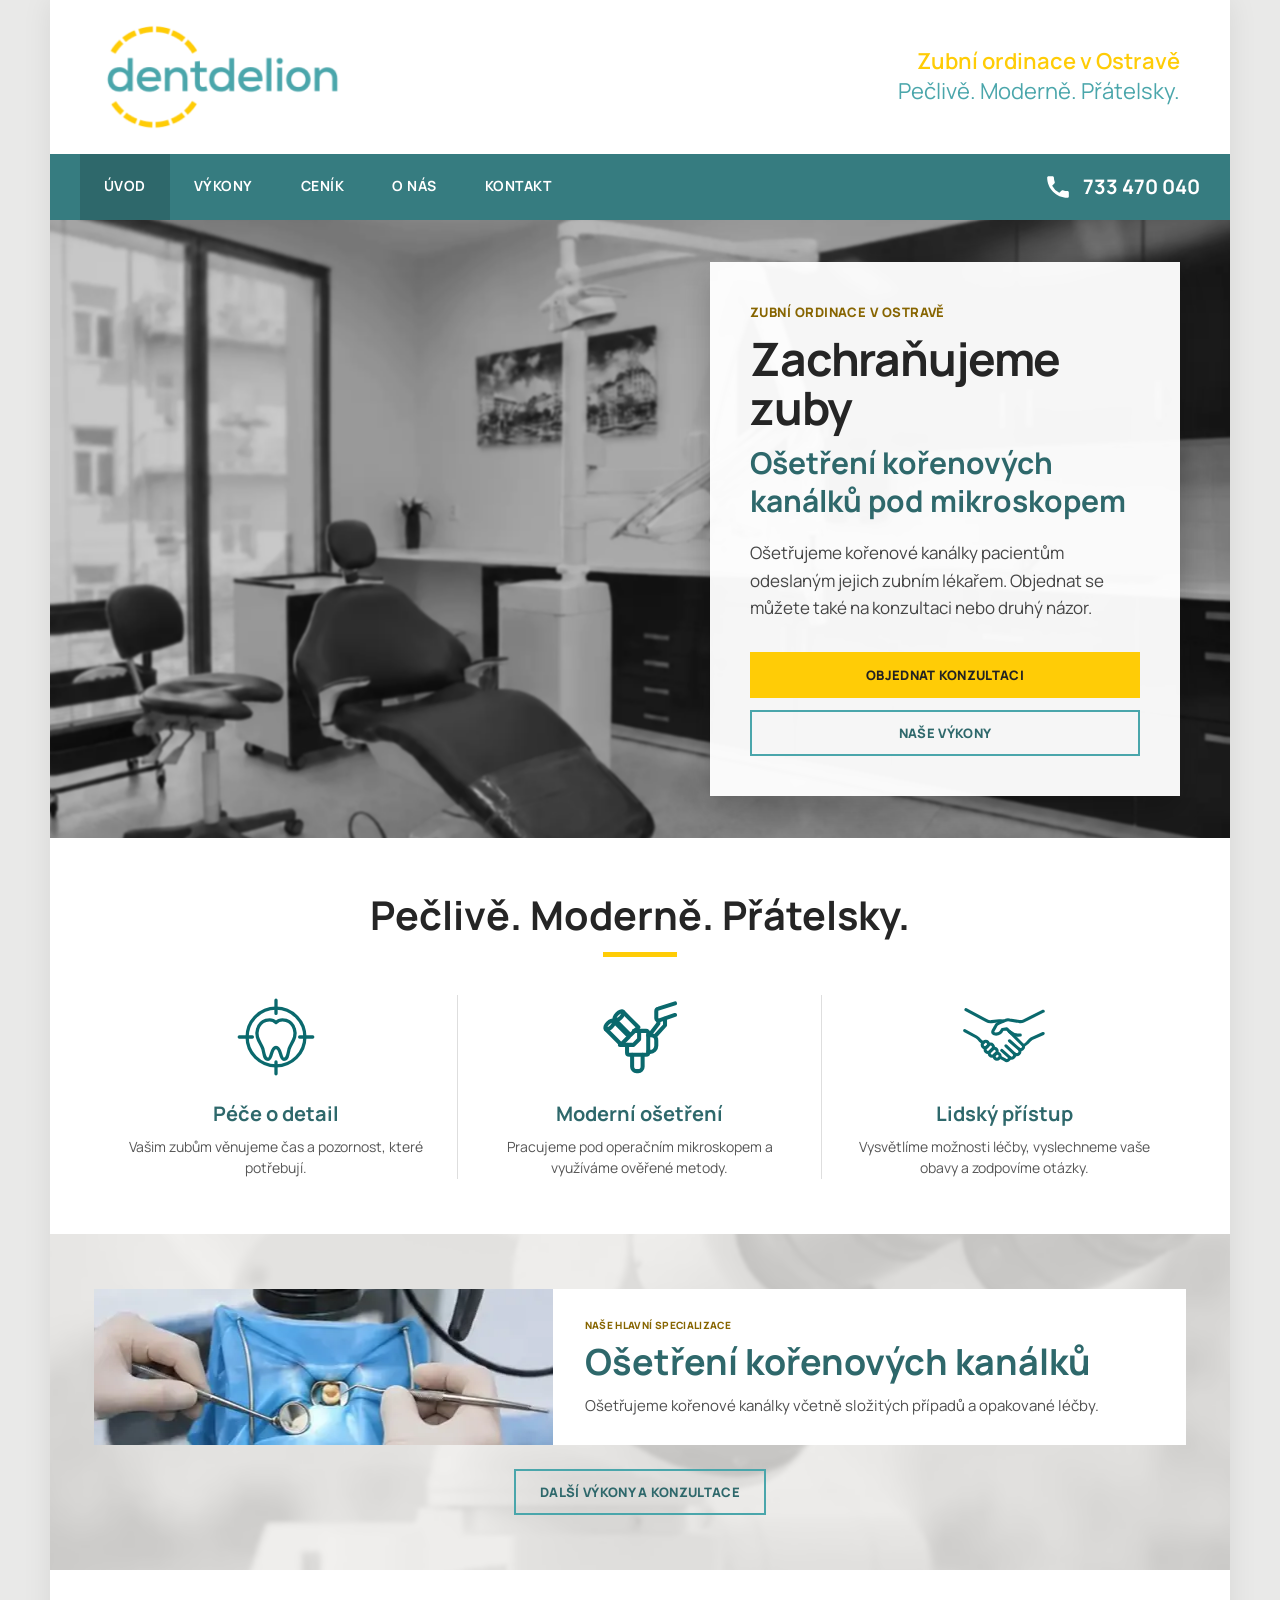
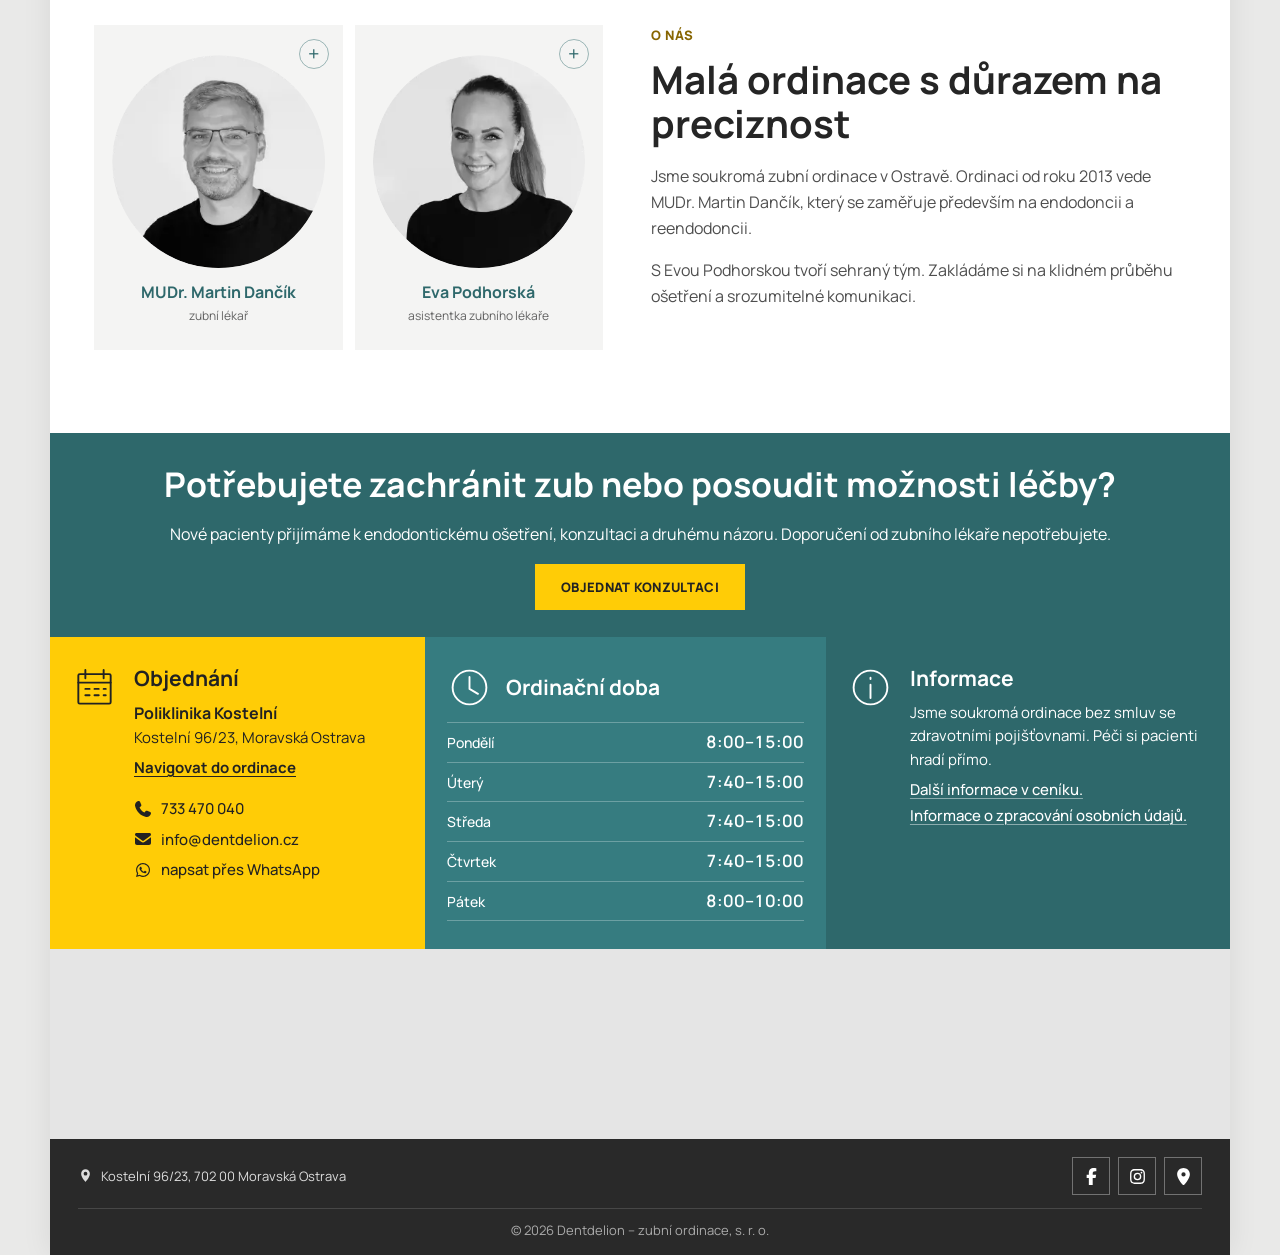
<file: index.html>
<!doctype html>
<html lang="cs">
<head>
  <meta charset="utf-8">
  <meta name="application-version" content="C">
  <meta name="viewport" content="width=device-width, initial-scale=1">
  <title>Endodoncie Ostrava – ošetření kořenových kanálků | Dentdelion</title>
  <meta name="description" content="Ošetření kořenových kanálků a záchrana komplikovaných zubů pod mikroskopem v Ostravě. Přijímáme nové pacienty na endodoncii, konzultace a druhý názor.">
  <link rel="canonical" href="https://dentdelion.cz/">
  <meta name="theme-color" content="#4aa6ab">
  <link rel="icon" type="image/png" href="/favicon-96x96.png" sizes="96x96">
  <link rel="icon" type="image/svg+xml" href="/favicon.svg">
  <link rel="shortcut icon" href="/favicon.ico">
  <link rel="apple-touch-icon" sizes="180x180" href="/apple-touch-icon.png">
  <meta name="apple-mobile-web-app-title" content="Dentdelion">
  <link rel="manifest" href="/site.webmanifest">
  <link rel="preload" href="assets/images/clinic-parallax.webp" as="image" type="image/webp" fetchpriority="high">
  <link rel="stylesheet" href="assets/css/site.css?v=C-20261022">
</head>
<body class="homepage">
  <a class="skip-link" href="#hlavni-obsah">Přejít k obsahu</a>

  <div class="page-shell">
    <header class="site-header">
      <div class="header-inner">
        <a class="brand" href="index.html" aria-label="Dentdelion – úvodní stránka">
          <img src="assets/images/logo.webp" width="250" height="112" alt="Dentdelion">
        </a>
        <div class="motto">
          <strong>Zubní ordinace v Ostravě</strong>
          <span>Pečlivě. Moderně. Přátelsky.</span>
        </div>
      </div>

      <nav class="main-nav" aria-label="Hlavní navigace">
        <button class="nav-toggle" type="button" aria-expanded="false" aria-controls="nav-links">
          <span class="nav-toggle-lines" aria-hidden="true"></span>
          Menu
        </button>
        <div class="nav-links" id="nav-links">
          <a class="active" href="index.html" aria-current="page">Úvod</a>
          <a href="vykony.html">Výkony</a>
          <a href="cenik.html">Ceník</a>
          <a href="#o-nas">O nás</a>
          <a href="#kontakt">Kontakt</a>
        </div>
        <a class="nav-phone" href="tel:+420733470040" aria-label="Zavolat na 733 470 040">
          <svg viewBox="0 0 24 24" aria-hidden="true"><path d="M6.6 10.8a15.5 15.5 0 0 0 6.6 6.6l2.2-2.2c.3-.3.8-.4 1.2-.2 1.3.5 2.7.8 4.1.8.7 0 1.3.6 1.3 1.3v3.6c0 .7-.6 1.3-1.3 1.3C10.4 22 2 13.6 2 3.3 2 2.6 2.6 2 3.3 2h3.6c.7 0 1.3.6 1.3 1.3 0 1.4.3 2.8.8 4.1.1.4.1.9-.2 1.2l-2.2 2.2Z"/></svg>
          <span>733 470 040</span>
        </a>
      </nav>
    </header>

    <main id="hlavni-obsah">
      <section class="hero">
        <div class="hero-media" aria-hidden="true"></div>
        <div class="hero-copy">
          <p class="eyebrow">Zubní ordinace v Ostravě</p>
          <h1>Zachraňujeme zuby</h1>
          <h2>Ošetření kořenových kanálků pod mikroskopem</h2>
          <p>Ošetřujeme kořenové kanálky pacientům odeslaným jejich zubním lékařem. Objednat se můžete také na konzultaci nebo druhý názor.</p>
          <div class="button-row">
            <a class="button button-primary" href="#kontakt">Objednat konzultaci</a>
            <a class="button button-secondary" href="vykony.html">Naše výkony</a>
          </div>
        </div>
      </section>

      <section class="section intro-section" aria-labelledby="intro-title">
        <div class="section-heading">
          <h2 id="intro-title">Pečlivě. Moderně. Přátelsky.</h2>
          <span class="heading-line" aria-hidden="true"></span>
        </div>
        <div class="feature-grid">
          <article class="feature">
            <svg class="feature-icon" viewBox="0 0 64 64" aria-hidden="true" focusable="false">
              <g fill="none" stroke="#0a696d" stroke-width="2.5" stroke-linecap="round" stroke-linejoin="round">
                <circle cx="32" cy="32" r="22"/>
                <path d="M32 4v10M32 51v9M4 32h10M50 32h10"/>
                <path d="M32 21c-4-4-12-2-14 5-2 6 2 10 4 15 1 4 1 8 4 8 3 0 2-9 6-9s3 9 6 9c3 0 3-4 4-8 2-5 6-9 4-15-2-7-10-9-14-5z"/>
              </g>
            </svg>
            <h3>Péče o detail</h3>
            <p>Vašim zubům věnujeme čas a pozornost, které potřebují.</p>
          </article>
          <article class="feature">
            <svg xmlns="http://www.w3.org/2000/svg" class="feature-icon" aria-hidden="true" focusable="false" viewBox="8 8 48 48" fill="none" stroke="#0A696D" stroke-width="2.3" stroke-linecap="round" stroke-linejoin="round">
              <g transform="translate(1 2)">
                <g transform="translate(27.8 26.7) rotate(225)">
                  <path d="M0 -3.2H12.5M0 3.2H12.5M0 -3.2V3.2"/>
                  <ellipse cx="12.5" cy="0" rx="1.5" ry="3.2"/>
                </g>
                <g transform="translate(22.5 32) rotate(225)">
                  <path d="M0 -3.2H12.5M0 3.2H12.5M0 -3.2V3.2"/>
                  <ellipse cx="12.5" cy="0" rx="1.5" ry="3.2"/>
                </g>
                <path d="M19.5 34.5H27.3L30.5 31.3V27"/>
                <path d="M27.5 26.5H34.5A1.2 1.2 0 0 1 35.7 27.7V39A1.2 1.2 0 0 1 34.5 40.2H24.8A1.2 1.2 0 0 1 23.6 39V34.5"/>
                <path d="M35.7 29H37.3A3 3 0 0 1 40.3 32V35A3.5 3.5 0 0 1 36.8 38.5H35.7"/>
                <path d="M26.5 40.2V47A2.5 2.5 0 0 0 29 49.5H30A2.5 2.5 0 0 0 32.5 47V40.2"/>
                <path d="M37.2 27.8L41.5 22.3V20.6M39.8 29.4L45.3 23.3V19.6"/>
                <path d="M51 10.8L41.5 13.8A1.5 1.5 0 0 0 40.3 15.3V19.3A1.3 1.3 0 0 0 42 20.5L51 17.4"/>
              </g>
            </svg>
            <h3>Moderní ošetření</h3>
            <p>Pracujeme pod operačním mikroskopem a využíváme ověřené metody.</p>
          </article>
          <article class="feature">
            <svg xmlns="http://www.w3.org/2000/svg" class="feature-icon" aria-hidden="true" focusable="false" viewBox="0 3 60 60" fill="none" stroke="#0A696D" stroke-width="2.2" stroke-linecap="round" stroke-linejoin="round">
              <g transform="translate(0 1)">
                <path d="M2.8 12.5L17.5 20.3C18.7 21 20 21.2 21.3 21L26.6 20.4C27.9 20.3 28.8 20.4 29.5 20.6"/>
                <path d="M58 13.6L43.8 20.6C43 21 42 21.1 41 21L34 19.8C33 19.6 31.8 19.7 31 20.1L26 22.3C25 22.8 24.5 23.3 24.2 23.9L22.2 27.6C21.6 28.7 22.2 29.7 23.7 29.9C26 30.1 28 28.5 28.8 26.7L32 26.2L43.8 38.1"/>
                <path d="M33.8 28.1C36 30 38.5 31 41.6 30.6"/>
                <path d="M58 29.5L49.8 33.2C48.4 34 47.5 35.2 46.5 36.3C45.8 37 44.8 37.8 43.8 38.1"/>
                <path d="M43.8 38.1A2.1 2.1 0 0 1 40.8 40.7A2.2 2.2 0 0 1 37.3 43.8A2.2 2.2 0 0 1 34 46.6A2 2 0 0 1 30.8 48.4L27.4 46.6"/>
                <path d="M33.9 34.7L40.8 40.7M31.4 38.3L37.3 43.8M28.4 41.6L34 46.6"/>
                <path d="M1.9 27.4L10.3 32C11.7 32.8 12.4 33.8 13.2 34.8C13.8 35.4 14.5 35.8 15.2 36"/>
                <g transform="rotate(-45 16.7 37.3)">
                  <rect x="14.3" y="35.3" width="4.8" height="4" rx="2"/>
                </g>
                <g transform="rotate(-45 19.5 40.1)">
                  <rect x="16.1" y="38.1" width="6.8" height="4" rx="2"/>
                </g>
                <g transform="rotate(-45 22.3 42.9)">
                  <rect x="19.1" y="40.9" width="6.4" height="4" rx="2"/>
                </g>
                <g transform="rotate(-45 25.1 45.7)">
                  <rect x="22.9" y="43.7" width="4.4" height="4" rx="2"/>
                </g>
              </g>
            </svg>
            <h3>Lidský přístup</h3>
            <p>Vysvětlíme možnosti léčby, vyslechneme vaše obavy a zodpovíme otázky.</p>
          </article>
        </div>
      </section>

      <section class="section services-section" id="vykony" aria-labelledby="services-title">
        <div class="service-grid">
          <article class="service-card service-card-featured">
            <img src="assets/images/service-endo-zrcatko-sonda.webp?v=C-20261022" width="459" height="156" alt="Ošetření kořenových kanálků pod operačním mikroskopem" loading="lazy">
            <div class="service-copy">
              <p class="eyebrow">Naše hlavní specializace</p>
              <h2 id="services-title">Ošetření kořenových kanálků</h2>
              <p>Ošetřujeme kořenové kanálky včetně složitých případů a opakované léčby.</p>
            </div>
          </article>
        </div>

        <div class="section-action">
          <a class="button button-secondary" href="vykony.html">Další výkony a konzultace</a>
        </div>
      </section>

      <section class="section about-section" id="o-nas" aria-labelledby="about-title">
        <div class="team-visual" id="tym" aria-label="Tým ordinace Dentdelion">
          <button class="team-member" type="button" data-profile-target="profile-martin" aria-controls="profile-martin" aria-expanded="false">
            <img src="assets/images/martin-dancik.webp?v=C-20261022" width="300" height="300" alt="MUDr. Martin Dančík" loading="lazy">
            <strong>MUDr. Martin Dančík</strong>
            <span class="team-role">zubní lékař</span>
          </button>
          <button class="team-member" type="button" data-profile-target="profile-eva" aria-controls="profile-eva" aria-expanded="false">
            <img src="assets/images/eva-podhorska.webp?v=C-20261022" width="300" height="300" alt="Eva Podhorská" loading="lazy">
            <strong>Eva Podhorská</strong>
            <span class="team-role">asistentka zubního lékaře</span>
          </button>
        </div>

        <div class="about-copy">
          <p class="eyebrow">O nás</p>
          <h2 id="about-title">Malá ordinace s důrazem na preciznost</h2>
          <p>Jsme soukromá zubní ordinace v Ostravě. Ordinaci od roku 2013 vede MUDr. Martin Dančík, který se zaměřuje především na endodoncii a reendodoncii.</p>
          <p>S Evou Podhorskou tvoří sehraný tým. Zakládáme si na klidném průběhu ošetření a srozumitelné komunikaci.</p>
        </div>

        <div class="team-profile-panel" aria-live="polite" hidden>
          <button class="team-profile-close" type="button" aria-label="Zavřít profil">×</button>

          <article class="team-profile" id="profile-martin" hidden>
            <div class="profile-summary">
              <p class="eyebrow">Profesní profil</p>
                <h3>MUDr. Martin Dančík</h3>
                <p class="profile-role">zubní lékař</p>
                <p>Absolvent Lékařské fakulty Univerzity Komenského v Bratislavě (2004). Profesní zkušenosti získal v Česku, Irsku a na Slovensku. Od roku 2013 vede zubní ordinaci Dentdelion v Ostravě. Zaměřuje se především na endodoncii a reendodoncii pod operačním mikroskopem. Je aktivním členem České endodontické společnosti a podílí se na odborném vzdělávání zubních lékařů.</p>
            </div>
            <div class="profile-training">
                <h4>Odborné zaměření a vzdělávání</h4>
                <ul class="training-list">
                  <li><strong>Endodoncie</strong> Mikroskopická endodoncie a reendodoncie, práce s flexibilními endodontickými nástroji, komplikované endodontické případy, regenerativní endodoncie, periapikální záněty, endodontická mikrochirurgie, ošetření úrazů zubů, postendodontické rekonstrukce a spolupráce s čelistní chirurgií.</li>
                  <li><strong>Medicína a bezpečnost</strong> KPR a krizové stavy v ordinaci, onemocnění čelistního kloubu, hygiena v zubní ordinaci a radiologická ochrana.</li>
                  <li><strong>Komunikace a profesní rozvoj</strong> Komunikace s pacientem, efektivní spolupráce týmu a odborné kongresy v Česku i zahraničí.</li>
                </ul>
            </div>
          </article>

          <article class="team-profile" id="profile-eva" hidden>
            <div class="profile-summary">
              <p class="eyebrow">Profesní profil</p>
                <h3>Eva Podhorská</h3>
                <p class="profile-role">asistentka zubního lékaře</p>
                <p>Od roku 2013 pracuje v ordinaci Dentdelion jako asistentka zubního lékaře. Připravuje ordinaci a materiály, asistuje při ošetřeních pod operačním mikroskopem a pomáhá koordinovat každodenní chod pracoviště. Dbá na klidný průběh ošetření, přesnost a pohodlí pacientů. Pravidelně se účastní odborných kurzů a kongresů.</p>
            </div>
            <div class="profile-training">
                <h4>Odborné zaměření a vzdělávání</h4>
                <ul class="training-list">
                  <li><strong>Endodontická asistence</strong> Asistence při práci s operačním mikroskopem a při komplikovaných endodontických výkonech.</li>
                  <li><strong>Bezpečnost a provoz ordinace</strong> KPR a krizové stavy, hygiena v zubní ordinaci a radiologická ochrana.</li>
                  <li><strong>Komunikace a profesní rozvoj</strong> Efektivní komunikace, spolupráce týmu a kongresy Ostravské dentální akademie.</li>
                </ul>
            </div>
          </article>
        </div>
      </section>

      <section class="cta-section" aria-labelledby="cta-title">
        <h2 id="cta-title">Potřebujete zachránit zub nebo posoudit možnosti léčby?</h2>
        <p>Nové pacienty přijímáme k endodontickému ošetření, konzultaci a druhému názoru. Doporučení od zubního lékaře nepotřebujete.</p>
        <a class="button button-primary" href="#kontakt">Objednat konzultaci</a>
      </section>

      <section class="contact-strip" id="kontakt" aria-label="Kontaktní informace">
        <article class="contact-card booking">
          <svg viewBox="0 0 64 64" aria-hidden="true"><rect x="9" y="13" width="46" height="42" rx="2"/><path d="M19 7v12M45 7v12M9 25h46M19 34h6m7 0h6m7 0h3m-29 9h6m7 0h6m7 0h3"/></svg>
          <div>
            <h2>Objednání</h2>
            <address class="contact-address">
              <strong>Poliklinika Kostelní</strong>
              Kostelní 96/23, Moravská Ostrava
              <a class="contact-directions" href="https://www.google.com/maps/dir/?api=1&amp;destination=Kosteln%C3%AD%2096%2F23%2C%20Moravsk%C3%A1%20Ostrava" target="_blank" rel="noopener noreferrer">Navigovat do ordinace</a>
            </address>
            <div class="contact-links">
              <a href="tel:+420733470040"><svg class="contact-icon" aria-hidden="true" focusable="false" xmlns="http://www.w3.org/2000/svg" viewBox="0 0 512 512"><!--! Font Awesome Free 7.3.1 by @fontawesome - https://fontawesome.com License - https://fontawesome.com/license/free (Icons: CC BY 4.0, Fonts: SIL OFL 1.1, Code: MIT License) Copyright 2026 Fonticons, Inc. --><path fill="currentColor" d="M160.2 25C152.3 6.1 131.7-3.9 112.1 1.4l-5.5 1.5c-64.6 17.6-119.8 80.2-103.7 156.4 37.1 175 174.8 312.7 349.8 349.8 76.3 16.2 138.8-39.1 156.4-103.7l1.5-5.5c5.4-19.7-4.7-40.3-23.5-48.1l-97.3-40.5c-16.5-6.9-35.6-2.1-47 11.8l-38.6 47.2C233.9 335.4 177.3 277 144.8 205.3L189 169.3c13.9-11.3 18.6-30.4 11.8-47L160.2 25z"/></svg><span>733 470 040</span></a>
              <a href="mailto:info@dentdelion.cz"><svg class="contact-icon" aria-hidden="true" focusable="false" xmlns="http://www.w3.org/2000/svg" viewBox="0 0 512 512"><!--! Font Awesome Free 7.3.1 by @fontawesome - https://fontawesome.com License - https://fontawesome.com/license/free (Icons: CC BY 4.0, Fonts: SIL OFL 1.1, Code: MIT License) Copyright 2026 Fonticons, Inc. --><path fill="currentColor" d="M48 64c-26.5 0-48 21.5-48 48 0 15.1 7.1 29.3 19.2 38.4l208 156c17.1 12.8 40.5 12.8 57.6 0l208-156c12.1-9.1 19.2-23.3 19.2-38.4 0-26.5-21.5-48-48-48L48 64zM0 196L0 384c0 35.3 28.7 64 64 64l384 0c35.3 0 64-28.7 64-64l0-188-198.4 148.8c-34.1 25.6-81.1 25.6-115.2 0L0 196z"/></svg><span>info@dentdelion.cz</span></a>
              <a href="https://wa.me/420733470040" target="_blank" rel="noopener noreferrer"><svg class="contact-icon" aria-hidden="true" focusable="false" xmlns="http://www.w3.org/2000/svg" viewBox="0 0 448 512"><!--! Font Awesome Free 7.3.1 by @fontawesome - https://fontawesome.com License - https://fontawesome.com/license/free (Icons: CC BY 4.0, Fonts: SIL OFL 1.1, Code: MIT License) Copyright 2026 Fonticons, Inc. --><path fill="currentColor" d="M380.9 97.1c-41.9-42-97.7-65.1-157-65.1-122.4 0-222 99.6-222 222 0 39.1 10.2 77.3 29.6 111L0 480 117.7 449.1c32.4 17.7 68.9 27 106.1 27l.1 0c122.3 0 224.1-99.6 224.1-222 0-59.3-25.2-115-67.1-157zm-157 341.6c-33.2 0-65.7-8.9-94-25.7l-6.7-4-69.8 18.3 18.6-68.1-4.4-7c-18.5-29.4-28.2-63.3-28.2-98.2 0-101.7 82.8-184.5 184.6-184.5 49.3 0 95.6 19.2 130.4 54.1s56.2 81.2 56.1 130.5c0 101.8-84.9 184.6-186.6 184.6zM325.1 300.5c-5.5-2.8-32.8-16.2-37.9-18-5.1-1.9-8.8-2.8-12.5 2.8s-14.3 18-17.6 21.8c-3.2 3.7-6.5 4.2-12 1.4-32.6-16.3-54-29.1-75.5-66-5.7-9.8 5.7-9.1 16.3-30.3 1.8-3.7 .9-6.9-.5-9.7s-12.5-30.1-17.1-41.2c-4.5-10.8-9.1-9.3-12.5-9.5-3.2-.2-6.9-.2-10.6-.2s-9.7 1.4-14.8 6.9c-5.1 5.6-19.4 19-19.4 46.3s19.9 53.7 22.6 57.4c2.8 3.7 39.1 59.7 94.8 83.8 35.2 15.2 49 16.5 66.6 13.9 10.7-1.6 32.8-13.4 37.4-26.4s4.6-24.1 3.2-26.4c-1.3-2.5-5-3.9-10.5-6.6z"/></svg><span>napsat přes WhatsApp</span></a>
            </div>
          </div>
        </article>
        <article class="contact-card hours">
          <svg viewBox="0 0 64 64" aria-hidden="true"><circle cx="32" cy="32" r="24"/><path d="M32 17v17l12 7"/></svg>
          <div><h2>Ordinační doba</h2></div>
          <dl class="hours-schedule">
            <div><dt>Pondělí</dt><dd>8:00–15:00</dd></div>
            <div><dt>Úterý</dt><dd>7:40–15:00</dd></div>
            <div><dt>Středa</dt><dd>7:40–15:00</dd></div>
            <div><dt>Čtvrtek</dt><dd>7:40–15:00</dd></div>
            <div><dt>Pátek</dt><dd>8:00–10:00</dd></div>
          </dl>
        </article>
        <article class="contact-card info">
          <svg viewBox="0 0 64 64" aria-hidden="true"><circle cx="32" cy="32" r="24"/><path d="M32 28v19M32 18v2"/></svg>
          <div><h2>Informace</h2><p>Jsme soukromá ordinace bez smluv se zdravotními pojišťovnami. Péči si pacienti hradí přímo.<a href="cenik.html">Další informace v ceníku.</a><a href="osobni-udaje.html">Informace o zpracování osobních údajů.</a></p></div>
        </article>
      </section>

      <section class="map-section" aria-label="Mapa ordinace Dentdelion">
        <iframe
          title="Dentdelion – zubní ordinace v Ostravě"
          src="https://www.google.com/maps/embed?pb=!1m18!1m12!1m3!1d454.9024154411196!2d18.29537503677889!3d49.83650727213148!2m3!1f0!2f0!3f0!3m2!1i1024!2i768!4f13.1!3m3!1m2!1s0x0%3A0x138e2c8b15ed4aa6!2sDentdelion%20-%20zubn%C3%AD%20ordinace%2C%20s.r.o.!5e0!3m2!1scs!2scz!4v1623936894199!5m2!1scs!2scz"
          allowfullscreen
          loading="lazy"
          referrerpolicy="strict-origin-when-cross-origin">
        </iframe>
      </section>
    </main>

    <footer class="site-footer">
      <div class="footer-main">
        <p class="footer-address"><svg viewBox="0 0 24 24" aria-hidden="true"><path d="M12 22s7-7.1 7-13A7 7 0 1 0 5 9c0 5.9 7 13 7 13Zm0-10a3 3 0 1 1 0-6 3 3 0 0 1 0 6Z"/></svg> Kostelní 96/23, 702 00 Moravská Ostrava</p>

        <!-- Font Awesome Free 7.3.1: Icons CC BY 4.0, code MIT. https://fontawesome.com/license/free -->
        <nav class="social-links" aria-label="Dentdelion na internetu">
          <a href="https://www.facebook.com/dentdelion.ostrava/" target="_blank" rel="noopener noreferrer" aria-label="Dentdelion na Facebooku" title="Facebook">
            <svg viewBox="0 0 320 512" aria-hidden="true"><path d="M80 299.3v212.7h116V299.3h86.5l18-97.8H196v-34.6c0-51.7 20.3-71.5 72.7-71.5 16.3 0 29.4.4 37 1.2V7.9C291.4 4 256.4 0 236.2 0 129.3 0 80 50.5 80 159.4v42.1H14v97.8h66z"/></svg>
          </a>
          <a href="https://www.instagram.com/dentdelion.ostrava/" target="_blank" rel="noopener noreferrer" aria-label="Dentdelion na Instagramu" title="Instagram">
            <svg viewBox="0 0 448 512" aria-hidden="true"><path d="M224.3 141a115 115 0 1 0-.6 230 115 115 0 1 0 .6-230zm-.6 40.4a74.6 74.6 0 1 1 .6 149.2 74.6 74.6 0 1 1-.6-149.2zm93.4-45.1a26.8 26.8 0 1 1 53.6 0 26.8 26.8 0 1 1-53.6 0zm129.7 27.2c-1.7-35.9-9.9-67.7-36.2-93.9-26.2-26.2-58-34.4-93.9-36.2-37-2.1-147.9-2.1-184.9 0-35.8 1.7-67.6 9.9-93.9 36.1s-34.4 58-36.2 93.9c-2.1 37-2.1 147.9 0 184.9 1.7 35.9 9.9 67.7 36.2 93.9s58 34.4 93.9 36.2c37 2.1 147.9 2.1 184.9 0 35.9-1.7 67.7-9.9 93.9-36.2 26.2-26.2 34.4-58 36.2-93.9 2.1-37 2.1-147.8 0-184.8zM399 388c-7.8 19.6-22.9 34.7-42.6 42.6-29.5 11.7-99.5 9-132.1 9s-102.7 2.6-132.1-9c-19.6-7.8-34.7-22.9-42.6-42.6-11.7-29.5-9-99.5-9-132.1s-2.6-102.7 9-132.1c7.8-19.6 22.9-34.7 42.6-42.6 29.5-11.7 99.5-9 132.1-9s102.7-2.6 132.1 9c19.6 7.8 34.7 22.9 42.6 42.6 11.7 29.5 9 99.5 9 132.1s2.7 102.7-9 132.1z"/></svg>
          </a>
          <a href="https://www.firmy.cz/detail/12841687-zubni-ordinace-dentdelion-ostrava-moravska-ostrava.html" target="_blank" rel="noopener noreferrer" aria-label="Dentdelion na Firmy.cz" title="Firmy.cz">
            <svg viewBox="0 0 384 512" aria-hidden="true"><path d="M0 188.6C0 84.4 86 0 192 0s192 84.4 192 188.6c0 119.3-120.2 262.3-170.4 316.8-11.8 12.8-31.5 12.8-43.3 0C120.2 450.9 0 307.9 0 188.6zM192 256a64 64 0 1 0 0-128 64 64 0 1 0 0 128z"/></svg>
          </a>
        </nav>
      </div>
      <p class="footer-copyright">© <span id="current-year">2026</span> Dentdelion – zubní ordinace, s. r. o.</p>
    </footer>
  </div>

  <script src="assets/js/site.js?v=C-20261022"></script>
</body>
</html>
</file>
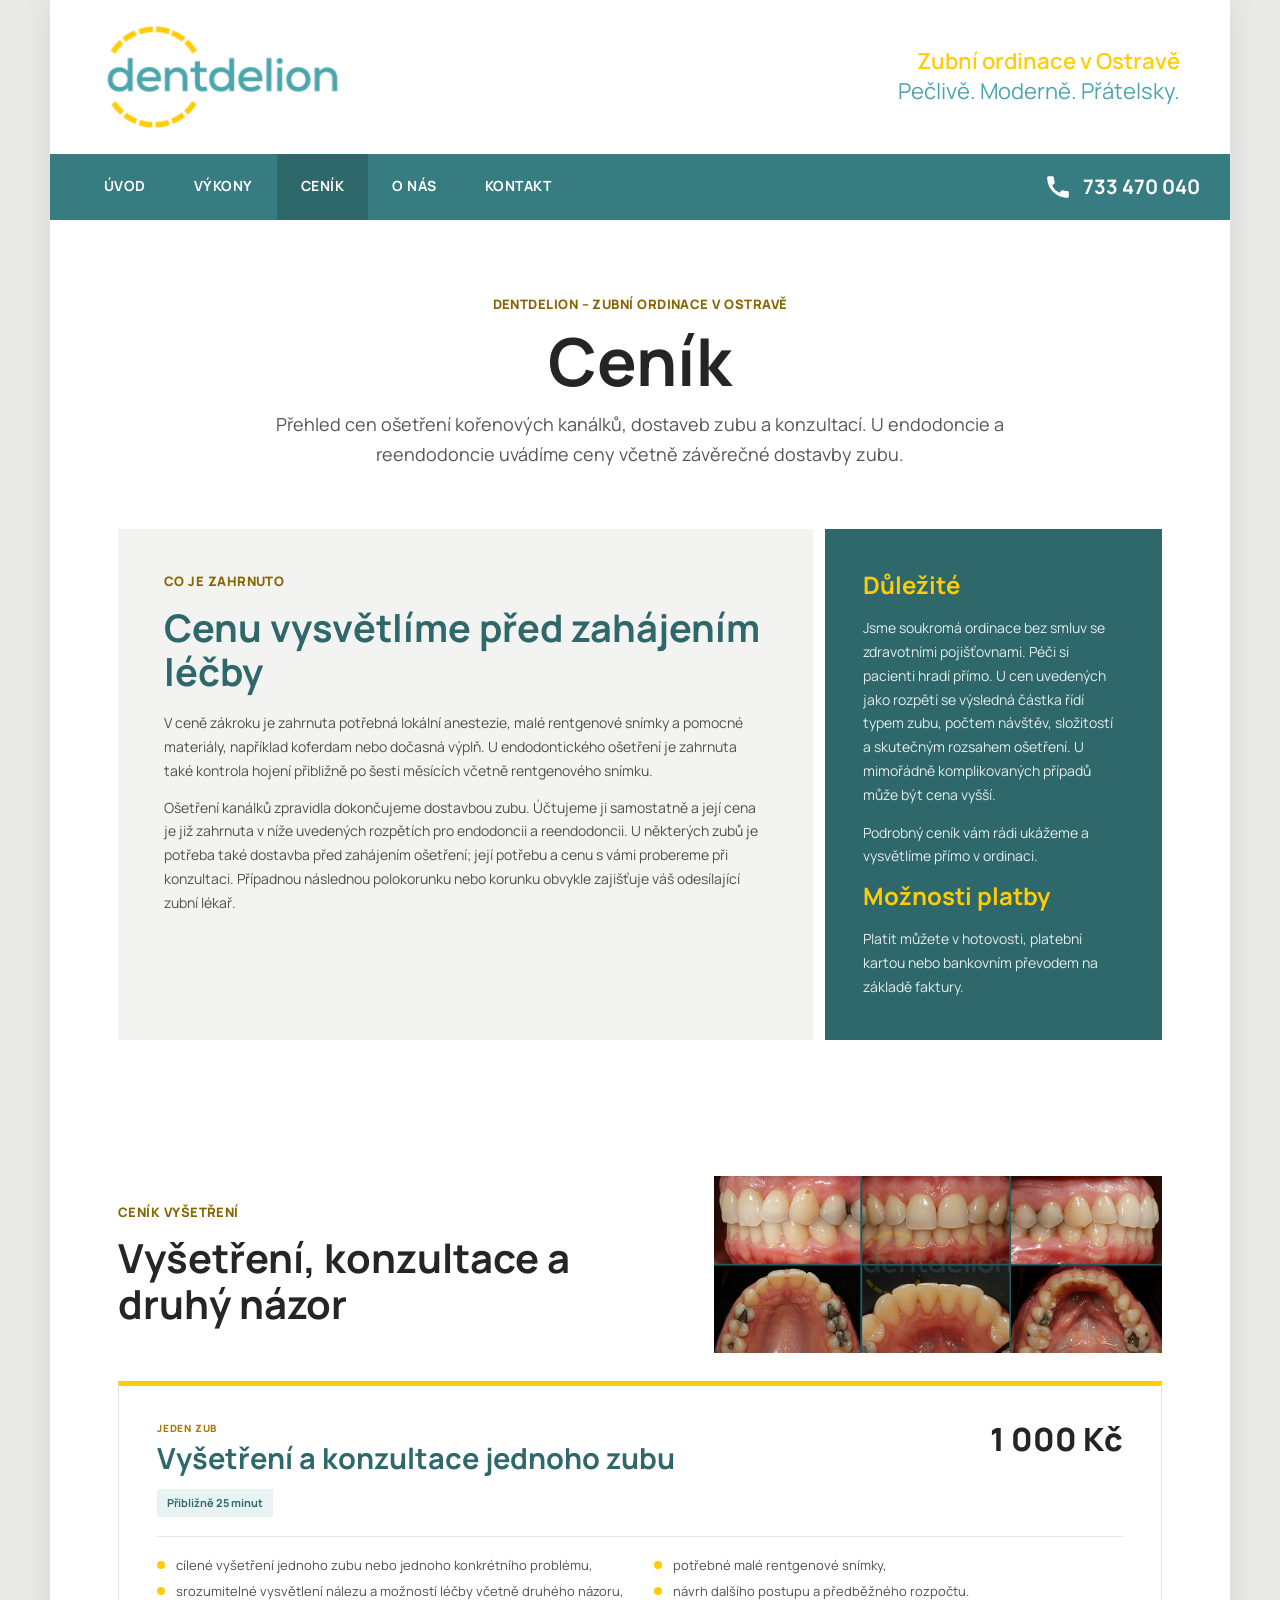
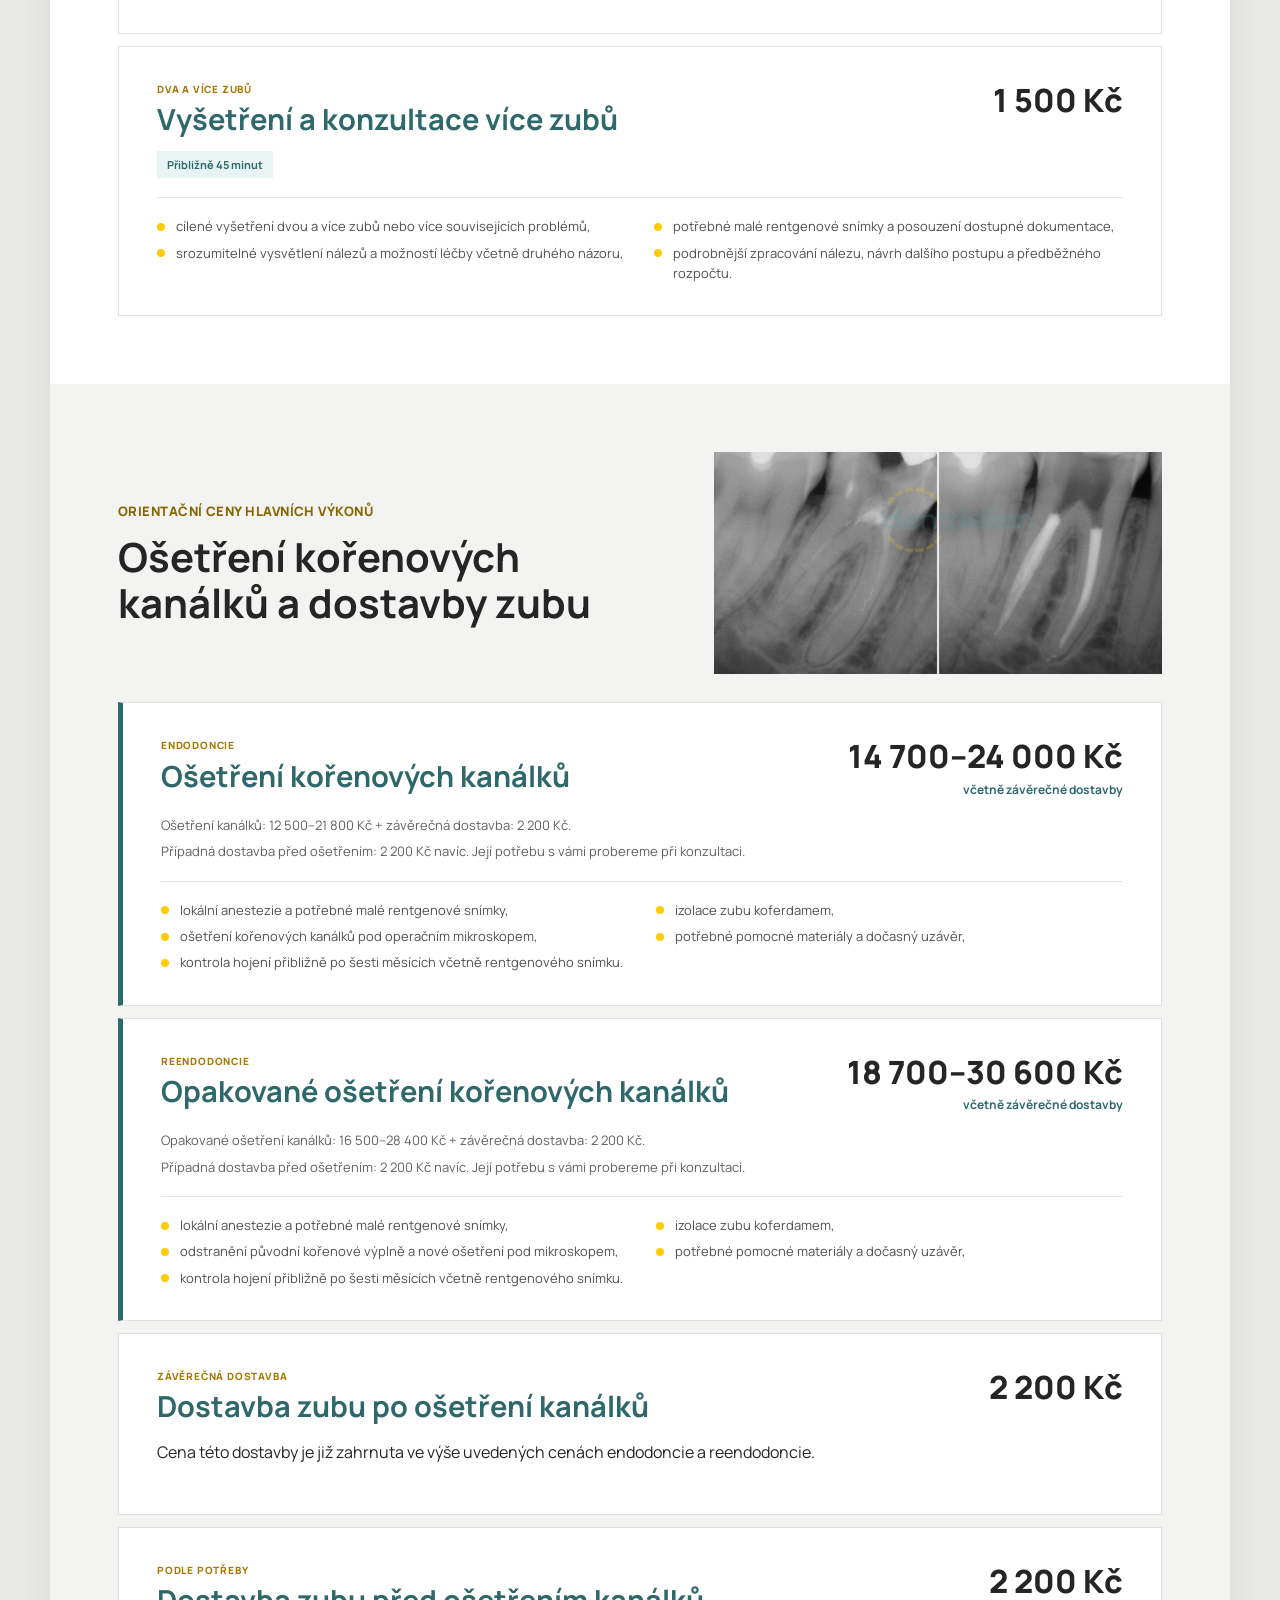
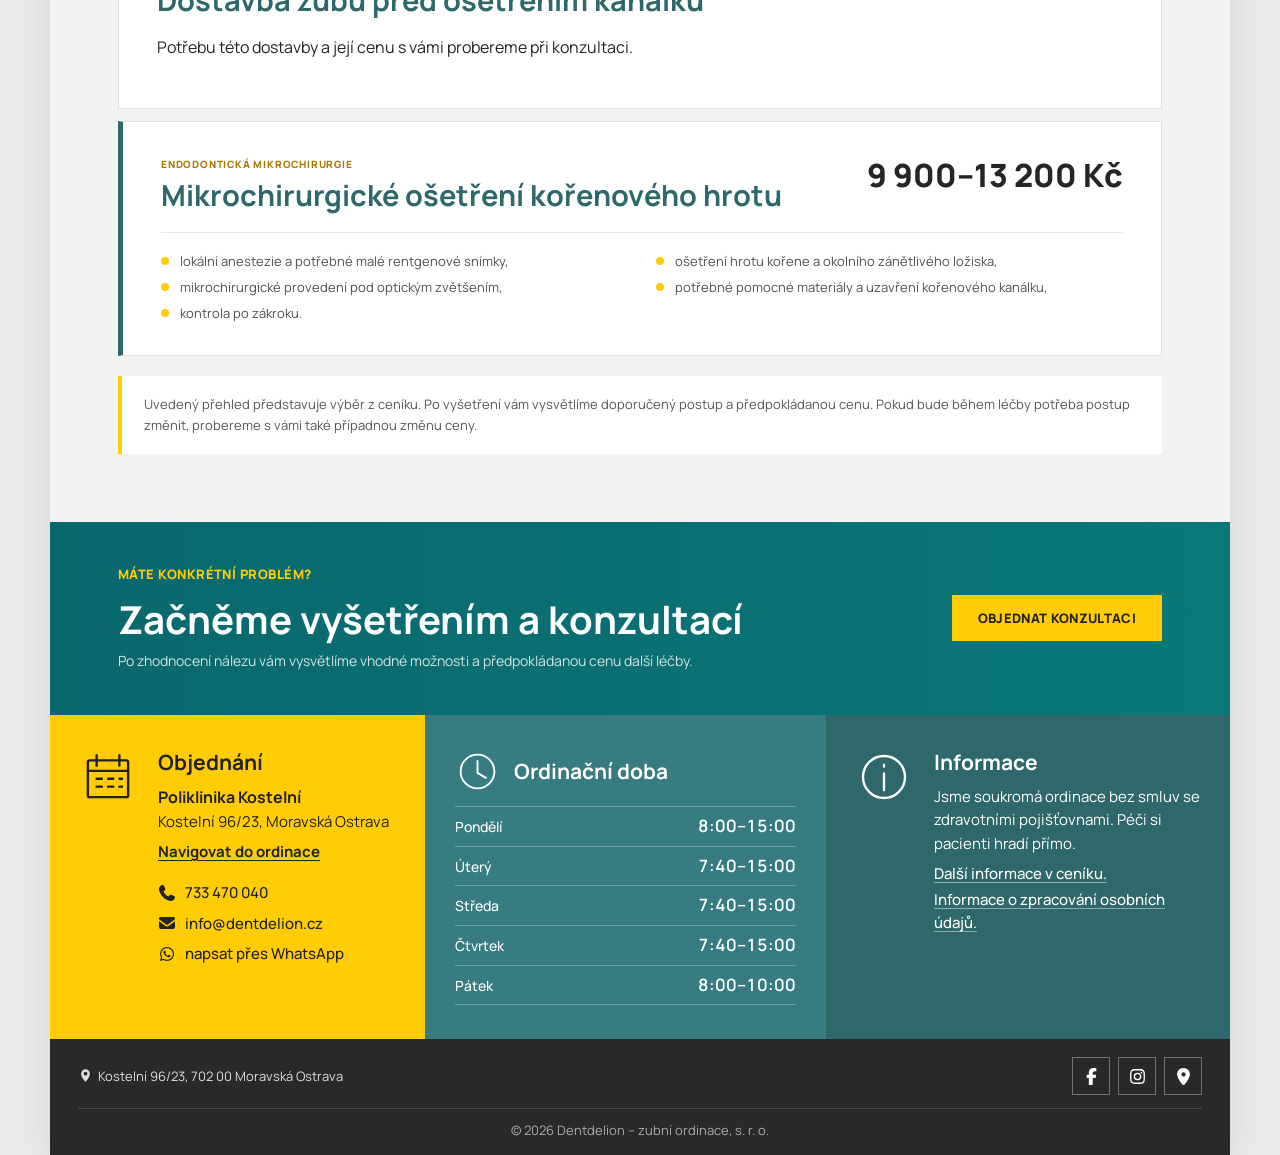
<file: cenik.html>
<!doctype html>
<html lang="cs">
<head>
  <meta charset="utf-8">
  <meta name="application-version" content="C">
  <meta name="viewport" content="width=device-width, initial-scale=1">
  <title>Ceník | Dentdelion – zubní ordinace Ostrava</title>
  <meta name="description" content="Ceník cílených vyšetření, konzultací, endodoncie, reendodoncie a navazujících rekonstrukcí v ordinaci Dentdelion v Ostravě.">
  <link rel="canonical" href="https://dentdelion.cz/cenik.html">
  <meta name="theme-color" content="#4aa6ab">
  <link rel="icon" type="image/png" href="/favicon-96x96.png" sizes="96x96">
  <link rel="icon" type="image/svg+xml" href="/favicon.svg">
  <link rel="shortcut icon" href="/favicon.ico">
  <link rel="apple-touch-icon" sizes="180x180" href="/apple-touch-icon.png">
  <meta name="apple-mobile-web-app-title" content="Dentdelion">
  <link rel="manifest" href="/site.webmanifest">
  <link rel="stylesheet" href="assets/css/site.css?v=C-20261022">
  <link rel="stylesheet" href="assets/css/cenik.css?v=C-20261022-fotky">
</head>
<body>
  <a class="skip-link" href="#hlavni-obsah">Přejít k obsahu</a>

  <div class="page-shell">
    <header class="site-header">
      <div class="header-inner">
        <a class="brand" href="index.html" aria-label="Dentdelion – úvodní stránka">
          <img src="assets/images/logo.webp" width="250" height="112" alt="Dentdelion">
        </a>
        <div class="motto">
          <strong>Zubní ordinace v Ostravě</strong>
          <span>Pečlivě. Moderně. Přátelsky.</span>
        </div>
      </div>

      <nav class="main-nav" aria-label="Hlavní navigace">
        <button class="nav-toggle" type="button" aria-expanded="false" aria-controls="nav-links">
          <span class="nav-toggle-lines" aria-hidden="true"></span>
          Menu
        </button>
        <div class="nav-links" id="nav-links">
          <a href="index.html">Úvod</a>
          <a href="vykony.html">Výkony</a>
          <a class="active" href="cenik.html" aria-current="page">Ceník</a>
          <a href="index.html#o-nas">O nás</a>
          <a href="index.html#kontakt">Kontakt</a>
        </div>
        <a class="nav-phone" href="tel:+420733470040" aria-label="Zavolat na 733 470 040">
          <svg viewBox="0 0 24 24" aria-hidden="true"><path d="M6.6 10.8a15.5 15.5 0 0 0 6.6 6.6l2.2-2.2c.3-.3.8-.4 1.2-.2 1.3.5 2.7.8 4.1.8.7 0 1.3.6 1.3 1.3v3.6c0 .7-.6 1.3-1.3 1.3C10.4 22 2 13.6 2 3.3 2 2.6 2.6 2 3.3 2h3.6c.7 0 1.3.6 1.3 1.3 0 1.4.3 2.8.8 4.1.1.4.1.9-.2 1.2l-2.2 2.2Z"/></svg>
          <span>733 470 040</span>
        </a>
      </nav>
    </header>

    <main id="hlavni-obsah" class="price-page">
      <section class="price-hero" aria-labelledby="price-title">
        <p class="eyebrow">Dentdelion – zubní ordinace v Ostravě</p>
        <h1 id="price-title">Ceník</h1>
        <p>Přehled cen ošetření kořenových kanálků, dostaveb zubu a konzultací. U endodoncie a reendodoncie uvádíme ceny včetně závěrečné dostavby zubu.</p>
      </section>

      <section class="price-information" aria-label="Důležité informace k cenám">
        <div class="price-information-main">
          <p class="eyebrow">Co je zahrnuto</p>
          <h2>Cenu vysvětlíme před zahájením léčby</h2>
          <p>V ceně zákroku je zahrnuta potřebná lokální anestezie, malé rentgenové snímky a pomocné materiály, například koferdam nebo dočasná výplň. U endodontického ošetření je zahrnuta také kontrola hojení přibližně po šesti měsících včetně rentgenového snímku.</p>
          <p>Ošetření kanálků zpravidla dokončujeme dostavbou zubu. Účtujeme ji samostatně a její cena je již zahrnuta v níže uvedených rozpětích pro endodoncii a reendodoncii. U některých zubů je potřeba také dostavba před zahájením ošetření; její potřebu a cenu s vámi probereme při konzultaci. Případnou následnou polokorunku nebo korunku obvykle zajišťuje váš odesílající zubní lékař.</p>
        </div>
        <aside class="price-notice">
          <h2>Důležité</h2>
          <p>Jsme soukromá ordinace bez smluv se zdravotními pojišťovnami. Péči si pacienti hradí přímo. U cen uvedených jako rozpětí se výsledná částka řídí typem zubu, počtem návštěv, složitostí a skutečným rozsahem ošetření. U mimořádně komplikovaných případů může být cena vyšší.</p>
          <p>Podrobný ceník vám rádi ukážeme a vysvětlíme přímo v ordinaci.</p>
          <h2>Možnosti platby</h2>
          <p>Platit můžete v hotovosti, platební kartou nebo bankovním převodem na základě faktury.</p>
        </aside>
      </section>

      <section class="price-list-section" id="cenik" aria-labelledby="examination-prices-title">
        <header class="price-group-heading price-group-heading-with-photo">
          <div>
            <p class="eyebrow">Ceník vyšetření</p>
            <h2 id="examination-prices-title">Vyšetření, konzultace a druhý názor</h2>
          </div>
          <figure class="price-case-photo">
            <a href="assets/images/vysetreni-fotodokumentace-dentdelion.webp" target="_blank" rel="noopener noreferrer" aria-label="Otevřít fotodokumentaci chrupu v plné velikosti (nová karta)">
              <img src="assets/images/vysetreni-fotodokumentace-dentdelion-600.webp" srcset="assets/images/vysetreni-fotodokumentace-dentdelion-600.webp 600w, assets/images/vysetreni-fotodokumentace-dentdelion.webp 992w" sizes="(max-width: 560px) calc(100vw - 40px), (max-width: 760px) 520px, (max-width: 980px) calc(44.445vw - 51.556px), (max-width: 1180px) calc(44.445vw - 76.445px), 448px" decoding="async" width="992" height="391" alt="Fotodokumentace chrupu z několika pohledů při vyšetření – fotografie ordinace Dentdelion" loading="lazy">
            </a>
          </figure>
        </header>

        <div class="price-list">
          <article class="price-item price-item-highlight">
            <div class="price-item-heading">
              <div><p class="price-label">Jeden zub</p><h3>Vyšetření a konzultace jednoho zubu</h3></div>
              <strong class="price-value">1 000 Kč</strong>
            </div>
            <p class="price-duration">Přibližně 25 minut</p>
            <ul class="price-details">
              <li>cílené vyšetření jednoho zubu nebo jednoho konkrétního problému,</li>
              <li>potřebné malé rentgenové snímky,</li>
              <li>srozumitelné vysvětlení nálezu a možností léčby včetně druhého názoru,</li>
              <li>návrh dalšího postupu a předběžného rozpočtu.</li>
            </ul>
          </article>

          <article class="price-item">
            <div class="price-item-heading">
              <div><p class="price-label">Dva a více zubů</p><h3>Vyšetření a konzultace více zubů</h3></div>
              <strong class="price-value">1 500 Kč</strong>
            </div>
            <p class="price-duration">Přibližně 45 minut</p>
            <ul class="price-details">
              <li>cílené vyšetření dvou a více zubů nebo více souvisejících problémů,</li>
              <li>potřebné malé rentgenové snímky a posouzení dostupné dokumentace,</li>
              <li>srozumitelné vysvětlení nálezů a možností léčby včetně druhého názoru,</li>
              <li>podrobnější zpracování nálezu, návrh dalšího postupu a předběžného rozpočtu.</li>
            </ul>
          </article>




        </div>
      </section>

      <section class="price-list-section price-list-section-soft" aria-labelledby="treatment-prices-title">
        <header class="price-group-heading price-group-heading-with-photo">
          <div>
            <p class="eyebrow">Orientační ceny hlavních výkonů</p>
            <h2 id="treatment-prices-title">Ošetření kořenových kanálků a dostavby zubu</h2>
          </div>
          <figure class="price-case-photo">
            <a href="assets/images/endo-rentgen-pred-po-dentdelion.webp" target="_blank" rel="noopener noreferrer" aria-label="Otevřít rentgenové snímky před ošetřením a po něm v plné velikosti (nová karta)">
              <img src="assets/images/endo-rentgen-pred-po-dentdelion-600.webp" srcset="assets/images/endo-rentgen-pred-po-dentdelion-600.webp 600w, assets/images/endo-rentgen-pred-po-dentdelion.webp 992w" sizes="(max-width: 560px) calc(100vw - 40px), (max-width: 760px) 520px, (max-width: 980px) calc(44.445vw - 51.556px), (max-width: 1180px) calc(44.445vw - 76.445px), 448px" decoding="async" width="992" height="492" alt="Rentgenové snímky zubu před ošetřením kořenových kanálků a po něm – případ ordinace Dentdelion" loading="lazy">
            </a>
          </figure>
        </header>

        <div class="price-list">
          <article class="price-item price-item-endodontics">
            <div class="price-item-heading">
              <div><p class="price-label">Endodoncie</p><h3>Ošetření kořenových kanálků</h3></div>
              <div class="price-amount">
                <strong class="price-value">14 700–24 000 Kč</strong>
                <span class="price-includes">včetně závěrečné dostavby</span>
              </div>
            </div>
            <p class="price-breakdown">Ošetření kanálků: 12 500–21 800 Kč + závěrečná dostavba: 2 200 Kč.</p>
            <p class="price-extra">Případná dostavba před ošetřením: 2 200 Kč navíc. Její potřebu s vámi probereme při konzultaci.</p>
            <ul class="price-details">
              <li>lokální anestezie a potřebné malé rentgenové snímky,</li>
              <li>izolace zubu koferdamem,</li>
              <li>ošetření kořenových kanálků pod operačním mikroskopem,</li>
              <li>potřebné pomocné materiály a dočasný uzávěr,</li>
              <li>kontrola hojení přibližně po šesti měsících včetně rentgenového snímku.</li>
            </ul>
          </article>

          <article class="price-item price-item-endodontics">
            <div class="price-item-heading">
              <div><p class="price-label">Reendodoncie</p><h3>Opakované ošetření kořenových kanálků</h3></div>
              <div class="price-amount">
                <strong class="price-value">18 700–30 600 Kč</strong>
                <span class="price-includes">včetně závěrečné dostavby</span>
              </div>
            </div>
            <p class="price-breakdown">Opakované ošetření kanálků: 16 500–28 400 Kč + závěrečná dostavba: 2 200 Kč.</p>
            <p class="price-extra">Případná dostavba před ošetřením: 2 200 Kč navíc. Její potřebu s vámi probereme při konzultaci.</p>
            <ul class="price-details">
              <li>lokální anestezie a potřebné malé rentgenové snímky,</li>
              <li>izolace zubu koferdamem,</li>
              <li>odstranění původní kořenové výplně a nové ošetření pod mikroskopem,</li>
              <li>potřebné pomocné materiály a dočasný uzávěr,</li>
              <li>kontrola hojení přibližně po šesti měsících včetně rentgenového snímku.</li>
            </ul>
          </article>

          <article class="price-item">
            <div class="price-item-heading">
              <div><p class="price-label">Závěrečná dostavba</p><h3>Dostavba zubu po ošetření kanálků</h3></div>
              <strong class="price-value">2 200 Kč</strong>
            </div>
            <p>Cena této dostavby je již zahrnuta ve výše uvedených cenách endodoncie a reendodoncie.</p>
          </article>

          <article class="price-item">
            <div class="price-item-heading">
              <div><p class="price-label">Podle potřeby</p><h3>Dostavba zubu před ošetřením kanálků</h3></div>
              <strong class="price-value">2 200 Kč</strong>
            </div>
            <p>Potřebu této dostavby a její cenu s vámi probereme při konzultaci.</p>
          </article>

          <article class="price-item price-item-endodontics">
            <div class="price-item-heading">
              <div><p class="price-label">Endodontická mikrochirurgie</p><h3>Mikrochirurgické ošetření kořenového hrotu</h3></div>
              <strong class="price-value">9 900–13 200 Kč</strong>
            </div>
            <ul class="price-details">
              <li>lokální anestezie a potřebné malé rentgenové snímky,</li>
              <li>ošetření hrotu kořene a okolního zánětlivého ložiska,</li>
              <li>mikrochirurgické provedení pod optickým zvětšením,</li>
              <li>potřebné pomocné materiály a uzavření kořenového kanálku,</li>
              <li>kontrola po zákroku.</li>
            </ul>
          </article>






        </div>

        <p class="price-list-note">Uvedený přehled představuje výběr z ceníku. Po vyšetření vám vysvětlíme doporučený postup a předpokládanou cenu. Pokud bude během léčby potřeba postup změnit, probereme s vámi také případnou změnu ceny.</p>
      </section>

      <section class="price-cta" aria-labelledby="price-cta-title">
        <div>
          <p class="eyebrow">Máte konkrétní problém?</p>
          <h2 id="price-cta-title">Začněme vyšetřením a konzultací</h2>
          <p>Po zhodnocení nálezu vám vysvětlíme vhodné možnosti a předpokládanou cenu další léčby.</p>
        </div>
        <a class="button button-primary" href="#kontakt">Objednat konzultaci</a>
      </section>

      <section class="contact-strip" id="kontakt" aria-label="Kontaktní informace">
        <article class="contact-card booking">
          <svg viewBox="0 0 64 64" aria-hidden="true"><rect x="9" y="13" width="46" height="42" rx="2"/><path d="M19 7v12M45 7v12M9 25h46M19 34h6m7 0h6m7 0h3m-29 9h6m7 0h6m7 0h3"/></svg>
          <div>
            <h2>Objednání</h2>
            <address class="contact-address">
              <strong>Poliklinika Kostelní</strong>
              Kostelní 96/23, Moravská Ostrava
              <a class="contact-directions" href="https://www.google.com/maps/dir/?api=1&amp;destination=Kosteln%C3%AD%2096%2F23%2C%20Moravsk%C3%A1%20Ostrava" target="_blank" rel="noopener noreferrer">Navigovat do ordinace</a>
            </address>
            <div class="contact-links">
              <a href="tel:+420733470040"><svg class="contact-icon" aria-hidden="true" focusable="false" xmlns="http://www.w3.org/2000/svg" viewBox="0 0 512 512"><!--! Font Awesome Free 7.3.1 by @fontawesome - https://fontawesome.com License - https://fontawesome.com/license/free (Icons: CC BY 4.0, Fonts: SIL OFL 1.1, Code: MIT License) Copyright 2026 Fonticons, Inc. --><path fill="currentColor" d="M160.2 25C152.3 6.1 131.7-3.9 112.1 1.4l-5.5 1.5c-64.6 17.6-119.8 80.2-103.7 156.4 37.1 175 174.8 312.7 349.8 349.8 76.3 16.2 138.8-39.1 156.4-103.7l1.5-5.5c5.4-19.7-4.7-40.3-23.5-48.1l-97.3-40.5c-16.5-6.9-35.6-2.1-47 11.8l-38.6 47.2C233.9 335.4 177.3 277 144.8 205.3L189 169.3c13.9-11.3 18.6-30.4 11.8-47L160.2 25z"/></svg><span>733 470 040</span></a>
              <a href="mailto:info@dentdelion.cz"><svg class="contact-icon" aria-hidden="true" focusable="false" xmlns="http://www.w3.org/2000/svg" viewBox="0 0 512 512"><!--! Font Awesome Free 7.3.1 by @fontawesome - https://fontawesome.com License - https://fontawesome.com/license/free (Icons: CC BY 4.0, Fonts: SIL OFL 1.1, Code: MIT License) Copyright 2026 Fonticons, Inc. --><path fill="currentColor" d="M48 64c-26.5 0-48 21.5-48 48 0 15.1 7.1 29.3 19.2 38.4l208 156c17.1 12.8 40.5 12.8 57.6 0l208-156c12.1-9.1 19.2-23.3 19.2-38.4 0-26.5-21.5-48-48-48L48 64zM0 196L0 384c0 35.3 28.7 64 64 64l384 0c35.3 0 64-28.7 64-64l0-188-198.4 148.8c-34.1 25.6-81.1 25.6-115.2 0L0 196z"/></svg><span>info@dentdelion.cz</span></a>
              <a href="https://wa.me/420733470040" target="_blank" rel="noopener noreferrer"><svg class="contact-icon" aria-hidden="true" focusable="false" xmlns="http://www.w3.org/2000/svg" viewBox="0 0 448 512"><!--! Font Awesome Free 7.3.1 by @fontawesome - https://fontawesome.com License - https://fontawesome.com/license/free (Icons: CC BY 4.0, Fonts: SIL OFL 1.1, Code: MIT License) Copyright 2026 Fonticons, Inc. --><path fill="currentColor" d="M380.9 97.1c-41.9-42-97.7-65.1-157-65.1-122.4 0-222 99.6-222 222 0 39.1 10.2 77.3 29.6 111L0 480 117.7 449.1c32.4 17.7 68.9 27 106.1 27l.1 0c122.3 0 224.1-99.6 224.1-222 0-59.3-25.2-115-67.1-157zm-157 341.6c-33.2 0-65.7-8.9-94-25.7l-6.7-4-69.8 18.3 18.6-68.1-4.4-7c-18.5-29.4-28.2-63.3-28.2-98.2 0-101.7 82.8-184.5 184.6-184.5 49.3 0 95.6 19.2 130.4 54.1s56.2 81.2 56.1 130.5c0 101.8-84.9 184.6-186.6 184.6zM325.1 300.5c-5.5-2.8-32.8-16.2-37.9-18-5.1-1.9-8.8-2.8-12.5 2.8s-14.3 18-17.6 21.8c-3.2 3.7-6.5 4.2-12 1.4-32.6-16.3-54-29.1-75.5-66-5.7-9.8 5.7-9.1 16.3-30.3 1.8-3.7 .9-6.9-.5-9.7s-12.5-30.1-17.1-41.2c-4.5-10.8-9.1-9.3-12.5-9.5-3.2-.2-6.9-.2-10.6-.2s-9.7 1.4-14.8 6.9c-5.1 5.6-19.4 19-19.4 46.3s19.9 53.7 22.6 57.4c2.8 3.7 39.1 59.7 94.8 83.8 35.2 15.2 49 16.5 66.6 13.9 10.7-1.6 32.8-13.4 37.4-26.4s4.6-24.1 3.2-26.4c-1.3-2.5-5-3.9-10.5-6.6z"/></svg><span>napsat přes WhatsApp</span></a>
            </div>
          </div>
        </article>
        <article class="contact-card hours">
          <svg viewBox="0 0 64 64" aria-hidden="true"><circle cx="32" cy="32" r="24"/><path d="M32 17v17l12 7"/></svg>
          <div><h2>Ordinační doba</h2></div>
          <dl class="hours-schedule">
            <div><dt>Pondělí</dt><dd>8:00–15:00</dd></div>
            <div><dt>Úterý</dt><dd>7:40–15:00</dd></div>
            <div><dt>Středa</dt><dd>7:40–15:00</dd></div>
            <div><dt>Čtvrtek</dt><dd>7:40–15:00</dd></div>
            <div><dt>Pátek</dt><dd>8:00–10:00</dd></div>
          </dl>
        </article>
        <article class="contact-card info">
          <svg viewBox="0 0 64 64" aria-hidden="true"><circle cx="32" cy="32" r="24"/><path d="M32 28v19M32 18v2"/></svg>
          <div><h2>Informace</h2><p>Jsme soukromá ordinace bez smluv se zdravotními pojišťovnami. Péči si pacienti hradí přímo.<a href="cenik.html">Další informace v ceníku.</a><a href="osobni-udaje.html">Informace o zpracování osobních údajů.</a></p></div>
        </article>
      </section>
    </main>

    <footer class="site-footer">
      <div class="footer-main">
        <p class="footer-address"><svg viewBox="0 0 24 24" aria-hidden="true"><path d="M12 22s7-7.1 7-13A7 7 0 1 0 5 9c0 5.9 7 13 7 13Zm0-10a3 3 0 1 1 0-6 3 3 0 0 1 0 6Z"/></svg>Kostelní 96/23, 702 00 Moravská Ostrava</p>
        <nav class="social-links" aria-label="Dentdelion na internetu">
          <a href="https://www.facebook.com/dentdelion.ostrava/" target="_blank" rel="noopener noreferrer" aria-label="Dentdelion na Facebooku" title="Facebook"><svg viewBox="0 0 320 512" aria-hidden="true"><path d="M80 299.3v212.7h116V299.3h86.5l18-97.8H196v-34.6c0-51.7 20.3-71.5 72.7-71.5 16.3 0 29.4.4 37 1.2V7.9C291.4 4 256.4 0 236.2 0 129.3 0 80 50.5 80 159.4v42.1H14v97.8h66z"/></svg></a>
          <a href="https://www.instagram.com/dentdelion.ostrava/" target="_blank" rel="noopener noreferrer" aria-label="Dentdelion na Instagramu" title="Instagram"><svg viewBox="0 0 448 512" aria-hidden="true"><path d="M224.3 141a115 115 0 1 0-.6 230 115 115 0 1 0 .6-230zm-.6 40.4a74.6 74.6 0 1 1 .6 149.2 74.6 74.6 0 1 1-.6-149.2zm93.4-45.1a26.8 26.8 0 1 1 53.6 0 26.8 26.8 0 1 1-53.6 0zm129.7 27.2c-1.7-35.9-9.9-67.7-36.2-93.9-26.2-26.2-58-34.4-93.9-36.2-37-2.1-147.9-2.1-184.9 0-35.8 1.7-67.6 9.9-93.9 36.1s-34.4 58-36.2 93.9c-2.1 37-2.1 147.9 0 184.9 1.7 35.9 9.9 67.7 36.2 93.9s58 34.4 93.9 36.2c37 2.1 147.9 2.1 184.9 0 35.9-1.7 67.7-9.9 93.9-36.2 26.2-26.2 34.4-58 36.2-93.9 2.1-37 2.1-147.8 0-184.8zM399 388c-7.8 19.6-22.9 34.7-42.6 42.6-29.5 11.7-99.5 9-132.1 9s-102.7 2.6-132.1-9c-19.6-7.8-34.7-22.9-42.6-42.6-11.7-29.5-9-99.5-9-132.1s-2.6-102.7 9-132.1c7.8-19.6 22.9-34.7 42.6-42.6 29.5-11.7 99.5-9 132.1-9s102.7-2.6 132.1 9c19.6 7.8 34.7 22.9 42.6 42.6 11.7 29.5 9 99.5 9 132.1s2.7 102.7-9 132.1z"/></svg></a>
          <a href="https://www.firmy.cz/detail/12841687-zubni-ordinace-dentdelion-ostrava-moravska-ostrava.html" target="_blank" rel="noopener noreferrer" aria-label="Dentdelion na Firmy.cz" title="Firmy.cz"><svg viewBox="0 0 384 512" aria-hidden="true"><path d="M0 188.6C0 84.4 86 0 192 0s192 84.4 192 188.6c0 119.3-120.2 262.3-170.4 316.8-11.8 12.8-31.5 12.8-43.3 0C120.2 450.9 0 307.9 0 188.6zM192 256a64 64 0 1 0 0-128 64 64 0 1 0 0 128z"/></svg></a>
        </nav>
      </div>
      <p class="footer-copyright">© <span id="current-year">2026</span> Dentdelion – zubní ordinace, s. r. o.</p>
    </footer>
  </div>

  <script src="assets/js/site.js?v=C-20261022"></script>
</body>
</html>
</file>
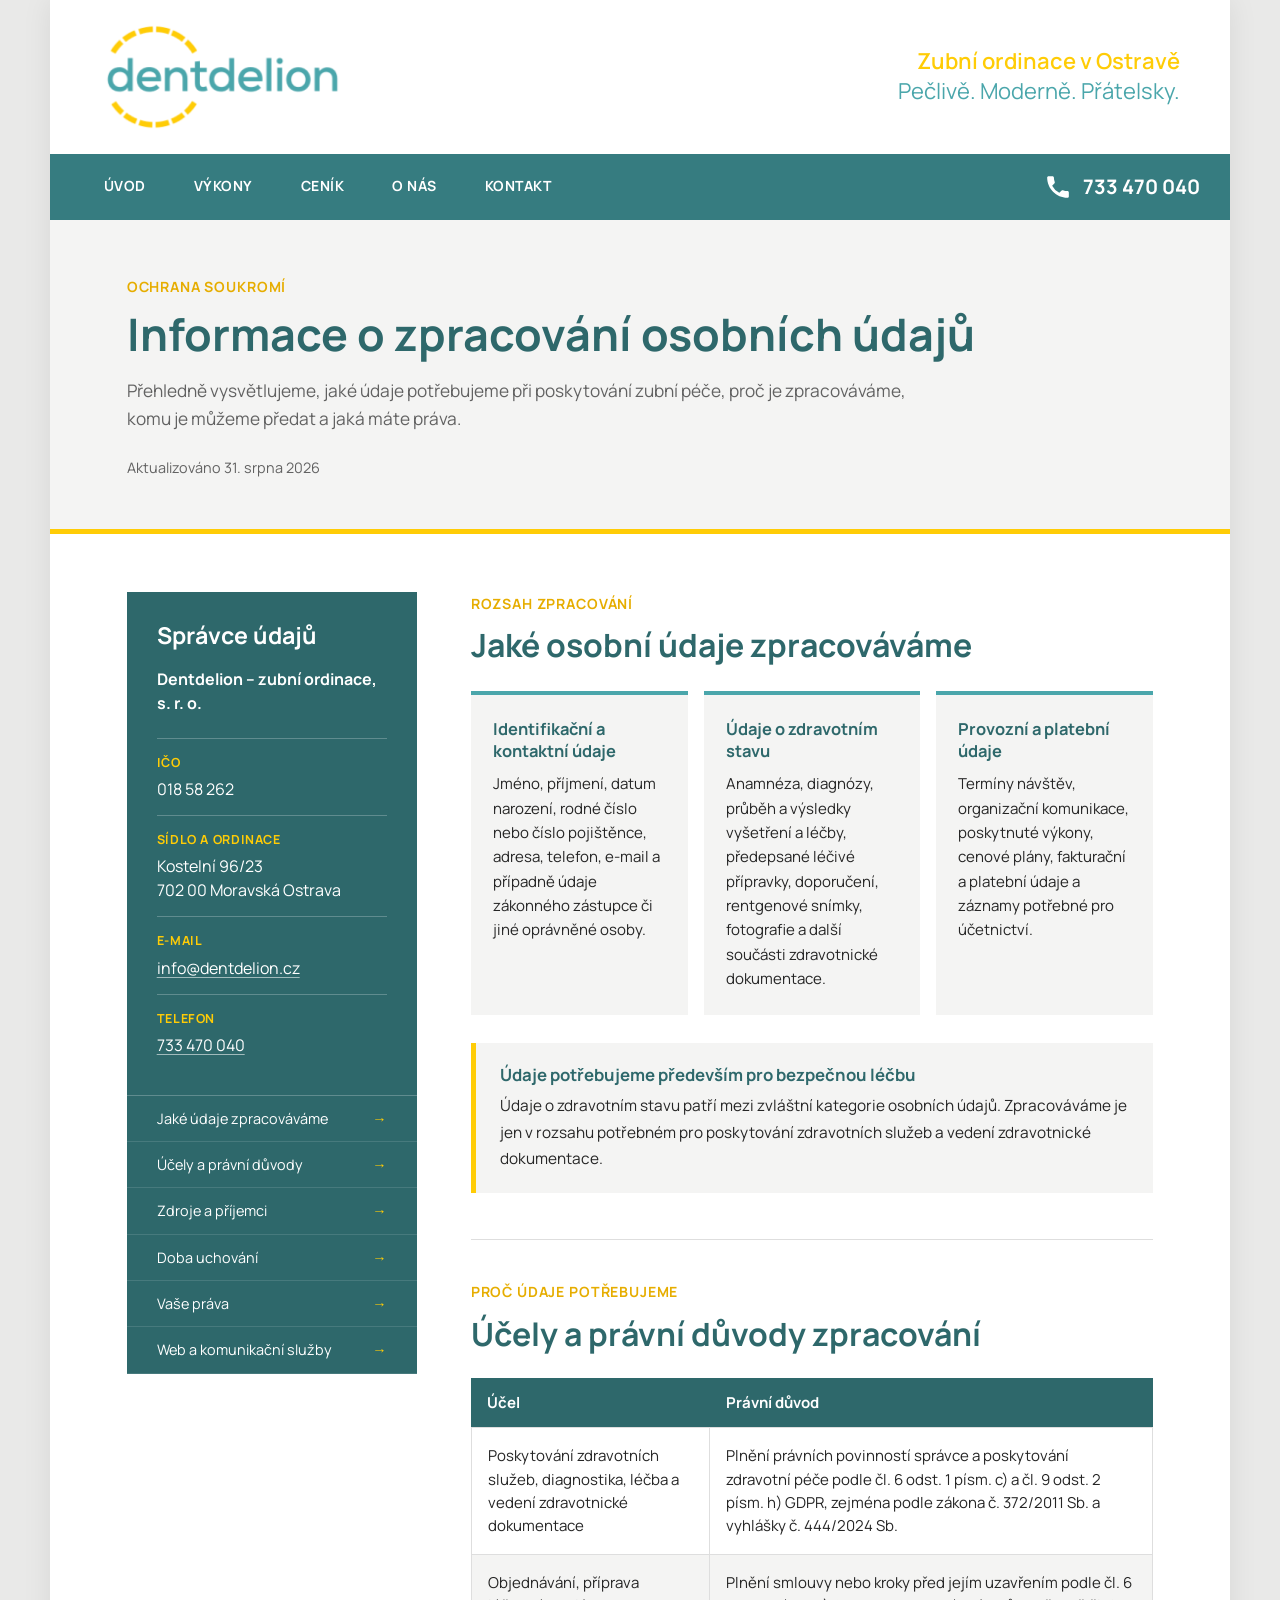
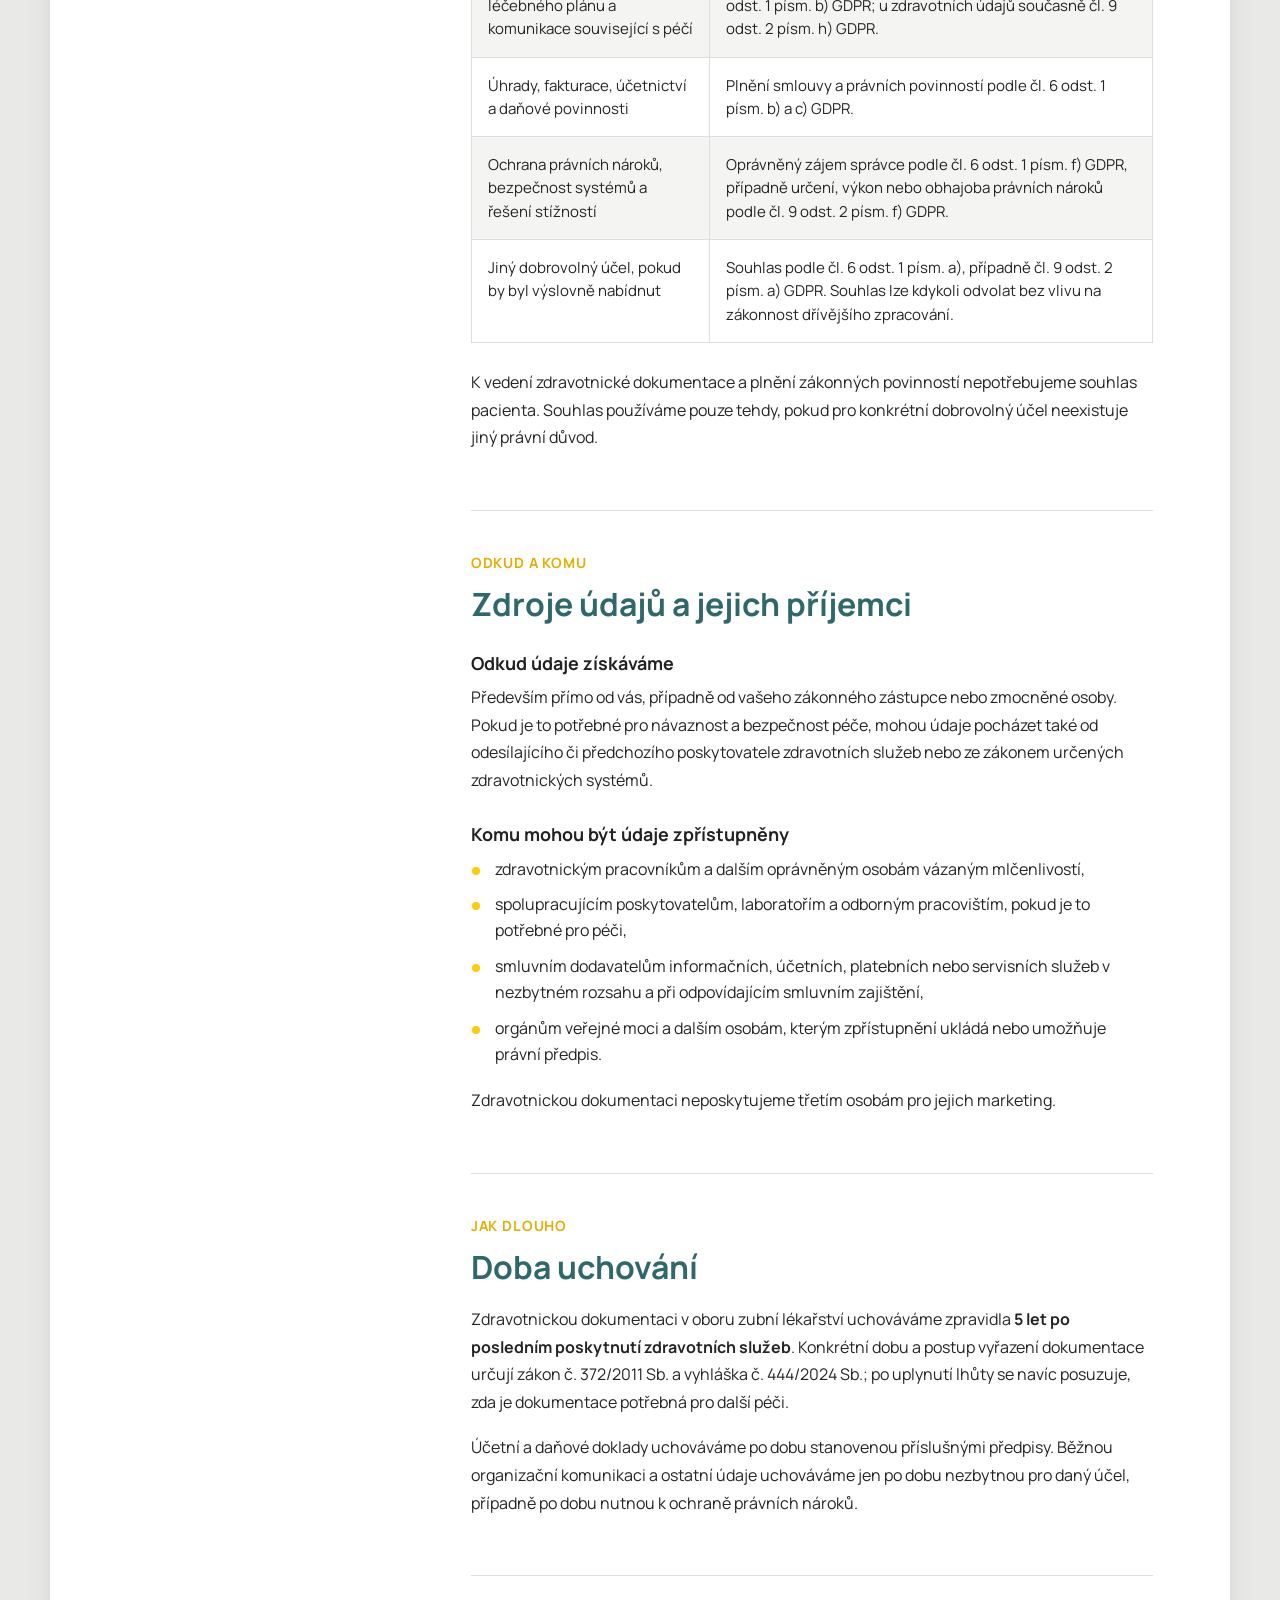
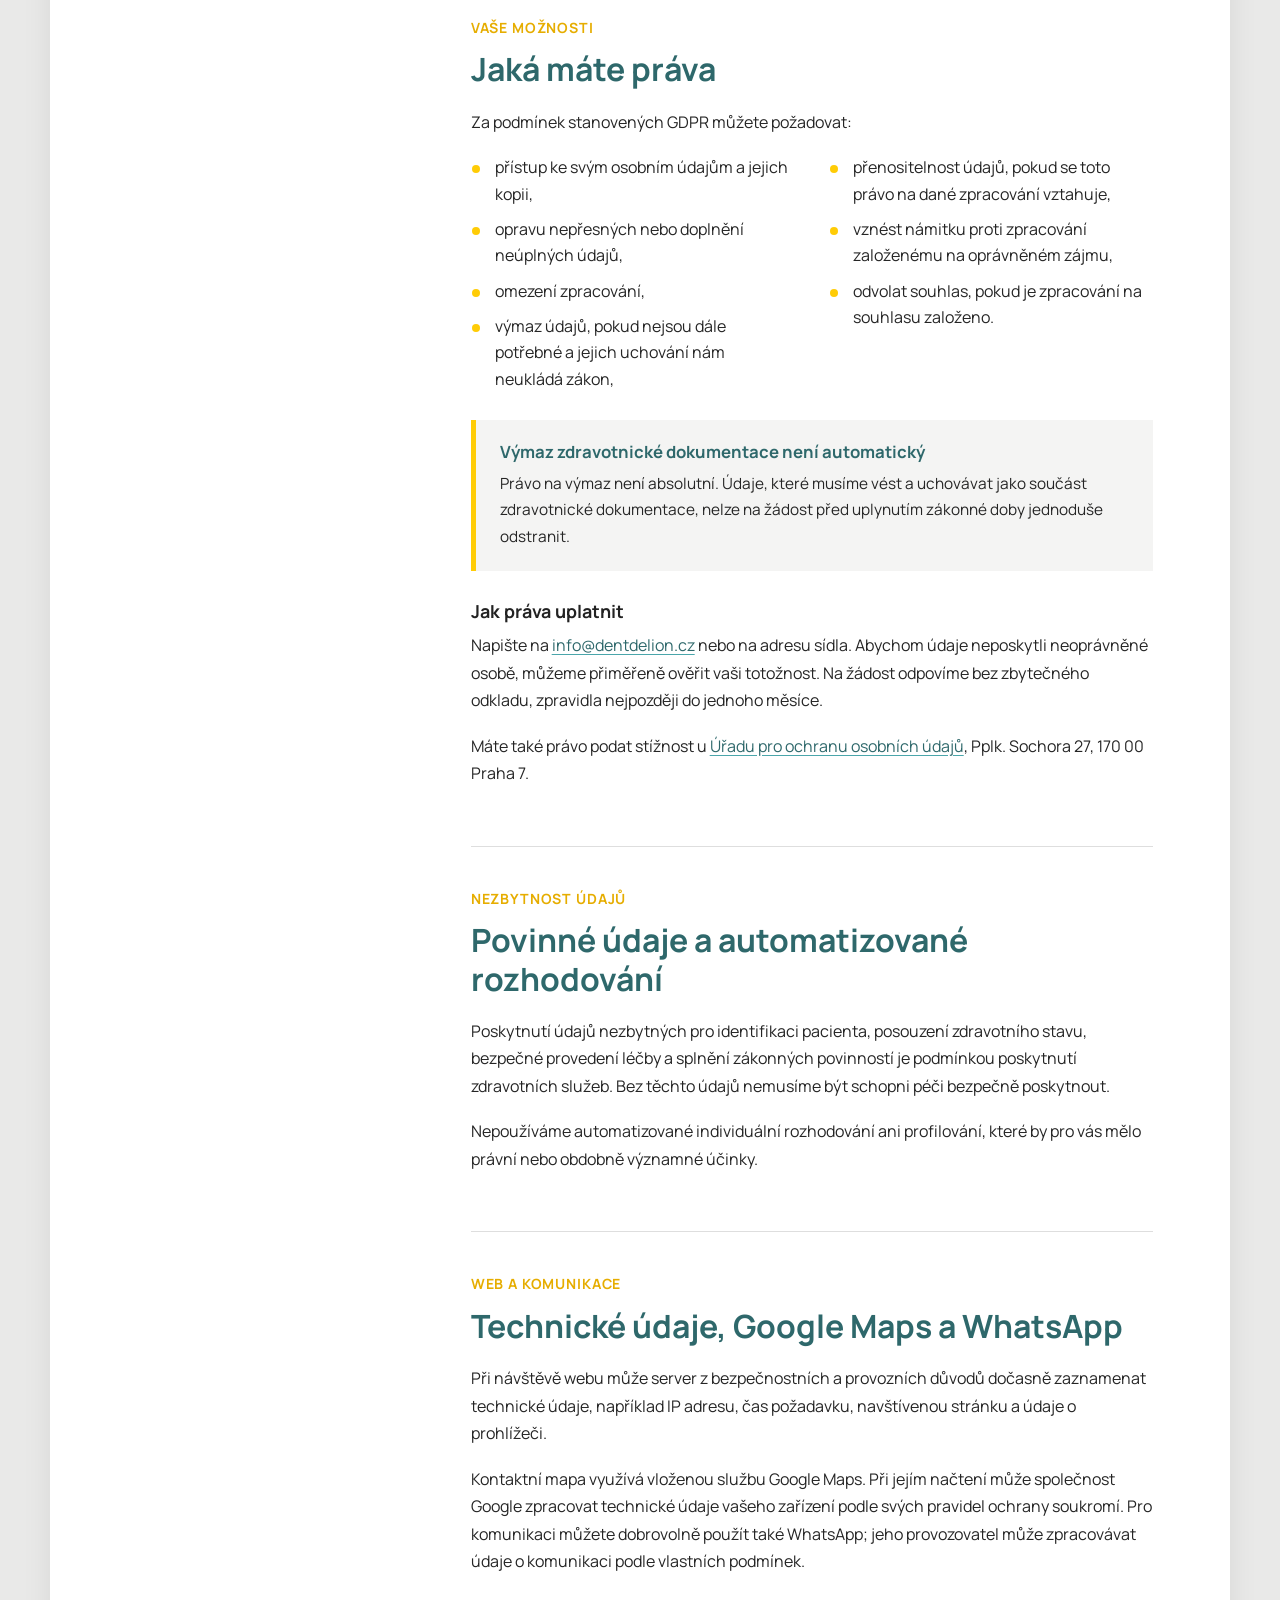
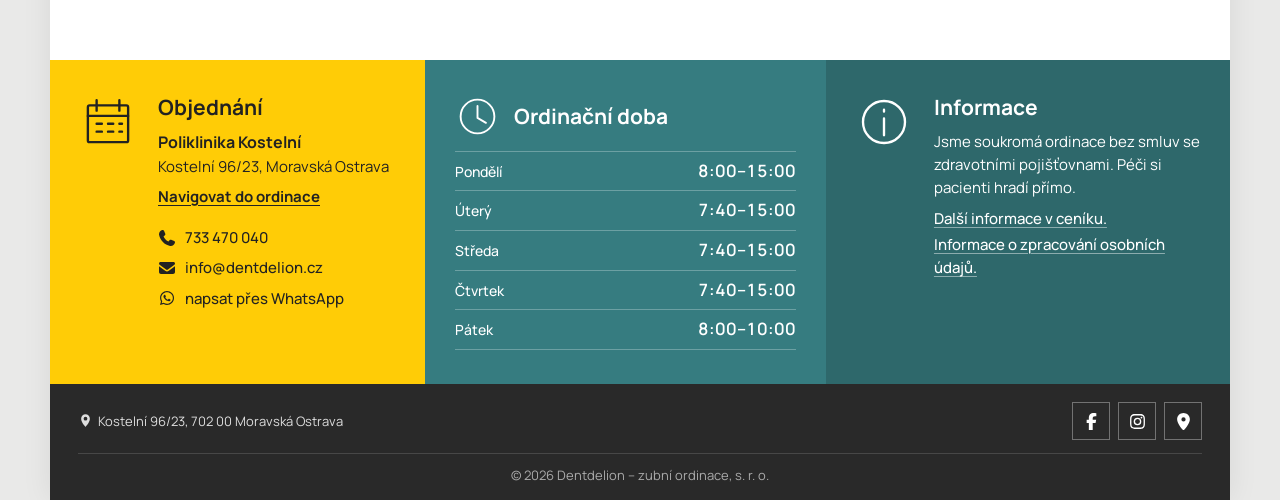
<file: osobni-udaje.html>
<!doctype html>
<html lang="cs">
<head>
  <meta charset="utf-8">
  <meta name="application-version" content="C">
  <meta name="viewport" content="width=device-width, initial-scale=1">
  <title>Ochrana osobních údajů | Dentdelion – zubní ordinace Ostrava</title>
  <meta name="description" content="Informace o zpracování a ochraně osobních údajů pacientů a návštěvníků webu zubní ordinace Dentdelion v Ostravě.">
  <link rel="canonical" href="https://dentdelion.cz/osobni-udaje.html">
  <meta name="theme-color" content="#4aa6ab">
  <link rel="icon" type="image/png" href="/favicon-96x96.png" sizes="96x96">
  <link rel="icon" type="image/svg+xml" href="/favicon.svg">
  <link rel="shortcut icon" href="/favicon.ico">
  <link rel="apple-touch-icon" sizes="180x180" href="/apple-touch-icon.png">
  <meta name="apple-mobile-web-app-title" content="Dentdelion">
  <link rel="manifest" href="/site.webmanifest">
  <link rel="stylesheet" href="assets/css/site.css?v=C-20261022">
  <link rel="stylesheet" href="assets/css/osobni-udaje.css?v=C-20261022">
</head>
<body>
  <a class="skip-link" href="#hlavni-obsah">Přejít k obsahu</a>

  <div class="page-shell">
    <header class="site-header">
      <div class="header-inner">
        <a class="brand" href="index.html" aria-label="Dentdelion – úvodní stránka">
          <img src="assets/images/logo.webp" width="250" height="112" alt="Dentdelion">
        </a>
        <div class="motto">
          <strong>Zubní ordinace v Ostravě</strong>
          <span>Pečlivě. Moderně. Přátelsky.</span>
        </div>
      </div>

      <nav class="main-nav" aria-label="Hlavní navigace">
        <button class="nav-toggle" type="button" aria-expanded="false" aria-controls="nav-links">
          <span class="nav-toggle-lines" aria-hidden="true"></span>
          Menu
        </button>
        <div class="nav-links" id="nav-links">
          <a href="index.html">Úvod</a>
          <a href="vykony.html">Výkony</a>
          <a href="cenik.html">Ceník</a>
          <a href="index.html#o-nas">O nás</a>
          <a href="#kontakt">Kontakt</a>
        </div>
        <a class="nav-phone" href="tel:+420733470040" aria-label="Zavolat na 733 470 040">
          <svg viewBox="0 0 24 24" aria-hidden="true"><path d="M6.6 10.8a15.5 15.5 0 0 0 6.6 6.6l2.2-2.2c.3-.3.8-.4 1.2-.2 1.3.5 2.7.8 4.1.8.7 0 1.3.6 1.3 1.3v3.6c0 .7-.6 1.3-1.3 1.3C10.4 22 2 13.6 2 3.3 2 2.6 2.6 2 3.3 2h3.6c.7 0 1.3.6 1.3 1.3 0 1.4.3 2.8.8 4.1.1.4.1.9-.2 1.2l-2.2 2.2Z"/></svg>
          <span>733 470 040</span>
        </a>
      </nav>
    </header>

    <main id="hlavni-obsah" class="privacy-page">
      <section class="privacy-hero" aria-labelledby="page-title">
        <p class="eyebrow">Ochrana soukromí</p>
        <h1 id="page-title">Informace o zpracování osobních údajů</h1>
        <p>Přehledně vysvětlujeme, jaké údaje potřebujeme při poskytování zubní péče, proč je zpracováváme, komu je můžeme předat a jaká máte práva.</p>
        <p class="privacy-updated">Aktualizováno 31. srpna 2026</p>
      </section>

      <div class="privacy-layout">
        <aside class="privacy-summary" aria-labelledby="controller-title">
          <h2 id="controller-title">Správce údajů</h2>
          <p><strong>Dentdelion – zubní ordinace, s. r. o.</strong></p>
          <dl>
            <div><dt>IČO</dt><dd>018 58 262</dd></div>
            <div><dt>Sídlo a ordinace</dt><dd>Kostelní 96/23<br>702 00 Moravská Ostrava</dd></div>
            <div><dt>E-mail</dt><dd><a href="mailto:info@dentdelion.cz">info@dentdelion.cz</a></dd></div>
            <div><dt>Telefon</dt><dd><a href="tel:+420733470040">733 470 040</a></dd></div>
          </dl>
          <nav class="privacy-index" aria-label="Obsah informací">
            <a href="#jake-udaje">Jaké údaje zpracováváme</a>
            <a href="#proc">Účely a právní důvody</a>
            <a href="#zdroje-prijemci">Zdroje a příjemci</a>
            <a href="#uchovani">Doba uchování</a>
            <a href="#prava">Vaše práva</a>
            <a href="#web">Web a komunikační služby</a>
          </nav>
        </aside>

        <div class="privacy-content">
          <section class="privacy-section" id="jake-udaje" aria-labelledby="data-title">
            <p class="eyebrow">Rozsah zpracování</p>
            <h2 id="data-title">Jaké osobní údaje zpracováváme</h2>
            <div class="privacy-cards">
              <article>
                <h3>Identifikační a kontaktní údaje</h3>
                <p>Jméno, příjmení, datum narození, rodné číslo nebo číslo pojištěnce, adresa, telefon, e-mail a případně údaje zákonného zástupce či jiné oprávněné osoby.</p>
              </article>
              <article>
                <h3>Údaje o zdravotním stavu</h3>
                <p>Anamnéza, diagnózy, průběh a výsledky vyšetření a léčby, předepsané léčivé přípravky, doporučení, rentgenové snímky, fotografie a další součásti zdravotnické dokumentace.</p>
              </article>
              <article>
                <h3>Provozní a platební údaje</h3>
                <p>Termíny návštěv, organizační komunikace, poskytnuté výkony, cenové plány, fakturační a platební údaje a záznamy potřebné pro účetnictví.</p>
              </article>
            </div>
            <div class="privacy-note">
              <h3>Údaje potřebujeme především pro bezpečnou léčbu</h3>
              <p>Údaje o zdravotním stavu patří mezi zvláštní kategorie osobních údajů. Zpracováváme je jen v rozsahu potřebném pro poskytování zdravotních služeb a vedení zdravotnické dokumentace.</p>
            </div>
          </section>

          <section class="privacy-section" id="proc" aria-labelledby="purpose-title">
            <p class="eyebrow">Proč údaje potřebujeme</p>
            <h2 id="purpose-title">Účely a právní důvody zpracování</h2>
            <div class="privacy-table-wrap">
              <table class="privacy-table">
                <thead><tr><th>Účel</th><th>Právní důvod</th></tr></thead>
                <tbody>
                  <tr><td>Poskytování zdravotních služeb, diagnostika, léčba a vedení zdravotnické dokumentace</td><td>Plnění právních povinností správce a poskytování zdravotní péče podle čl. 6 odst. 1 písm. c) a čl. 9 odst. 2 písm. h) GDPR, zejména podle zákona č. 372/2011 Sb. a vyhlášky č. 444/2024 Sb.</td></tr>
                  <tr><td>Objednávání, příprava léčebného plánu a komunikace související s péčí</td><td>Plnění smlouvy nebo kroky před jejím uzavřením podle čl. 6 odst. 1 písm. b) GDPR; u zdravotních údajů současně čl. 9 odst. 2 písm. h) GDPR.</td></tr>
                  <tr><td>Úhrady, fakturace, účetnictví a daňové povinnosti</td><td>Plnění smlouvy a právních povinností podle čl. 6 odst. 1 písm. b) a c) GDPR.</td></tr>
                  <tr><td>Ochrana právních nároků, bezpečnost systémů a řešení stížností</td><td>Oprávněný zájem správce podle čl. 6 odst. 1 písm. f) GDPR, případně určení, výkon nebo obhajoba právních nároků podle čl. 9 odst. 2 písm. f) GDPR.</td></tr>
                  <tr><td>Jiný dobrovolný účel, pokud by byl výslovně nabídnut</td><td>Souhlas podle čl. 6 odst. 1 písm. a), případně čl. 9 odst. 2 písm. a) GDPR. Souhlas lze kdykoli odvolat bez vlivu na zákonnost dřívějšího zpracování.</td></tr>
                </tbody>
              </table>
            </div>
            <p>K vedení zdravotnické dokumentace a plnění zákonných povinností nepotřebujeme souhlas pacienta. Souhlas používáme pouze tehdy, pokud pro konkrétní dobrovolný účel neexistuje jiný právní důvod.</p>
          </section>

          <section class="privacy-section" id="zdroje-prijemci" aria-labelledby="sharing-title">
            <p class="eyebrow">Odkud a komu</p>
            <h2 id="sharing-title">Zdroje údajů a jejich příjemci</h2>
            <h3>Odkud údaje získáváme</h3>
            <p>Především přímo od vás, případně od vašeho zákonného zástupce nebo zmocněné osoby. Pokud je to potřebné pro návaznost a bezpečnost péče, mohou údaje pocházet také od odesílajícího či předchozího poskytovatele zdravotních služeb nebo ze zákonem určených zdravotnických systémů.</p>
            <h3>Komu mohou být údaje zpřístupněny</h3>
            <ul class="privacy-list">
              <li>zdravotnickým pracovníkům a dalším oprávněným osobám vázaným mlčenlivostí,</li>
              <li>spolupracujícím poskytovatelům, laboratořím a odborným pracovištím, pokud je to potřebné pro péči,</li>
              <li>smluvním dodavatelům informačních, účetních, platebních nebo servisních služeb v nezbytném rozsahu a při odpovídajícím smluvním zajištění,</li>
              <li>orgánům veřejné moci a dalším osobám, kterým zpřístupnění ukládá nebo umožňuje právní předpis.</li>
            </ul>
            <p>Zdravotnickou dokumentaci neposkytujeme třetím osobám pro jejich marketing.</p>
          </section>

          <section class="privacy-section" id="uchovani" aria-labelledby="retention-title">
            <p class="eyebrow">Jak dlouho</p>
            <h2 id="retention-title">Doba uchování</h2>
            <p>Zdravotnickou dokumentaci v oboru zubní lékařství uchováváme zpravidla <strong>5 let po posledním poskytnutí zdravotních služeb</strong>. Konkrétní dobu a postup vyřazení dokumentace určují zákon č. 372/2011 Sb. a vyhláška č. 444/2024 Sb.; po uplynutí lhůty se navíc posuzuje, zda je dokumentace potřebná pro další péči.</p>
            <p>Účetní a daňové doklady uchováváme po dobu stanovenou příslušnými předpisy. Běžnou organizační komunikaci a ostatní údaje uchováváme jen po dobu nezbytnou pro daný účel, případně po dobu nutnou k ochraně právních nároků.</p>
          </section>

          <section class="privacy-section" id="prava" aria-labelledby="rights-title">
            <p class="eyebrow">Vaše možnosti</p>
            <h2 id="rights-title">Jaká máte práva</h2>
            <p>Za podmínek stanovených GDPR můžete požadovat:</p>
            <ul class="privacy-list rights-list">
              <li>přístup ke svým osobním údajům a jejich kopii,</li>
              <li>opravu nepřesných nebo doplnění neúplných údajů,</li>
              <li>omezení zpracování,</li>
              <li>výmaz údajů, pokud nejsou dále potřebné a jejich uchování nám neukládá zákon,</li>
              <li>přenositelnost údajů, pokud se toto právo na dané zpracování vztahuje,</li>
              <li>vznést námitku proti zpracování založenému na oprávněném zájmu,</li>
              <li>odvolat souhlas, pokud je zpracování na souhlasu založeno.</li>
            </ul>
            <div class="privacy-note">
              <h3>Výmaz zdravotnické dokumentace není automatický</h3>
              <p>Právo na výmaz není absolutní. Údaje, které musíme vést a uchovávat jako součást zdravotnické dokumentace, nelze na žádost před uplynutím zákonné doby jednoduše odstranit.</p>
            </div>
            <h3>Jak práva uplatnit</h3>
            <p>Napište na <a href="mailto:info@dentdelion.cz">info@dentdelion.cz</a> nebo na adresu sídla. Abychom údaje neposkytli neoprávněné osobě, můžeme přiměřeně ověřit vaši totožnost. Na žádost odpovíme bez zbytečného odkladu, zpravidla nejpozději do jednoho měsíce.</p>
            <p>Máte také právo podat stížnost u <a href="https://uoou.gov.cz/" target="_blank" rel="noopener noreferrer">Úřadu pro ochranu osobních údajů</a>, Pplk. Sochora 27, 170 00 Praha 7.</p>
          </section>

          <section class="privacy-section" id="povinnost" aria-labelledby="required-title">
            <p class="eyebrow">Nezbytnost údajů</p>
            <h2 id="required-title">Povinné údaje a automatizované rozhodování</h2>
            <p>Poskytnutí údajů nezbytných pro identifikaci pacienta, posouzení zdravotního stavu, bezpečné provedení léčby a splnění zákonných povinností je podmínkou poskytnutí zdravotních služeb. Bez těchto údajů nemusíme být schopni péči bezpečně poskytnout.</p>
            <p>Nepoužíváme automatizované individuální rozhodování ani profilování, které by pro vás mělo právní nebo obdobně významné účinky.</p>
          </section>

          <section class="privacy-section privacy-section-last" id="web" aria-labelledby="web-title">
            <p class="eyebrow">Web a komunikace</p>
            <h2 id="web-title">Technické údaje, Google Maps a WhatsApp</h2>
            <p>Při návštěvě webu může server z bezpečnostních a provozních důvodů dočasně zaznamenat technické údaje, například IP adresu, čas požadavku, navštívenou stránku a údaje o prohlížeči.</p>
            <p>Kontaktní mapa využívá vloženou službu Google Maps. Při jejím načtení může společnost Google zpracovat technické údaje vašeho zařízení podle svých pravidel ochrany soukromí. Pro komunikaci můžete dobrovolně použít také WhatsApp; jeho provozovatel může zpracovávat údaje o komunikaci podle vlastních podmínek.</p>
          </section>
        </div>
      </div>

      <section class="contact-strip" id="kontakt" aria-label="Kontaktní informace">
        <article class="contact-card booking">
          <svg viewBox="0 0 64 64" aria-hidden="true"><rect x="9" y="13" width="46" height="42" rx="2"/><path d="M19 7v12M45 7v12M9 25h46M19 34h6m7 0h6m7 0h3m-29 9h6m7 0h6m7 0h3"/></svg>
          <div>
            <h2>Objednání</h2>
            <address class="contact-address">
              <strong>Poliklinika Kostelní</strong>
              Kostelní 96/23, Moravská Ostrava
              <a class="contact-directions" href="https://www.google.com/maps/dir/?api=1&amp;destination=Kosteln%C3%AD%2096%2F23%2C%20Moravsk%C3%A1%20Ostrava" target="_blank" rel="noopener noreferrer">Navigovat do ordinace</a>
            </address>
            <div class="contact-links">
              <a href="tel:+420733470040"><svg class="contact-icon" aria-hidden="true" focusable="false" xmlns="http://www.w3.org/2000/svg" viewBox="0 0 512 512"><!--! Font Awesome Free 7.3.1 by @fontawesome - https://fontawesome.com License - https://fontawesome.com/license/free (Icons: CC BY 4.0, Fonts: SIL OFL 1.1, Code: MIT License) Copyright 2026 Fonticons, Inc. --><path fill="currentColor" d="M160.2 25C152.3 6.1 131.7-3.9 112.1 1.4l-5.5 1.5c-64.6 17.6-119.8 80.2-103.7 156.4 37.1 175 174.8 312.7 349.8 349.8 76.3 16.2 138.8-39.1 156.4-103.7l1.5-5.5c5.4-19.7-4.7-40.3-23.5-48.1l-97.3-40.5c-16.5-6.9-35.6-2.1-47 11.8l-38.6 47.2C233.9 335.4 177.3 277 144.8 205.3L189 169.3c13.9-11.3 18.6-30.4 11.8-47L160.2 25z"/></svg><span>733 470 040</span></a>
              <a href="mailto:info@dentdelion.cz"><svg class="contact-icon" aria-hidden="true" focusable="false" xmlns="http://www.w3.org/2000/svg" viewBox="0 0 512 512"><!--! Font Awesome Free 7.3.1 by @fontawesome - https://fontawesome.com License - https://fontawesome.com/license/free (Icons: CC BY 4.0, Fonts: SIL OFL 1.1, Code: MIT License) Copyright 2026 Fonticons, Inc. --><path fill="currentColor" d="M48 64c-26.5 0-48 21.5-48 48 0 15.1 7.1 29.3 19.2 38.4l208 156c17.1 12.8 40.5 12.8 57.6 0l208-156c12.1-9.1 19.2-23.3 19.2-38.4 0-26.5-21.5-48-48-48L48 64zM0 196L0 384c0 35.3 28.7 64 64 64l384 0c35.3 0 64-28.7 64-64l0-188-198.4 148.8c-34.1 25.6-81.1 25.6-115.2 0L0 196z"/></svg><span>info@dentdelion.cz</span></a>
              <a href="https://wa.me/420733470040" target="_blank" rel="noopener noreferrer"><svg class="contact-icon" aria-hidden="true" focusable="false" xmlns="http://www.w3.org/2000/svg" viewBox="0 0 448 512"><!--! Font Awesome Free 7.3.1 by @fontawesome - https://fontawesome.com License - https://fontawesome.com/license/free (Icons: CC BY 4.0, Fonts: SIL OFL 1.1, Code: MIT License) Copyright 2026 Fonticons, Inc. --><path fill="currentColor" d="M380.9 97.1c-41.9-42-97.7-65.1-157-65.1-122.4 0-222 99.6-222 222 0 39.1 10.2 77.3 29.6 111L0 480 117.7 449.1c32.4 17.7 68.9 27 106.1 27l.1 0c122.3 0 224.1-99.6 224.1-222 0-59.3-25.2-115-67.1-157zm-157 341.6c-33.2 0-65.7-8.9-94-25.7l-6.7-4-69.8 18.3 18.6-68.1-4.4-7c-18.5-29.4-28.2-63.3-28.2-98.2 0-101.7 82.8-184.5 184.6-184.5 49.3 0 95.6 19.2 130.4 54.1s56.2 81.2 56.1 130.5c0 101.8-84.9 184.6-186.6 184.6zM325.1 300.5c-5.5-2.8-32.8-16.2-37.9-18-5.1-1.9-8.8-2.8-12.5 2.8s-14.3 18-17.6 21.8c-3.2 3.7-6.5 4.2-12 1.4-32.6-16.3-54-29.1-75.5-66-5.7-9.8 5.7-9.1 16.3-30.3 1.8-3.7 .9-6.9-.5-9.7s-12.5-30.1-17.1-41.2c-4.5-10.8-9.1-9.3-12.5-9.5-3.2-.2-6.9-.2-10.6-.2s-9.7 1.4-14.8 6.9c-5.1 5.6-19.4 19-19.4 46.3s19.9 53.7 22.6 57.4c2.8 3.7 39.1 59.7 94.8 83.8 35.2 15.2 49 16.5 66.6 13.9 10.7-1.6 32.8-13.4 37.4-26.4s4.6-24.1 3.2-26.4c-1.3-2.5-5-3.9-10.5-6.6z"/></svg><span>napsat přes WhatsApp</span></a>
            </div>
          </div>
        </article>
        <article class="contact-card hours">
          <svg viewBox="0 0 64 64" aria-hidden="true"><circle cx="32" cy="32" r="24"/><path d="M32 17v17l12 7"/></svg>
          <div><h2>Ordinační doba</h2></div>
          <dl class="hours-schedule">
            <div><dt>Pondělí</dt><dd>8:00–15:00</dd></div>
            <div><dt>Úterý</dt><dd>7:40–15:00</dd></div>
            <div><dt>Středa</dt><dd>7:40–15:00</dd></div>
            <div><dt>Čtvrtek</dt><dd>7:40–15:00</dd></div>
            <div><dt>Pátek</dt><dd>8:00–10:00</dd></div>
          </dl>
        </article>
        <article class="contact-card info">
          <svg viewBox="0 0 64 64" aria-hidden="true"><circle cx="32" cy="32" r="24"/><path d="M32 28v19M32 18v2"/></svg>
          <div><h2>Informace</h2><p>Jsme soukromá ordinace bez smluv se zdravotními pojišťovnami. Péči si pacienti hradí přímo.<a href="cenik.html">Další informace v ceníku.</a><a href="osobni-udaje.html" aria-current="page">Informace o zpracování osobních údajů.</a></p></div>
        </article>
      </section>
    </main>

    <footer class="site-footer">
      <div class="footer-main">
        <p class="footer-address"><svg viewBox="0 0 24 24" aria-hidden="true"><path d="M12 22s7-7.1 7-13A7 7 0 1 0 5 9c0 5.9 7 13 7 13Zm0-10a3 3 0 1 1 0-6 3 3 0 0 1 0 6Z"/></svg>Kostelní 96/23, 702 00 Moravská Ostrava</p>
        <nav class="social-links" aria-label="Dentdelion na internetu">
          <a href="https://www.facebook.com/dentdelion.ostrava/" target="_blank" rel="noopener noreferrer" aria-label="Dentdelion na Facebooku" title="Facebook"><svg viewBox="0 0 320 512" aria-hidden="true"><path d="M80 299.3v212.7h116V299.3h86.5l18-97.8H196v-34.6c0-51.7 20.3-71.5 72.7-71.5 16.3 0 29.4.4 37 1.2V7.9C291.4 4 256.4 0 236.2 0 129.3 0 80 50.5 80 159.4v42.1H14v97.8h66z"/></svg></a>
          <a href="https://www.instagram.com/dentdelion.ostrava/" target="_blank" rel="noopener noreferrer" aria-label="Dentdelion na Instagramu" title="Instagram"><svg viewBox="0 0 448 512" aria-hidden="true"><path d="M224.3 141a115 115 0 1 0-.6 230 115 115 0 1 0 .6-230zm-.6 40.4a74.6 74.6 0 1 1 .6 149.2 74.6 74.6 0 1 1-.6-149.2zm93.4-45.1a26.8 26.8 0 1 1 53.6 0 26.8 26.8 0 1 1-53.6 0zm129.7 27.2c-1.7-35.9-9.9-67.7-36.2-93.9-26.2-26.2-58-34.4-93.9-36.2-37-2.1-147.9-2.1-184.9 0-35.8 1.7-67.6 9.9-93.9 36.1s-34.4 58-36.2 93.9c-2.1 37-2.1 147.9 0 184.9 1.7 35.9 9.9 67.7 36.2 93.9s58 34.4 93.9 36.2c37 2.1 147.9 2.1 184.9 0 35.9-1.7 67.7-9.9 93.9-36.2 26.2-26.2 34.4-58 36.2-93.9 2.1-37 2.1-147.8 0-184.8zM399 388c-7.8 19.6-22.9 34.7-42.6 42.6-29.5 11.7-99.5 9-132.1 9s-102.7 2.6-132.1-9c-19.6-7.8-34.7-22.9-42.6-42.6-11.7-29.5-9-99.5-9-132.1s-2.6-102.7 9-132.1c7.8-19.6 22.9-34.7 42.6-42.6 29.5-11.7 99.5-9 132.1-9s102.7-2.6 132.1 9c19.6 7.8 34.7 22.9 42.6 42.6 11.7 29.5 9 99.5 9 132.1s2.7 102.7-9 132.1z"/></svg></a>
          <a href="https://www.firmy.cz/detail/12841687-zubni-ordinace-dentdelion-ostrava-moravska-ostrava.html" target="_blank" rel="noopener noreferrer" aria-label="Dentdelion na Firmy.cz" title="Firmy.cz"><svg viewBox="0 0 384 512" aria-hidden="true"><path d="M0 188.6C0 84.4 86 0 192 0s192 84.4 192 188.6c0 119.3-120.2 262.3-170.4 316.8-11.8 12.8-31.5 12.8-43.3 0C120.2 450.9 0 307.9 0 188.6zM192 256a64 64 0 1 0 0-128 64 64 0 1 0 0 128z"/></svg></a>
        </nav>
      </div>
      <p class="footer-copyright">© <span id="current-year">2026</span> Dentdelion – zubní ordinace, s. r. o.</p>
    </footer>
  </div>

  <script src="assets/js/site.js?v=C-20261022"></script>
</body>
</html>
</file>
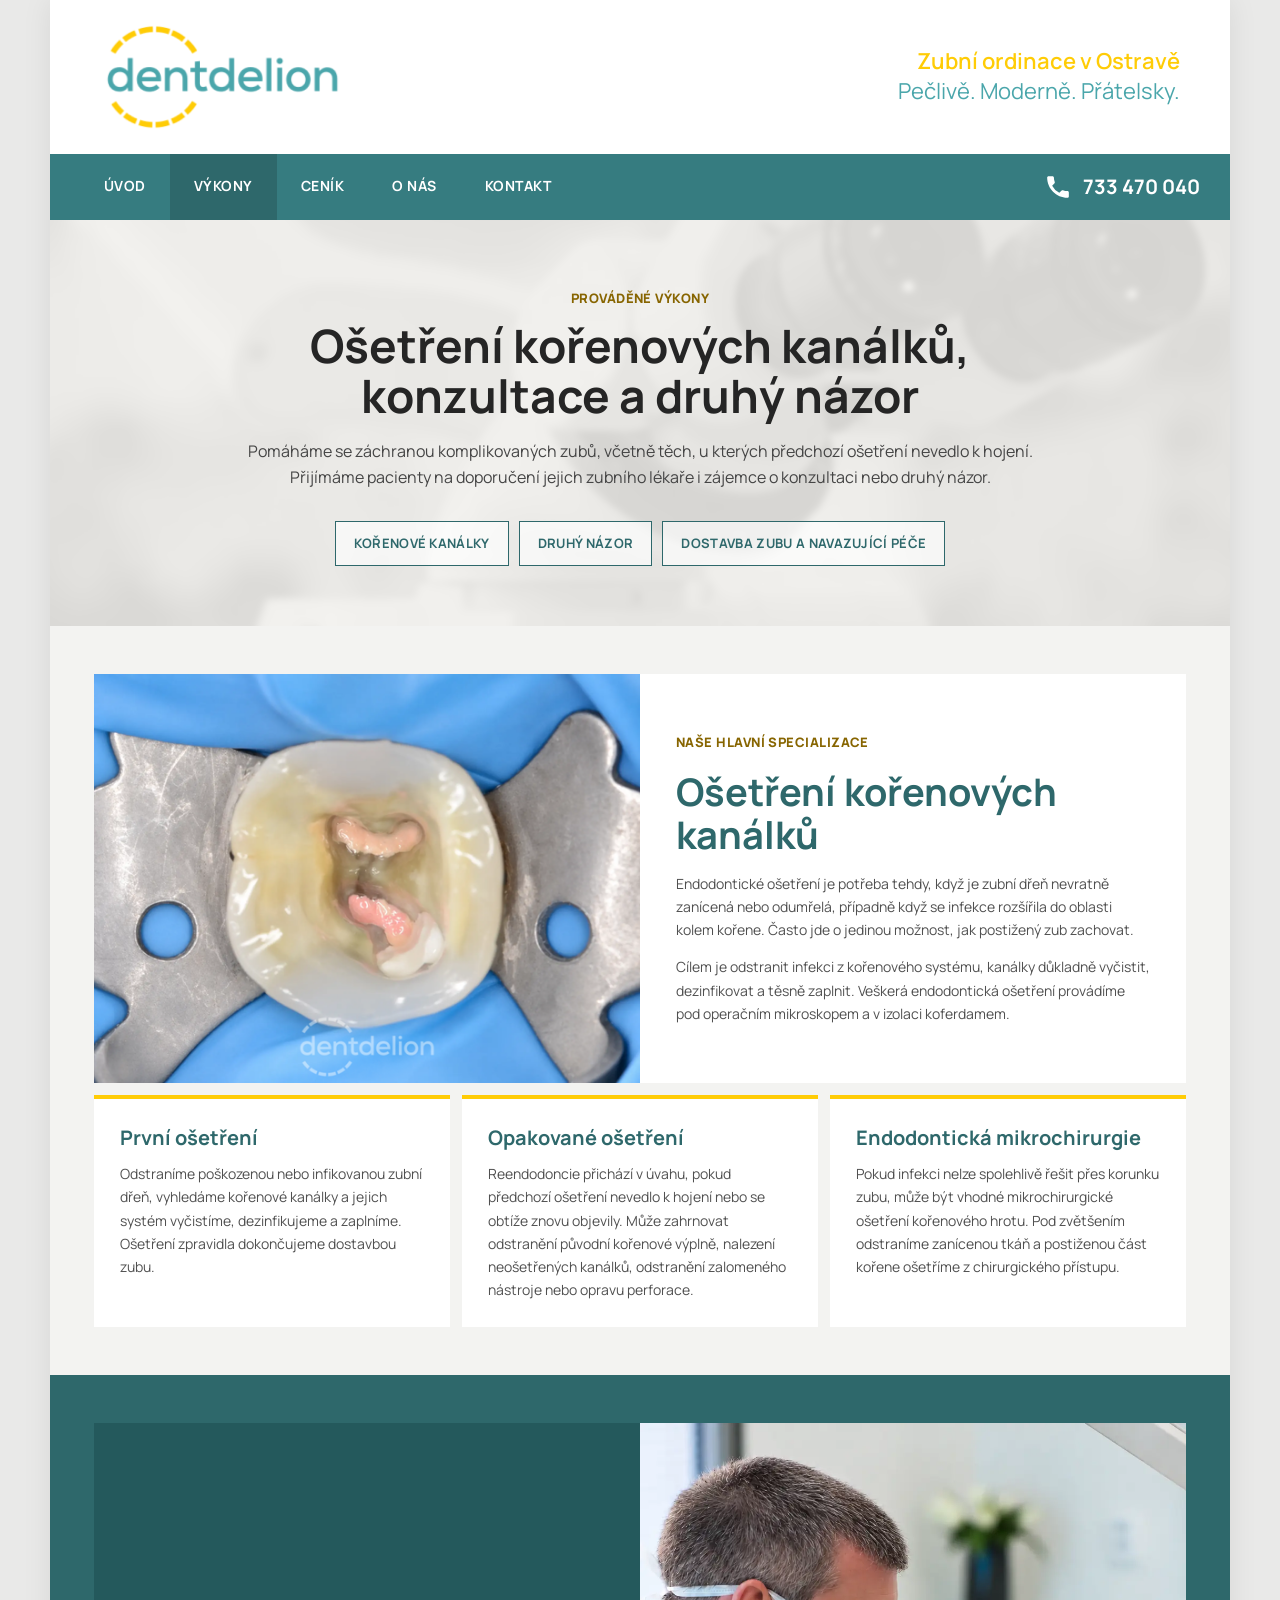
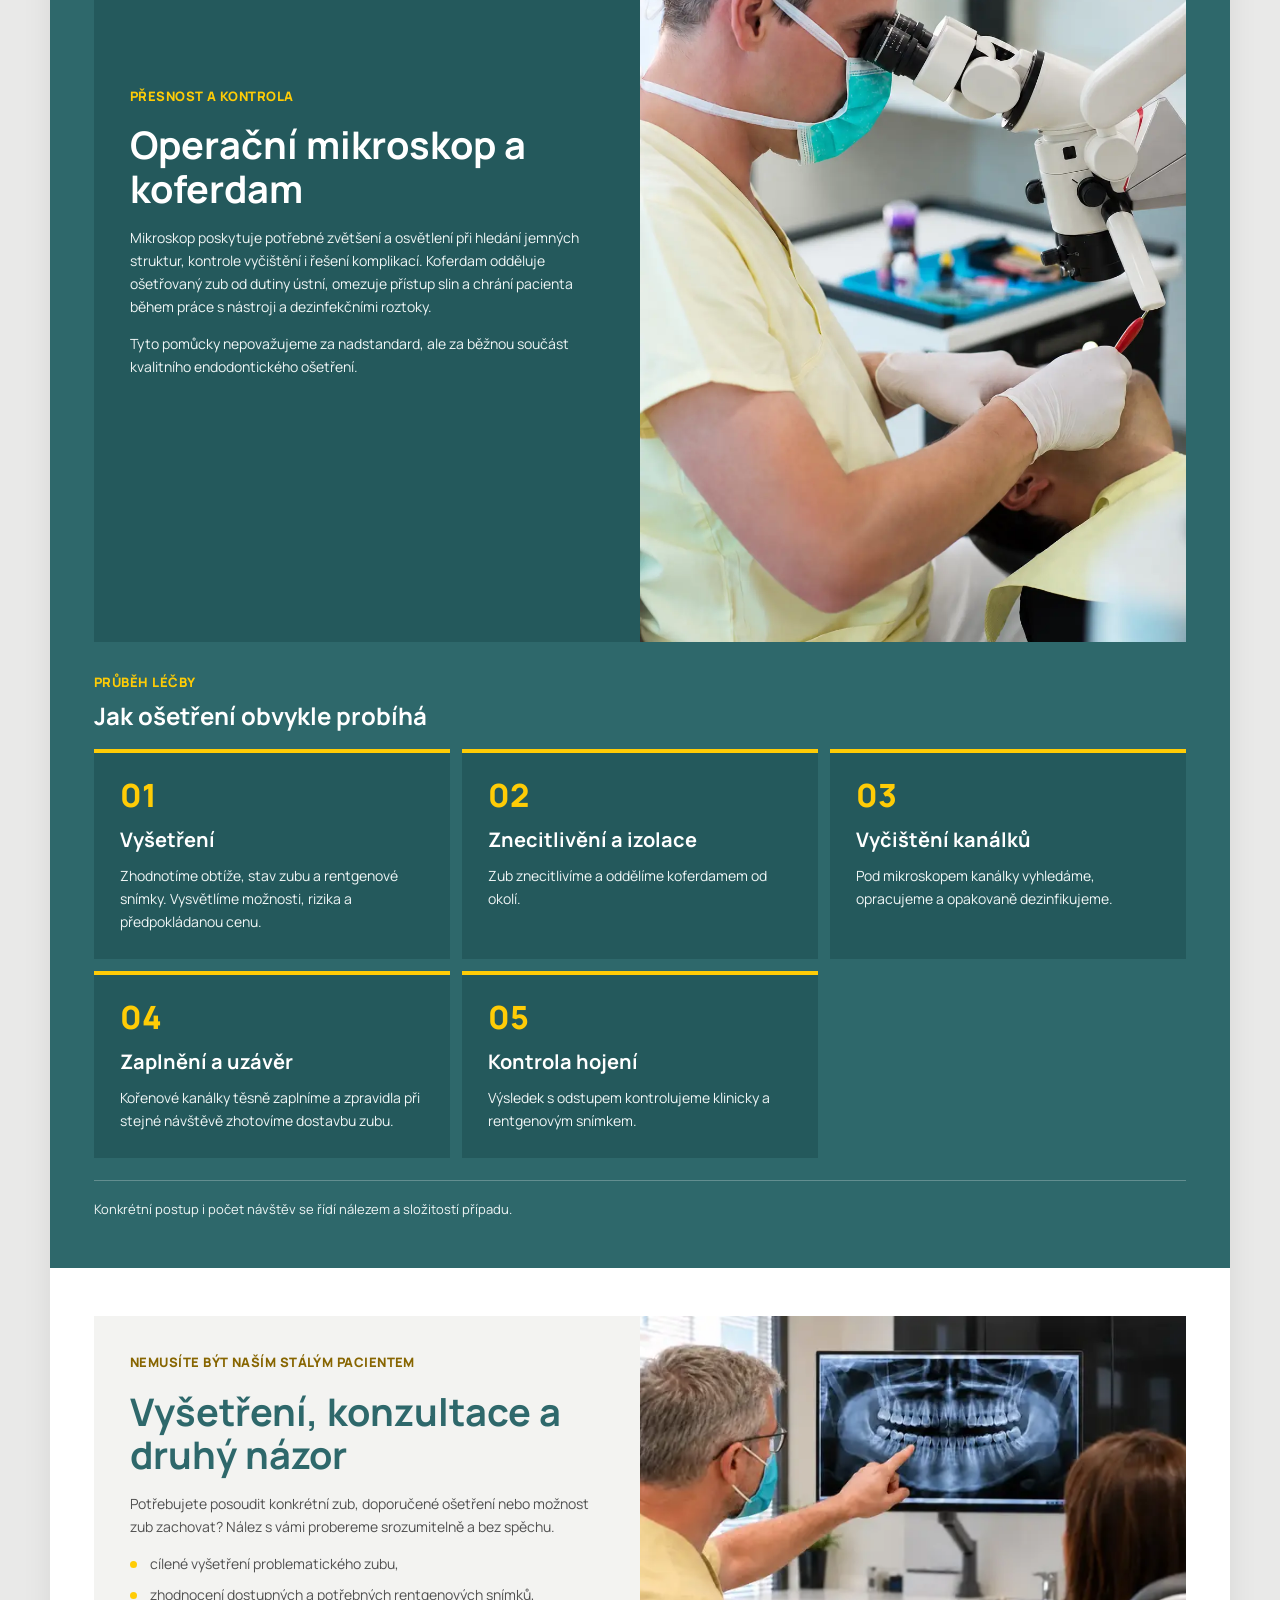
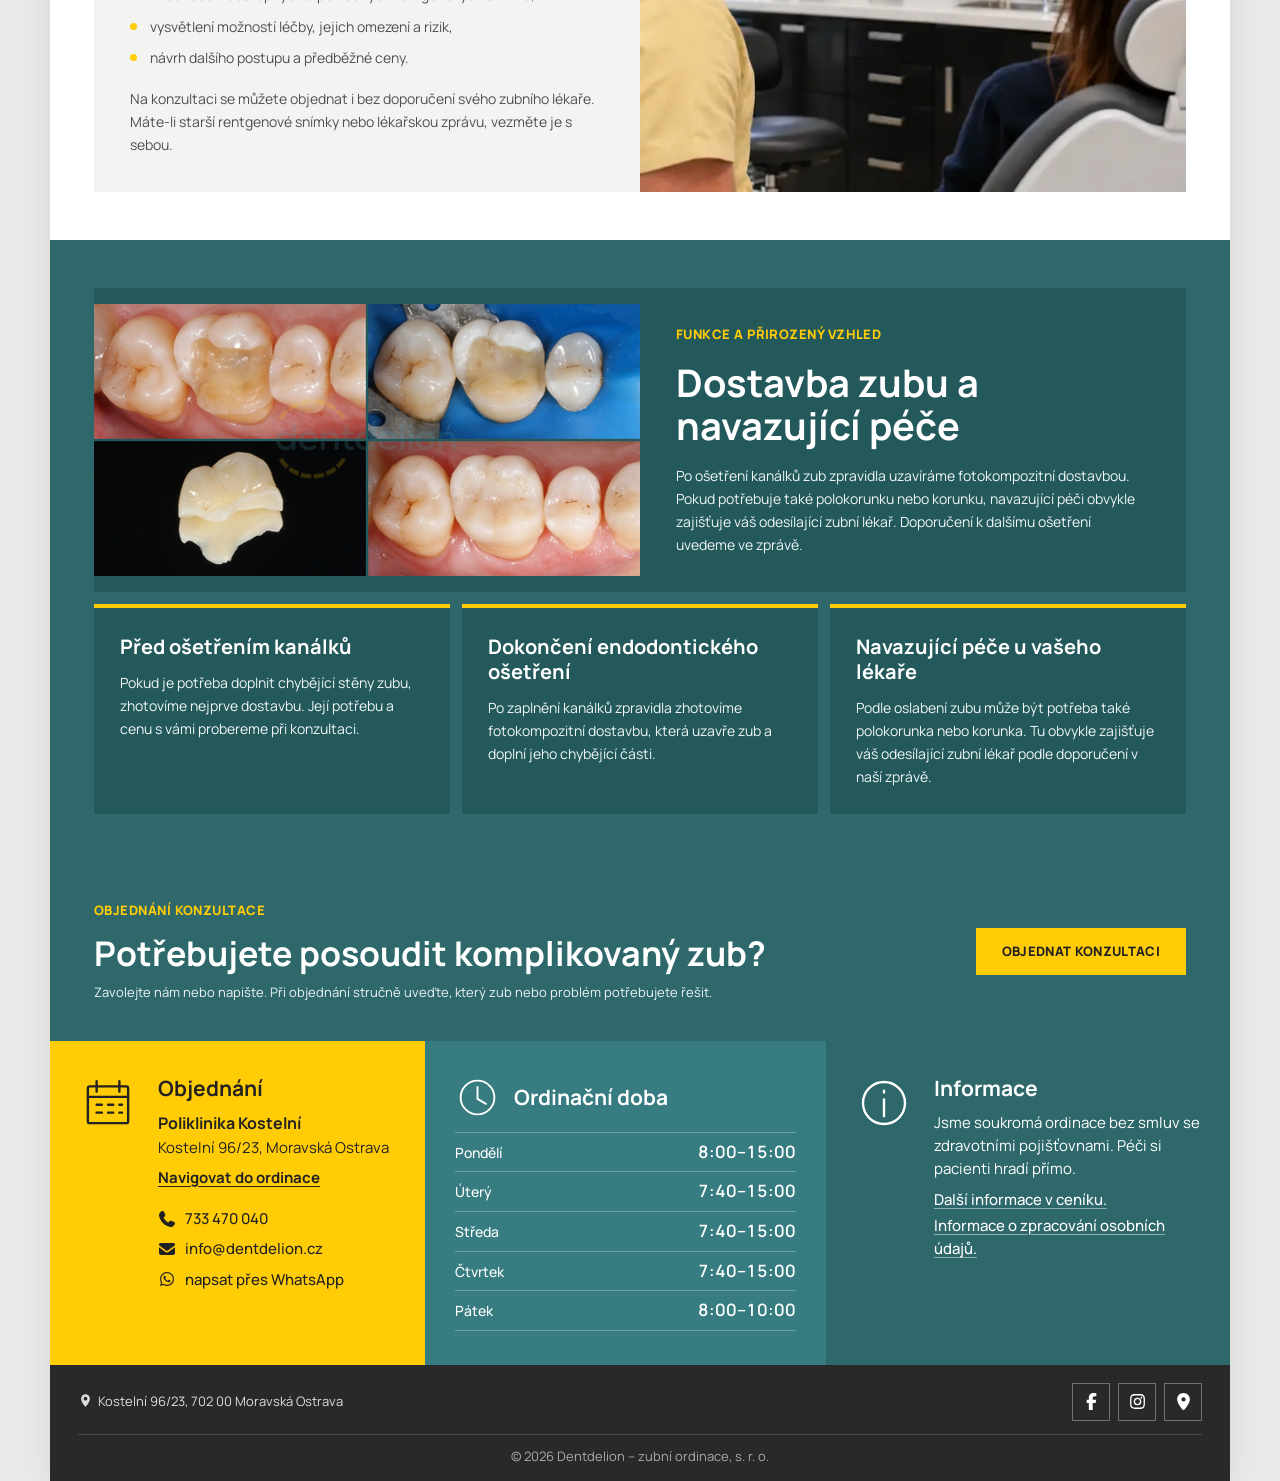
<file: vykony.html>
<!doctype html>
<html lang="cs">
<head>
  <meta charset="utf-8">
  <meta name="application-version" content="C">
  <meta name="viewport" content="width=device-width, initial-scale=1">
  <title>Výkony | Dentdelion – endodoncie pod mikroskopem Ostrava</title>
  <meta name="description" content="Ošetření a opakované ošetření kořenových kanálků, endodontická mikrochirurgie, druhý názor a rekonstrukce zubů v ordinaci Dentdelion v Ostravě.">
  <link rel="canonical" href="https://dentdelion.cz/vykony.html">
  <meta name="theme-color" content="#4aa6ab">
  <link rel="icon" type="image/png" href="/favicon-96x96.png" sizes="96x96">
  <link rel="icon" type="image/svg+xml" href="/favicon.svg">
  <link rel="shortcut icon" href="/favicon.ico">
  <link rel="apple-touch-icon" sizes="180x180" href="/apple-touch-icon.png">
  <meta name="apple-mobile-web-app-title" content="Dentdelion">
  <link rel="manifest" href="/site.webmanifest">
  <link rel="stylesheet" href="assets/css/site.css?v=C-20261022">
  <link rel="stylesheet" href="assets/css/vykony.css?v=C-20261022-lupa">
</head>
<body>
  <a class="skip-link" href="#hlavni-obsah">Přejít k obsahu</a>

  <div class="page-shell">
    <header class="site-header">
      <div class="header-inner">
        <a class="brand" href="index.html" aria-label="Dentdelion – úvodní stránka">
          <img src="assets/images/logo.webp" width="250" height="112" alt="Dentdelion">
        </a>
        <div class="motto">
          <strong>Zubní ordinace v Ostravě</strong>
          <span>Pečlivě. Moderně. Přátelsky.</span>
        </div>
      </div>

      <nav class="main-nav" aria-label="Hlavní navigace">
        <button class="nav-toggle" type="button" aria-expanded="false" aria-controls="nav-links">
          <span class="nav-toggle-lines" aria-hidden="true"></span>
          Menu
        </button>
        <div class="nav-links" id="nav-links">
          <a href="index.html">Úvod</a>
          <a class="active" href="vykony.html" aria-current="page">Výkony</a>
          <a href="cenik.html">Ceník</a>
          <a href="index.html#o-nas">O nás</a>
          <a href="index.html#kontakt">Kontakt</a>
        </div>
        <a class="nav-phone" href="tel:+420733470040" aria-label="Zavolat na 733 470 040">
          <svg viewBox="0 0 24 24" aria-hidden="true"><path d="M6.6 10.8a15.5 15.5 0 0 0 6.6 6.6l2.2-2.2c.3-.3.8-.4 1.2-.2 1.3.5 2.7.8 4.1.8.7 0 1.3.6 1.3 1.3v3.6c0 .7-.6 1.3-1.3 1.3C10.4 22 2 13.6 2 3.3 2 2.6 2.6 2 3.3 2h3.6c.7 0 1.3.6 1.3 1.3 0 1.4.3 2.8.8 4.1.1.4.1.9-.2 1.2l-2.2 2.2Z"/></svg>
          <span>733 470 040</span>
        </a>
      </nav>
    </header>

    <main id="hlavni-obsah" class="performance-page">
      <section class="performance-hero services-section" aria-labelledby="page-title">
        <p class="eyebrow">Prováděné výkony</p>
        <h1 id="page-title">Ošetření kořenových kanálků, konzultace a druhý názor</h1>
        <p>Pomáháme se záchranou komplikovaných zubů, včetně těch, u kterých předchozí ošetření nevedlo k hojení. Přijímáme pacienty na doporučení jejich zubního lékaře i zájemce o konzultaci nebo druhý názor.</p>
        <nav class="performance-index" aria-label="Obsah stránky">
          <a href="#endodoncie">Kořenové kanálky</a>
          <a href="#druhy-nazor">Druhý názor</a>
          <a href="#rekonstrukce">Dostavba zubu a navazující péče</a>
        </nav>
      </section>

      <section class="performance-section endodontics-section" id="endodoncie" aria-labelledby="endodontics-title">
        <div class="performance-lead">
          <figure class="clinical-figure clinical-figure-endo">
            <a href="assets/images/endo-koferdam-dentdelion.webp?v=20261021-vodoznak" target="_blank" rel="noopener noreferrer" aria-label="Otevřít klinickou fotografii endodontického ošetření v plné velikosti (nová karta)">
              <img src="assets/images/endo-koferdam-dentdelion-600.webp" srcset="assets/images/endo-koferdam-dentdelion-600.webp 600w, assets/images/endo-koferdam-dentdelion-1100.webp 1100w" sizes="(max-width: 760px) calc(100vw - 40px), (max-width: 980px) calc(100vw - 64px), (max-width: 1180px) calc(50vw - 44px), 546px" decoding="async" width="1800" height="1350" alt="Detail endodontického ošetření v izolaci koferdamem – fotografie ordinace Dentdelion">
            </a>
          </figure>
          <div class="performance-copy">
            <p class="eyebrow">Naše hlavní specializace</p>
            <h2 id="endodontics-title">Ošetření kořenových kanálků</h2>
            <p>Endodontické ošetření je potřeba tehdy, když je zubní dřeň nevratně zanícená nebo odumřelá, případně když se infekce rozšířila do oblasti kolem kořene. Často jde o jedinou možnost, jak postižený zub zachovat.</p>
            <p>Cílem je odstranit infekci z kořenového systému, kanálky důkladně vyčistit, dezinfikovat a těsně zaplnit. Veškerá endodontická ošetření provádíme pod operačním mikroskopem a v izolaci koferdamem.</p>
          </div>
        </div>

        <div class="treatment-grid" aria-label="Druhy endodontického ošetření">
          <article class="treatment-panel">
            <h3>První ošetření</h3>
            <p>Odstraníme poškozenou nebo infikovanou zubní dřeň, vyhledáme kořenové kanálky a jejich systém vyčistíme, dezinfikujeme a zaplníme. Ošetření zpravidla dokončujeme dostavbou zubu.</p>
          </article>
          <article class="treatment-panel">
            <h3>Opakované ošetření</h3>
            <p>Reendodoncie přichází v úvahu, pokud předchozí ošetření nevedlo k hojení nebo se obtíže znovu objevily. Může zahrnovat odstranění původní kořenové výplně, nalezení neošetřených kanálků, odstranění zalomeného nástroje nebo opravu perforace.</p>
          </article>
          <article class="treatment-panel">
            <h3>Endodontická mikrochirurgie</h3>
            <p>Pokud infekci nelze spolehlivě řešit přes korunku zubu, může být vhodné mikrochirurgické ošetření kořenového hrotu. Pod zvětšením odstraníme zanícenou tkáň a postiženou část kořene ošetříme z chirurgického přístupu.</p>
          </article>
        </div>

      </section>

      <section class="performance-section technology-section" aria-labelledby="technology-title">
        <div class="performance-lead technology-panel">
          <div class="performance-copy technology-copy">
            <p class="eyebrow">Přesnost a kontrola</p>
            <h2 id="technology-title">Operační mikroskop a koferdam</h2>
            <p>Mikroskop poskytuje potřebné zvětšení a osvětlení při hledání jemných struktur, kontrole vyčištění i řešení komplikací. Koferdam odděluje ošetřovaný zub od dutiny ústní, omezuje přístup slin a chrání pacienta během práce s nástroji a dezinfekčními roztoky.</p>
            <p>Tyto pomůcky nepovažujeme za nadstandard, ale za běžnou součást kvalitního endodontického ošetření.</p>
          </div>
          <figure class="clinical-figure clinical-figure-dark clinical-figure-microscope">
            <img src="assets/images/mikroskop-leica-dentdelion.webp" width="1024" height="1536" alt="Zubní lékař při ošetření pacienta pod operačním mikroskopem Leica" loading="lazy">
          </figure>
        </div>

        <div class="process-block" aria-labelledby="process-title">
          <div class="subheading">
            <p class="eyebrow">Průběh léčby</p>
            <h3 id="process-title">Jak ošetření obvykle probíhá</h3>
          </div>
          <ol class="process-grid">
            <li><strong>Vyšetření</strong><span>Zhodnotíme obtíže, stav zubu a rentgenové snímky. Vysvětlíme možnosti, rizika a předpokládanou cenu.</span></li>
            <li><strong>Znecitlivění a izolace</strong><span>Zub znecitlivíme a oddělíme koferdamem od okolí.</span></li>
            <li><strong>Vyčištění kanálků</strong><span>Pod mikroskopem kanálky vyhledáme, opracujeme a opakovaně dezinfikujeme.</span></li>
            <li><strong>Zaplnění a uzávěr</strong><span>Kořenové kanálky těsně zaplníme a zpravidla při stejné návštěvě zhotovíme dostavbu zubu.</span></li>
            <li><strong>Kontrola hojení</strong><span>Výsledek s odstupem kontrolujeme klinicky a rentgenovým snímkem.</span></li>
          </ol>
          <p class="process-note">Konkrétní postup i počet návštěv se řídí nálezem a složitostí případu.</p>
        </div>
      </section>

      <section class="performance-section opinion-section" id="druhy-nazor" aria-labelledby="opinion-title">
        <div class="performance-lead performance-lead-reverse">
          <div class="performance-copy">
            <p class="eyebrow">Nemusíte být naším stálým pacientem</p>
            <h2 id="opinion-title">Vyšetření, konzultace a druhý názor</h2>
            <p>Potřebujete posoudit konkrétní zub, doporučené ošetření nebo možnost zub zachovat? Nález s vámi probereme srozumitelně a bez spěchu.</p>
            <ul class="check-list">
              <li>cílené vyšetření problematického zubu,</li>
              <li>zhodnocení dostupných a potřebných rentgenových snímků,</li>
              <li>vysvětlení možností léčby, jejich omezení a rizik,</li>
              <li>návrh dalšího postupu a předběžné ceny.</li>
            </ul>
            <p>Na konzultaci se můžete objednat i bez doporučení svého zubního lékaře. Máte-li starší rentgenové snímky nebo lékařskou zprávu, vezměte je s sebou.</p>
          </div>
          <figure class="clinical-figure">
            <img src="assets/images/konzultace-dentdelion-800.webp" width="800" height="533" alt="Konzultace nad rentgenovým snímkem – ilustrační obrázek" loading="lazy" decoding="async">
          </figure>
        </div>
      </section>

      <section class="performance-section reconstruction-section" id="rekonstrukce" aria-labelledby="reconstruction-title">
        <div class="performance-lead">
          <figure class="clinical-figure clinical-figure-onlay">
            <a href="assets/images/fotokompozitni-onlay-bez-ramu.webp" target="_blank" rel="noopener noreferrer" aria-label="Otevřít fotografie fotokompozitní polokorunky v plné velikosti (nová karta)">
              <img src="assets/images/fotokompozitni-onlay-bez-ramu-600.webp" srcset="assets/images/fotokompozitni-onlay-bez-ramu-600.webp 600w, assets/images/fotokompozitni-onlay-bez-ramu.webp 992w" sizes="(max-width: 760px) calc(100vw - 40px), (max-width: 980px) calc(100vw - 64px), (max-width: 1180px) calc(50vw - 44px), 546px" decoding="async" width="992" height="492" alt="Fotokompozitní polokorunka – původní stav zubu, izolace koferdamem, samostatná náhrada a výsledná rekonstrukce; fotografie ordinace Dentdelion" loading="lazy">
            </a>
          </figure>
          <div class="performance-copy">
            <p class="eyebrow">Funkce a přirozený vzhled</p>
            <h2 id="reconstruction-title">Dostavba zubu a navazující péče</h2>
            <p>Po ošetření kanálků zub zpravidla uzavíráme fotokompozitní dostavbou. Pokud potřebuje také polokorunku nebo korunku, navazující péči obvykle zajišťuje váš odesílající zubní lékař. Doporučení k dalšímu ošetření uvedeme ve zprávě.</p>
          </div>
        </div>

        <div class="restoration-grid">
          <article><h3>Před ošetřením kanálků</h3><p>Pokud je potřeba doplnit chybějící stěny zubu, zhotovíme nejprve dostavbu. Její potřebu a cenu s vámi probereme při konzultaci.</p></article>
          <article><h3>Dokončení endodontického ošetření</h3><p>Po zaplnění kanálků zpravidla zhotovíme fotokompozitní dostavbu, která uzavře zub a doplní jeho chybějící části.</p></article>
          <article><h3>Navazující péče u vašeho lékaře</h3><p>Podle oslabení zubu může být potřeba také polokorunka nebo korunka. Tu obvykle zajišťuje váš odesílající zubní lékař podle doporučení v naší zprávě.</p></article>
        </div>
      </section>

      <section class="performance-cta" aria-labelledby="performance-cta-title">
        <div>
          <p class="eyebrow">Objednání konzultace</p>
          <h2 id="performance-cta-title">Potřebujete posoudit komplikovaný zub?</h2>
          <p>Zavolejte nám nebo napište. Při objednání stručně uveďte, který zub nebo problém potřebujete řešit.</p>
        </div>
        <a class="button button-primary" href="#kontakt">Objednat konzultaci</a>
      </section>

      <section class="contact-strip" id="kontakt" aria-label="Kontaktní informace">
        <article class="contact-card booking">
          <svg viewBox="0 0 64 64" aria-hidden="true"><rect x="9" y="13" width="46" height="42" rx="2"/><path d="M19 7v12M45 7v12M9 25h46M19 34h6m7 0h6m7 0h3m-29 9h6m7 0h6m7 0h3"/></svg>
          <div>
            <h2>Objednání</h2>
            <address class="contact-address">
              <strong>Poliklinika Kostelní</strong>
              Kostelní 96/23, Moravská Ostrava
              <a class="contact-directions" href="https://www.google.com/maps/dir/?api=1&amp;destination=Kosteln%C3%AD%2096%2F23%2C%20Moravsk%C3%A1%20Ostrava" target="_blank" rel="noopener noreferrer">Navigovat do ordinace</a>
            </address>
            <div class="contact-links">
              <a href="tel:+420733470040"><svg class="contact-icon" aria-hidden="true" focusable="false" xmlns="http://www.w3.org/2000/svg" viewBox="0 0 512 512"><!--! Font Awesome Free 7.3.1 by @fontawesome - https://fontawesome.com License - https://fontawesome.com/license/free (Icons: CC BY 4.0, Fonts: SIL OFL 1.1, Code: MIT License) Copyright 2026 Fonticons, Inc. --><path fill="currentColor" d="M160.2 25C152.3 6.1 131.7-3.9 112.1 1.4l-5.5 1.5c-64.6 17.6-119.8 80.2-103.7 156.4 37.1 175 174.8 312.7 349.8 349.8 76.3 16.2 138.8-39.1 156.4-103.7l1.5-5.5c5.4-19.7-4.7-40.3-23.5-48.1l-97.3-40.5c-16.5-6.9-35.6-2.1-47 11.8l-38.6 47.2C233.9 335.4 177.3 277 144.8 205.3L189 169.3c13.9-11.3 18.6-30.4 11.8-47L160.2 25z"/></svg><span>733 470 040</span></a>
              <a href="mailto:info@dentdelion.cz"><svg class="contact-icon" aria-hidden="true" focusable="false" xmlns="http://www.w3.org/2000/svg" viewBox="0 0 512 512"><!--! Font Awesome Free 7.3.1 by @fontawesome - https://fontawesome.com License - https://fontawesome.com/license/free (Icons: CC BY 4.0, Fonts: SIL OFL 1.1, Code: MIT License) Copyright 2026 Fonticons, Inc. --><path fill="currentColor" d="M48 64c-26.5 0-48 21.5-48 48 0 15.1 7.1 29.3 19.2 38.4l208 156c17.1 12.8 40.5 12.8 57.6 0l208-156c12.1-9.1 19.2-23.3 19.2-38.4 0-26.5-21.5-48-48-48L48 64zM0 196L0 384c0 35.3 28.7 64 64 64l384 0c35.3 0 64-28.7 64-64l0-188-198.4 148.8c-34.1 25.6-81.1 25.6-115.2 0L0 196z"/></svg><span>info@dentdelion.cz</span></a>
              <a href="https://wa.me/420733470040" target="_blank" rel="noopener noreferrer"><svg class="contact-icon" aria-hidden="true" focusable="false" xmlns="http://www.w3.org/2000/svg" viewBox="0 0 448 512"><!--! Font Awesome Free 7.3.1 by @fontawesome - https://fontawesome.com License - https://fontawesome.com/license/free (Icons: CC BY 4.0, Fonts: SIL OFL 1.1, Code: MIT License) Copyright 2026 Fonticons, Inc. --><path fill="currentColor" d="M380.9 97.1c-41.9-42-97.7-65.1-157-65.1-122.4 0-222 99.6-222 222 0 39.1 10.2 77.3 29.6 111L0 480 117.7 449.1c32.4 17.7 68.9 27 106.1 27l.1 0c122.3 0 224.1-99.6 224.1-222 0-59.3-25.2-115-67.1-157zm-157 341.6c-33.2 0-65.7-8.9-94-25.7l-6.7-4-69.8 18.3 18.6-68.1-4.4-7c-18.5-29.4-28.2-63.3-28.2-98.2 0-101.7 82.8-184.5 184.6-184.5 49.3 0 95.6 19.2 130.4 54.1s56.2 81.2 56.1 130.5c0 101.8-84.9 184.6-186.6 184.6zM325.1 300.5c-5.5-2.8-32.8-16.2-37.9-18-5.1-1.9-8.8-2.8-12.5 2.8s-14.3 18-17.6 21.8c-3.2 3.7-6.5 4.2-12 1.4-32.6-16.3-54-29.1-75.5-66-5.7-9.8 5.7-9.1 16.3-30.3 1.8-3.7 .9-6.9-.5-9.7s-12.5-30.1-17.1-41.2c-4.5-10.8-9.1-9.3-12.5-9.5-3.2-.2-6.9-.2-10.6-.2s-9.7 1.4-14.8 6.9c-5.1 5.6-19.4 19-19.4 46.3s19.9 53.7 22.6 57.4c2.8 3.7 39.1 59.7 94.8 83.8 35.2 15.2 49 16.5 66.6 13.9 10.7-1.6 32.8-13.4 37.4-26.4s4.6-24.1 3.2-26.4c-1.3-2.5-5-3.9-10.5-6.6z"/></svg><span>napsat přes WhatsApp</span></a>
            </div>
          </div>
        </article>
        <article class="contact-card hours">
          <svg viewBox="0 0 64 64" aria-hidden="true"><circle cx="32" cy="32" r="24"/><path d="M32 17v17l12 7"/></svg>
          <div><h2>Ordinační doba</h2></div>
          <dl class="hours-schedule">
            <div><dt>Pondělí</dt><dd>8:00–15:00</dd></div>
            <div><dt>Úterý</dt><dd>7:40–15:00</dd></div>
            <div><dt>Středa</dt><dd>7:40–15:00</dd></div>
            <div><dt>Čtvrtek</dt><dd>7:40–15:00</dd></div>
            <div><dt>Pátek</dt><dd>8:00–10:00</dd></div>
          </dl>
        </article>
        <article class="contact-card info">
          <svg viewBox="0 0 64 64" aria-hidden="true"><circle cx="32" cy="32" r="24"/><path d="M32 28v19M32 18v2"/></svg>
          <div><h2>Informace</h2><p>Jsme soukromá ordinace bez smluv se zdravotními pojišťovnami. Péči si pacienti hradí přímo.<a href="cenik.html">Další informace v ceníku.</a><a href="osobni-udaje.html">Informace o zpracování osobních údajů.</a></p></div>
        </article>
      </section>
    </main>

    <footer class="site-footer">
      <div class="footer-main">
        <p class="footer-address"><svg viewBox="0 0 24 24" aria-hidden="true"><path d="M12 22s7-7.1 7-13A7 7 0 1 0 5 9c0 5.9 7 13 7 13Zm0-10a3 3 0 1 1 0-6 3 3 0 0 1 0 6Z"/></svg>Kostelní 96/23, 702 00 Moravská Ostrava</p>
        <nav class="social-links" aria-label="Dentdelion na internetu">
          <a href="https://www.facebook.com/dentdelion.ostrava/" target="_blank" rel="noopener noreferrer" aria-label="Dentdelion na Facebooku" title="Facebook"><svg viewBox="0 0 320 512" aria-hidden="true"><path d="M80 299.3v212.7h116V299.3h86.5l18-97.8H196v-34.6c0-51.7 20.3-71.5 72.7-71.5 16.3 0 29.4.4 37 1.2V7.9C291.4 4 256.4 0 236.2 0 129.3 0 80 50.5 80 159.4v42.1H14v97.8h66z"/></svg></a>
          <a href="https://www.instagram.com/dentdelion.ostrava/" target="_blank" rel="noopener noreferrer" aria-label="Dentdelion na Instagramu" title="Instagram"><svg viewBox="0 0 448 512" aria-hidden="true"><path d="M224.3 141a115 115 0 1 0-.6 230 115 115 0 1 0 .6-230zm-.6 40.4a74.6 74.6 0 1 1 .6 149.2 74.6 74.6 0 1 1-.6-149.2zm93.4-45.1a26.8 26.8 0 1 1 53.6 0 26.8 26.8 0 1 1-53.6 0zm129.7 27.2c-1.7-35.9-9.9-67.7-36.2-93.9-26.2-26.2-58-34.4-93.9-36.2-37-2.1-147.9-2.1-184.9 0-35.8 1.7-67.6 9.9-93.9 36.1s-34.4 58-36.2 93.9c-2.1 37-2.1 147.9 0 184.9 1.7 35.9 9.9 67.7 36.2 93.9s58 34.4 93.9 36.2c37 2.1 147.9 2.1 184.9 0 35.9-1.7 67.7-9.9 93.9-36.2 26.2-26.2 34.4-58 36.2-93.9 2.1-37 2.1-147.8 0-184.8zM399 388c-7.8 19.6-22.9 34.7-42.6 42.6-29.5 11.7-99.5 9-132.1 9s-102.7 2.6-132.1-9c-19.6-7.8-34.7-22.9-42.6-42.6-11.7-29.5-9-99.5-9-132.1s-2.6-102.7 9-132.1c7.8-19.6 22.9-34.7 42.6-42.6 29.5-11.7 99.5-9 132.1-9s102.7-2.6 132.1 9c19.6 7.8 34.7 22.9 42.6 42.6 11.7 29.5 9 99.5 9 132.1s2.7 102.7-9 132.1z"/></svg></a>
          <a href="https://www.firmy.cz/detail/12841687-zubni-ordinace-dentdelion-ostrava-moravska-ostrava.html" target="_blank" rel="noopener noreferrer" aria-label="Dentdelion na Firmy.cz" title="Firmy.cz"><svg viewBox="0 0 384 512" aria-hidden="true"><path d="M0 188.6C0 84.4 86 0 192 0s192 84.4 192 188.6c0 119.3-120.2 262.3-170.4 316.8-11.8 12.8-31.5 12.8-43.3 0C120.2 450.9 0 307.9 0 188.6zM192 256a64 64 0 1 0 0-128 64 64 0 1 0 0 128z"/></svg></a>
        </nav>
      </div>
      <p class="footer-copyright">© <span id="current-year">2026</span> Dentdelion – zubní ordinace, s. r. o.</p>
    </footer>
  </div>

  <script src="assets/js/site.js?v=C-20261022"></script>
</body>
</html>
</file>
<file: assets/css/site.css>
@font-face {
  font-family: "Manrope";
  font-style: normal;
  font-weight: 200 800;
  font-display: swap;
  src: url("../fonts/manrope-latin-ext.woff2") format("woff2");
  unicode-range: U+0100-02BA, U+02BD-02C5, U+02C7-02CC, U+02CE-02D7,
    U+02DD-02FF, U+0304, U+0308, U+0329, U+1D00-1DBF, U+1E00-1E9F,
    U+1EF2-1EFF, U+2020, U+20A0-20AB, U+20AD-20C0, U+2113,
    U+2C60-2C7F, U+A720-A7FF;
}

@font-face {
  font-family: "Manrope";
  font-style: normal;
  font-weight: 200 800;
  font-display: swap;
  src: url("../fonts/manrope-latin.woff2") format("woff2");
  unicode-range: U+0000-00FF, U+0131, U+0152-0153, U+02BB-02BC,
    U+02C6, U+02DA, U+02DC, U+0304, U+0308, U+0329, U+2000-206F,
    U+20AC, U+2122, U+2191, U+2193, U+2212, U+2215, U+FEFF, U+FFFD;
}

:root {
  --turquoise: #4aa6ab;
  --turquoise-dark: #2e686b;
  --yellow: #ffcc06;
  --ink: #252525;
  --muted: #626262;
  --line: #dedede;
  --paper: #ffffff;
  --soft: #f4f4f3;
  --page: #e9e9e8;
  --content: 1180px;
}

* { box-sizing: border-box; }
html { scroll-behavior: smooth; scroll-padding-top: 145px; }
body {
  margin: 0;
  background: var(--page);
  color: var(--ink);
  font-family: "Manrope", "Segoe UI", Arial, sans-serif;
  font-size: 16px;
  line-height: 1.62;
  -webkit-font-smoothing: antialiased;
}
img { display: block; max-width: 100%; }
a { color: inherit; }
button, a { -webkit-tap-highlight-color: transparent; }
.skip-link { position: fixed; left: 1rem; top: -5rem; z-index: 100; background: #fff; padding: .7rem 1rem; }
.skip-link:focus { top: 1rem; }
.page-shell { overflow-anchor: none; width: min(100%, var(--content)); margin-inline: auto; background: var(--paper); box-shadow: 0 0 28px rgb(0 0 0 / .08); }

.site-header { position: sticky; z-index: 60; top: 0; background: #fff; box-shadow: 0 0 0 rgb(0 0 0 / 0); transition: box-shadow .25s ease; }
.header-inner { min-height: 140px; display: flex; align-items: center; justify-content: space-between; padding: 22px 50px; transition: min-height .25s ease, padding .25s ease; }
.brand img { width: 245px; height: auto; transition: width .25s ease; }
.motto { text-align: right; font-size: 22px; line-height: 1.35; transition: font-size .25s ease; }
.motto strong, .motto span { display: block; }
.motto strong { color: var(--yellow); font-weight: 600; }
.motto span { color: var(--turquoise); }

.main-nav { min-height: 66px; display: flex; align-items: stretch; padding-inline: 30px; background: #367c80; color: #fff; transition: min-height .25s ease; }
.nav-links { display: flex; align-items: stretch; }
.nav-links a { display: flex; align-items: center; padding: 0 24px; text-decoration: none; text-transform: uppercase; font-size: 14px; font-weight: 700; letter-spacing: .035em; transition: background .2s ease; }
.nav-links a:hover, .nav-links a:focus-visible, .nav-links a.active { background: var(--turquoise-dark); }
.nav-phone { margin-left: auto; display: flex; align-items: center; gap: 12px; text-decoration: none; font-size: 20px; font-weight: 700; }
.nav-phone svg { width: 26px; fill: currentColor; }
.nav-toggle { display: none; background: none; color: #fff; border: 0; font: inherit; font-weight: 700; text-transform: uppercase; }

.site-header.is-compact { box-shadow: 0 7px 18px rgb(0 0 0 / .16); }
.site-header.is-compact .header-inner { min-height: 72px; padding-block: 8px; }
.site-header.is-compact .brand img { width: 165px; }
.site-header.is-compact .motto { font-size: 16px; }
.site-header.is-compact .main-nav { min-height: 52px; }

.hero { --hero-parallax: 0px; position: relative; isolation: isolate; display: flex; min-height: 520px; align-items: center; justify-content: flex-end; overflow: hidden; background: #4b4b4b; }
.hero::after { position: absolute; z-index: -1; inset: 0; background: rgb(0 0 0 / .10); content: ""; }
.hero-media { position: absolute; z-index: -2; inset: -90px 0; background: url("../images/clinic-parallax.webp") center center / cover no-repeat; transform: translate3d(0, var(--hero-parallax), 0) scale(1.01); will-change: transform; }
.hero-copy { width: min(470px, calc(100% - 100px)); margin: 42px 50px 42px auto; padding: 40px; background: rgb(255 255 255 / .96); box-shadow: 0 12px 30px rgb(0 0 0 / .24); }
.eyebrow { margin: 0 0 12px; color: #876500; font-size: 13px; font-weight: 800; letter-spacing: .035em; text-transform: uppercase; }
.hero h1 { margin: 0 0 12px; font-size: clamp(36px, 3.6vw, 46px); line-height: 1.06; letter-spacing: -.025em; }
.hero h2 { margin: 0 0 20px; color: var(--turquoise-dark); font-size: clamp(22px, 2.4vw, 30px); line-height: 1.25; }
.hero-copy > p:not(.eyebrow) { margin: 0; font-size: 17px; color: #454545; }
.button-row { display: grid; gap: 12px; margin-top: 30px; }
.hero .button { width: 100%; }
.button { display: inline-flex; min-height: 46px; align-items: center; justify-content: center; padding: 11px 24px 10px; border: 2px solid transparent; text-decoration: none; text-transform: uppercase; font-size: 13px; font-weight: 800; letter-spacing: .025em; transition: transform .15s ease, background .15s ease, color .15s ease; }
.button:hover { transform: translateY(-1px); }
.button-primary { background: var(--yellow); color: #222; border-color: var(--yellow); }
.button-primary:hover, .button-primary:focus-visible { background: #efbd00; border-color: #efbd00; }
.button-secondary { color: var(--turquoise-dark); border-color: var(--turquoise); background: transparent; }
.button-secondary:hover, .button-secondary:focus-visible { color: #fff; background: var(--turquoise-dark); border-color: var(--turquoise-dark); }

.section { padding: 55px 44px; scroll-margin-top: 145px; }
.section-heading { max-width: 780px; margin: 0 auto 38px; text-align: center; }
.section-heading h2 { margin: 0; font-size: clamp(30px, 3.1vw, 42px); line-height: 1.15; }
.section-heading p { margin: 12px 0 0; color: var(--muted); }
.heading-line { display: block; width: 74px; height: 5px; margin: 13px auto 0; background: var(--yellow); }
.section-heading.compact { margin-bottom: 30px; }

.intro-section { background: #fff; }
.feature-grid { display: grid; grid-template-columns: repeat(3, 1fr); }
.feature { min-width: 0; padding: 0 34px; text-align: center; border-right: 1px solid var(--line); }
.feature:last-child { border-right: 0; }
.feature-icon { width: 84px; height: 84px; margin: 0 auto 14px; }
.feature h3 { margin: 0 0 10px; color: var(--turquoise-dark); font-size: 20px; line-height: 1.25; }
.feature p { margin: 0; color: #565656; font-size: 14px; line-height: 1.55; }

.services-section {
  --services-parallax: 0px;
  position: relative;
  isolation: isolate;
  overflow: hidden;
  background: #f5f4f1;
}
.services-section::before {
  position: absolute;
  z-index: -2;
  inset: -100px -24px;
  background: url("../images/mikroskop-background.webp") 50% 42% / cover no-repeat;
  content: "";
  filter: grayscale(1) contrast(.92) brightness(1.02) blur(1.5px);
  transform: translate3d(0, var(--services-parallax), 0) scale(1.025);
  will-change: transform;
}
.services-section::after {
  position: absolute;
  z-index: -1;
  inset: 0;
  background: rgb(248 247 244 / .78);
  content: "";
}
.service-grid { display: grid; grid-template-columns: repeat(2, minmax(0, 1fr)); gap: 12px; }
.service-card { display: grid; grid-template-columns: 46% 54%; min-height: 275px; background: #fff; overflow: hidden; }
.service-card-featured { grid-column: 1 / -1; grid-template-columns: 42% 58%; min-height: 330px; }
.service-card img { width: 100%; min-width: 0; height: 100%; min-height: 0; object-fit: cover; }
.service-copy { display: flex; flex-direction: column; justify-content: center; padding: 25px 25px 25px 28px; }
.service-copy .eyebrow { margin-bottom: 7px; font-size: 10px; }
.service-copy :is(h2, h3) { margin: 0 0 10px; color: var(--turquoise-dark); font-size: 21px; line-height: 1.22; }
.service-copy p:not(.eyebrow) { margin: 0; color: #4f4f4f; font-size: 13px; line-height: 1.55; }
.service-card-featured .service-copy { padding: 34px 42px; }
.service-card-featured .service-copy :is(h2, h3) { font-size: clamp(27px, 3vw, 36px); }
.service-card-featured .service-copy p:not(.eyebrow) { max-width: 650px; font-size: 15px; }
.section-action { margin-top: 24px; text-align: center; }

.about-section {
  display: grid;
  grid-template-columns: 1fr 1.05fr;
  grid-template-areas:
    "team copy"
    "profile profile";
  column-gap: 48px;
  row-gap: 28px;
  align-items: start;
  background: #fff;
}

.team-visual {
  grid-area: team;
  display: grid;
  grid-template-columns: repeat(2, minmax(0, 1fr));
  align-self: stretch;
  gap: 12px;
}

.team-member {
  position: relative;
  min-width: 0;
  padding: 30px 18px 25px;
  overflow: hidden;
  border: 0;
  background: var(--soft);
  color: var(--ink);
  cursor: pointer;
  font: inherit;
  text-align: center;
  appearance: none;
  transition: color .25s ease, background-color .25s ease;
}

.team-member::after {
  position: absolute;
  top: 14px;
  right: 14px;
  display: grid;
  width: 28px;
  height: 28px;
  place-items: center;
  border: 1px solid rgb(46 104 107 / 45%);
  border-radius: 50%;
  color: var(--turquoise-dark);
  font-size: 20px;
  font-weight: 400;
  line-height: 1;
  content: "+";
  transition: color .25s ease, border-color .25s ease, transform .25s ease;
}

.team-member[aria-expanded="true"]::after {
  content: "−";
}

.team-member:hover,
.team-member:focus-visible,
.team-member[aria-expanded="true"] {
  background: var(--turquoise-dark);
  color: #fff;
}

.team-member:focus-visible {
  outline: 3px solid var(--yellow);
  outline-offset: 3px;
}

.team-member:hover::after,
.team-member:focus-visible::after,
.team-member[aria-expanded="true"]::after {
  border-color: var(--yellow);
  color: var(--yellow);
}

.team-member img {
  width: 100%;
  max-width: 220px;
  height: auto;
  aspect-ratio: 1 / 1;
  margin: 0 auto 14px;
  border-radius: 50%;
  object-fit: cover;
  transition: transform .3s ease;
}

.team-member:hover img,
.team-member:focus-visible img,
.team-member[aria-expanded="true"] img {
  transform: translateX(-8px) scale(1.025);
}

.team-member strong,
.team-member .team-role {
  display: block;
  transition: color .25s ease;
}

.team-member strong {
  color: var(--turquoise-dark);
  font-size: 16px;
  line-height: 1.25;
}

.team-member .team-role {
  margin-top: 4px;
  color: var(--muted);
  font-size: 12px;
}

.team-member:hover strong,
.team-member:focus-visible strong,
.team-member[aria-expanded="true"] strong {
  color: #fff;
}

.team-member:hover .team-role,
.team-member:focus-visible .team-role,
.team-member[aria-expanded="true"] .team-role {
  color: var(--yellow);
}

.about-copy { grid-area: copy; }
.about-copy h2 { margin: 0 0 18px; font-size: clamp(29px, 3vw, 40px); line-height: 1.14; }
.about-copy p:not(.eyebrow) { color: #4e4e4e; }
.about-copy .button { margin-top: 8px; }

.team-profile-panel {
  position: relative;
  grid-area: profile;
  padding: 32px 34px 34px;
  background: var(--soft);
  border-top: 4px solid var(--yellow);
}

.team-profile-panel[hidden],
.team-profile[hidden] {
  display: none;
}

.team-profile-close {
  position: absolute;
  z-index: 1;
  top: 16px;
  right: 16px;
  display: grid;
  width: 36px;
  height: 36px;
  padding: 0 0 2px;
  place-items: center;
  border: 1px solid var(--line);
  background: #fff;
  color: var(--turquoise-dark);
  cursor: pointer;
  font: inherit;
  font-size: 25px;
  line-height: 1;
}

.team-profile-close:hover,
.team-profile-close:focus-visible {
  border-color: var(--turquoise-dark);
  background: var(--turquoise-dark);
  color: #fff;
}

.team-profile {
  display: grid;
  grid-template-columns: minmax(250px, .82fr) 1.55fr;
  gap: 42px;
  padding-right: 34px;
}

.profile-summary h3 {
  margin: 0;
  color: var(--turquoise-dark);
  font-size: 25px;
  line-height: 1.2;
}

.profile-summary .profile-role {
  margin: 4px 0 17px;
  color: var(--muted);
  font-size: 13px;
}

.profile-summary > p:not(.eyebrow, .profile-role) {
  margin: 0;
  color: #505050;
  font-size: 14px;
  line-height: 1.62;
}

.profile-training h4 {
  margin: 2px 0 13px;
  font-size: 16px;
}

.training-list {
  display: grid;
  grid-template-columns: repeat(2, minmax(0, 1fr));
  gap: 12px 18px;
  margin: 0;
  padding: 0;
  list-style: none;
}
.training-list li { padding-left: 13px; border-left: 3px solid var(--yellow); color: #505050; font-size: 13px; line-height: 1.55; }
.training-list strong { display: block; margin-bottom: 2px; color: var(--turquoise-dark); font-size: 14px; }

.cta-section { padding: 30px 40px 27px; text-align: center; color: #fff; background: var(--turquoise-dark); }
.cta-section h2 { margin: 0 0 16px; font-size: clamp(23px, 2.7vw, 34px); line-height: 1.25; }

.contact-strip { display: grid; grid-template-columns: 1.05fr 1.12fr 1.13fr; color: #fff; scroll-margin-top: 145px; }
.contact-card { min-height: 190px; display: grid; grid-template-columns: 60px 1fr; gap: 18px; align-items: start; padding: 34px 30px; }
.contact-card.booking { color: #222; background: var(--yellow); }
.contact-card.hours { background: #367c80; }
.contact-card.info { background: var(--turquoise-dark); }
.contact-card svg { width: 56px; height: 56px; fill: none; stroke: currentColor; stroke-width: 2.7; stroke-linecap: round; stroke-linejoin: round; }
.contact-card h2 { margin: 0 0 10px; font-size: 21px; line-height: 1.25; font-weight: 700; }
.contact-card p, .contact-card a { font-size: 15px; line-height: 1.55; font-weight: 400; }
.contact-card p { margin: 0; }
.contact-card a { color: inherit; text-decoration: none; }
.contact-card a:hover, .contact-card a:focus-visible { text-decoration: underline; text-underline-offset: 3px; }

.contact-links { display: grid; gap: 7px; }
.contact-card .contact-links a { display: flex; align-items: center; gap: 9px; width: fit-content; font-weight: 500; }
.contact-card .contact-links .contact-icon { flex: 0 0 18px; width: 18px; height: 16px; fill: currentColor; stroke: none; }

.contact-card.info p > a { display: block; width: fit-content; margin-top: 3px; font-weight: 500; text-decoration: underline; text-decoration-thickness: 1px; text-decoration-color: rgb(255 255 255 / .45); text-underline-offset: 3px; }
.contact-card.info p > a:first-of-type { margin-top: 7px; }
.contact-card.info p > a:hover, .contact-card.info p > a:focus-visible { color: var(--yellow); text-decoration-color: currentColor; }

.map-section { height: 190px; overflow: hidden; background: #e5e5e5; }
.map-section iframe { display: block; width: 100%; height: 100%; border: 0; filter: grayscale(1) contrast(.92) brightness(1.05); }

.site-footer { padding: 18px 28px 14px; color: #ddd; background: #292929; font-size: 13px; }
.site-footer p { margin: 0; }
.site-footer svg { display: inline-block; width: 15px; height: 15px; margin-right: 5px; vertical-align: -2px; fill: currentColor; }
.footer-main { display: flex; align-items: center; justify-content: space-between; gap: 24px; }
.footer-address { text-align: left; }
.social-links { display: flex; flex: 0 0 auto; gap: 8px; }
.social-links a { display: grid; width: 38px; height: 38px; place-items: center; color: #fff; border: 1px solid rgb(255 255 255 / .34); text-decoration: none; transition: color .15s ease, background .15s ease, border-color .15s ease, transform .15s ease; }
.social-links a:hover, .social-links a:focus-visible { color: #252525; background: var(--yellow); border-color: var(--yellow); transform: translateY(-1px); }
.social-links svg { width: 17px; height: 17px; margin: 0; vertical-align: initial; }
.footer-copyright { margin-top: 13px !important; padding-top: 11px; color: #aaa; text-align: center; border-top: 1px solid rgb(255 255 255 / .14); }

@media (max-width: 980px) {
  .header-inner { min-height: 115px; padding: 18px 28px; }
  .brand img { width: 205px; }
  .motto { font-size: 18px; }
  .main-nav { padding-inline: 18px; }
  .nav-links a { padding-inline: 15px; }
  .hero-copy { width: min(430px, calc(100% - 56px)); margin: 36px 28px 36px auto; padding: 34px; }
  .hero { min-height: 500px; }
  .service-grid { grid-template-columns: 1fr; }
  .service-card { grid-template-columns: 42% 58%; min-height: 250px; }
  .service-card-featured { grid-template-columns: 42% 58%; min-height: 310px; }
  .service-card-featured .service-copy { padding: 30px 34px; }
  .contact-strip { grid-template-columns: 1fr 1fr; }
  .contact-card.info { grid-column: 1 / -1; }
}

@media (max-width: 760px) {
  body { background: #fff; }
  .page-shell { box-shadow: none; }
  .header-inner { min-height: 92px; padding: 14px 20px; }
  .brand img { width: 170px; }
  .motto { display: none; }
  .main-nav { min-height: 58px; position: relative; align-items: center; padding-inline: 18px; }
  .nav-toggle { display: flex; align-items: center; gap: 11px; }
  .nav-toggle-lines, .nav-toggle-lines::before, .nav-toggle-lines::after { display: block; width: 23px; height: 2px; background: currentColor; content: ""; }
  .nav-toggle-lines { position: relative; }
  .nav-toggle-lines::before { position: absolute; top: -7px; }
  .nav-toggle-lines::after { position: absolute; top: 7px; }
  .nav-links { display: none; position: absolute; z-index: 20; top: 100%; left: 0; right: 0; flex-direction: column; align-items: stretch; background: var(--turquoise); box-shadow: 0 10px 18px rgb(0 0 0 / .18); }
  .nav-links.open { display: flex; }
  .nav-links a { min-height: 50px; padding: 0 22px; border-bottom: 1px solid rgb(255 255 255 / .16); }
  .nav-links a.active { background: var(--turquoise-dark); }
  .nav-phone { font-size: 17px; }
  .nav-phone svg { width: 22px; }
  .hero { min-height: 560px; align-items: flex-end; }
  .hero-media { inset: -65px -70px; background-position: 44% center; }
  .hero-copy { width: calc(100% - 40px); margin: 20px; padding: 30px; }
  .section { padding: 42px 20px; }
  .services-section::before { background-attachment: scroll; }
  .feature-grid { grid-template-columns: 1fr; gap: 28px; }
  .feature { max-width: 460px; margin: 0 auto; padding: 0; border-right: 0; }
  .service-grid { grid-template-columns: 1fr; }
  .service-card { grid-template-columns: 42% 58%; min-height: 250px; }
  .service-card img { height: 100%; }
  .service-card-featured { grid-template-columns: 38% 62%; min-height: 360px; }
  .service-card-featured .service-copy { padding: 28px; }
  .service-card-featured .service-copy :is(h2, h3) { font-size: 27px; }
  .service-card-featured .service-copy p:not(.eyebrow) { font-size: 14px; }
  .about-section {
    grid-template-columns: 1fr;
    grid-template-areas:
      "copy"
      "team"
      "profile";
    gap: 30px;
  }
  .team-profile { grid-template-columns: 1fr; gap: 24px; padding-right: 30px; }
  .training-list { grid-template-columns: 1fr; }
  .contact-strip { grid-template-columns: 1fr; }
  .contact-card.info { grid-column: auto; }
  .contact-card { min-height: 0; }
  .footer-main { flex-direction: column; justify-content: center; gap: 13px; }
  .footer-address { text-align: center; }
}

@media (max-width: 480px) {
  .nav-phone span { display: none; }
  .hero h1 { font-size: 39px; }
  .button { width: 100%; }
  .service-card, .service-card-featured { grid-template-columns: 1fr; }
  .service-card img { height: 220px; }
  .service-card-featured img { height: 260px; }
  .service-card-featured .service-copy { padding: 28px 24px; }
  .team-visual { grid-template-columns: 1fr; }
  .team-member img { max-width: 190px; }
  .team-profile-panel { padding: 28px 22px; }
  .team-profile { padding-right: 28px; }
  .contact-card { grid-template-columns: 48px 1fr; gap: 15px; padding: 28px 22px; }
  .contact-card svg { width: 45px; height: 45px; }
}

@media (prefers-reduced-motion: reduce) {
  html { scroll-behavior: auto; }
  *, *::before, *::after { transition: none !important; }
  .hero-media { transform: none; }
  .team-member img { transform: none !important; }
  .services-section::before { background-attachment: scroll; }
}

/* Homepage refinements: hero treatment, compact endodontic card and contacts. */
.homepage .hero-media {
  filter: grayscale(1) contrast(.92) brightness(.94) blur(1px);
}
.homepage .service-card-featured {
  min-height: 0;
}
.homepage .service-card-featured > img {
  height: 0;
  min-height: 100%;
}
.homepage .service-card-featured .service-copy {
  padding: 28px 32px;
}
.homepage .contact-card {
  grid-template-columns: 48px minmax(0, 1fr);
  gap: 14px;
  padding: 28px 22px;
}
.homepage .contact-card > svg {
  width: 45px;
  height: 45px;
}
.homepage .contact-links a {
  max-width: 100%;
}
.homepage .contact-links span {
  min-width: 0;
  overflow-wrap: anywhere;
}
@media (max-width: 760px) {
  .homepage .service-card-featured {
    grid-template-columns: 1fr;
  }
  .homepage .service-card-featured > img {
    height: auto;
    min-height: 0;
  }
  .homepage .service-card-featured .service-copy {
    padding: 24px;
  }
}

/* Keep the clinic location visible alongside booking details. */
.contact-card > div { min-width: 0; }
.contact-card .contact-address {
  margin: 0 0 18px;
  font-style: normal;
  font-size: 15px;
  line-height: 1.55;
  overflow-wrap: anywhere;
}
.contact-address strong { display: block; font-size: 16px; }
.contact-card .contact-directions {
  display: block;
  width: fit-content;
  margin-top: 7px;
  font-weight: 700;
  text-decoration: underline;
  text-underline-offset: 3px;
}

/* Full-width, readable weekday schedule in the contact panel. */
.contact-card.hours {
  grid-template-columns: 45px minmax(0, 1fr);
  gap: 12px 14px;
  align-content: start;
}
.contact-card.hours > svg { width: 45px; height: 45px; }
.contact-card.hours > div { align-self: center; }
.contact-card.hours h2 { margin: 0; }
.hours-schedule {
  grid-column: 1 / -1;
  margin: 0;
  width: 100%;
}
.hours-schedule > div {
  display: flex;
  justify-content: space-between;
  align-items: baseline;
  gap: 12px;
  padding: 7px 0;
  border-bottom: 1px solid rgb(255 255 255 / .27);
}
.hours-schedule > div:first-child { border-top: 1px solid rgb(255 255 255 / .27); }
.hours-schedule dt { font-size: 14px; font-weight: 500; }
.hours-schedule dd {
  margin: 0;
  font-size: 17px;
  font-weight: 600;
  line-height: 1.4;
  font-variant-numeric: tabular-nums;
  white-space: nowrap;
}
@media (max-width: 360px) {
  .hours-schedule dd { font-size: 16px; }
}
</file>
<file: assets/css/cenik.css>
.price-page { background: #fff; }
.price-hero { padding: 74px 68px 60px; text-align: center; background: #fff; }
.price-hero h1 { margin: 4px 0 14px; color: var(--ink); font-size: clamp(45px, 6vw, 66px); line-height: 1.05; }
.price-hero > p:not(.eyebrow) { max-width: 760px; margin: 0 auto; color: #555; font-size: 18px; line-height: 1.65; }
.price-information { display: grid; grid-template-columns: minmax(0, 1.55fr) minmax(300px, .75fr); gap: 12px; padding: 0 68px 68px; background: #fff; }
.price-information-main { padding: 42px 46px; background: #f3f3f1; }
.price-information-main h2 { margin: 4px 0 17px; color: var(--turquoise-dark); font-size: clamp(27px, 3vw, 38px); line-height: 1.18; }
.price-information-main p:not(.eyebrow) { margin: 0 0 13px; color: #505050; font-size: 14px; line-height: 1.7; }
.price-information-main p:last-child { margin-bottom: 0; }
.price-notice { padding: 42px 38px; color: #fff; background: var(--turquoise-dark); }
.price-notice h2 { margin: 0 0 16px; color: var(--yellow); font-size: 24px; line-height: 1.2; }
.price-notice p { margin: 0 0 14px; color: rgb(255 255 255 / .87); font-size: 14px; line-height: 1.7; }
.price-notice p:last-child { margin-bottom: 0; }
.price-list-section { padding: 68px; scroll-margin-top: 145px; background: #fff; }
.price-list-section-soft { background: #f3f3f1; }
.price-group-heading { margin-bottom: 28px; text-align: center; }
.price-group-heading h2 { margin: 3px 0 0; color: var(--ink); font-size: clamp(31px, 4vw, 46px); line-height: 1.15; }
.price-list { display: grid; gap: 12px; }
.price-item { padding: 34px 38px 32px; border: 1px solid #e1e1df; background: #fff; }
.price-item-highlight { border-top: 5px solid var(--yellow); }
.price-item-endodontics { border-left: 5px solid var(--turquoise-dark); }
.price-item-heading { display: grid; grid-template-columns: minmax(0, 1fr) auto; gap: 30px; align-items: start; }
.price-label { margin: 0 0 4px; color: #a87800; font-size: 10px; font-weight: 800; letter-spacing: .08em; text-transform: uppercase; }
.price-item h3 { margin: 0; color: var(--turquoise-dark); font-size: clamp(21px, 2.5vw, 29px); line-height: 1.25; }
.price-value { white-space: nowrap; color: var(--ink); font-size: clamp(23px, 2.8vw, 32px); font-weight: 800; line-height: 1.2; }
.price-value small { color: #666; font-size: 13px; font-weight: 600; text-transform: uppercase; }
.price-duration { width: fit-content; margin: 13px 0 2px; padding: 5px 10px; color: var(--turquoise-dark); background: #e8f4f4; font-size: 11px; font-weight: 700; }
.price-details { display: grid; grid-template-columns: repeat(2, minmax(0, 1fr)); gap: 6px 28px; margin: 19px 0 0; padding: 18px 0 0; border-top: 1px solid #e5e5e3; list-style: none; }
.price-details li { position: relative; padding-left: 19px; color: #505050; font-size: 13px; line-height: 1.55; }
.price-details li::before { position: absolute; top: .48em; left: 0; width: 8px; height: 8px; border-radius: 50%; background: var(--yellow); content: ""; }
.price-list-note { margin: 20px 0 0; padding: 18px 22px; color: #565656; border-left: 4px solid var(--yellow); background: #fff; font-size: 13px; line-height: 1.6; }
.price-cta { display: flex; align-items: center; justify-content: space-between; gap: 42px; padding: 42px 68px; color: #fff; background: linear-gradient(90deg, #09686d, #0a777a); }
.price-cta .eyebrow { color: var(--yellow); }
.price-cta h2 { margin: 3px 0 8px; font-size: clamp(27px, 3vw, 39px); line-height: 1.18; }
.price-cta p:not(.eyebrow) { max-width: 720px; margin: 0; color: rgb(255 255 255 / .82); font-size: 14px; }
.price-cta .button { flex: 0 0 auto; }

@media (max-width: 980px) {
  .price-hero { padding: 60px 40px 50px; }
  .price-information { grid-template-columns: 1fr; padding: 0 40px 52px; }
  .price-list-section { padding: 52px 40px; }
  .price-cta { padding: 40px; }
}

@media (max-width: 760px) {
  .price-hero { padding: 46px 20px 42px; }
  .price-hero > p:not(.eyebrow) { font-size: 16px; }
  .price-information { padding: 0 20px 40px; }
  .price-information-main, .price-notice { padding: 32px 27px; }
  .price-list-section { padding: 40px 20px; }
  .price-item { padding: 29px 26px 27px; }
  .price-item-heading { grid-template-columns: 1fr; gap: 12px; }
  .price-value { white-space: normal; }
  .price-details { grid-template-columns: 1fr; }
  .price-cta { flex-direction: column; align-items: flex-start; gap: 23px; padding: 36px 20px; }
}

@media (max-width: 480px) {
  .price-hero h1 { font-size: 42px; }
  .price-item h3 { font-size: 21px; }
  .price-value { font-size: 25px; }
  .price-cta .button { width: 100%; }
}

/* A real treatment case beside the endodontic price heading. */
.price-group-heading-with-photo { display: grid; grid-template-columns: minmax(0, 1fr) minmax(260px, .8fr); align-items: center; gap: 36px; text-align: left; }
.price-group-heading-with-photo h2 { font-size: clamp(28px, 3.3vw, 40px); }
.price-case-photo { margin: 0; overflow: hidden; }
.price-case-photo a { display: block; cursor: zoom-in; }
.price-case-photo a:focus-visible { outline: 3px solid var(--turquoise-dark); outline-offset: -3px; }
.price-case-photo img { display: block; width: 100%; height: auto; }
@media (max-width: 760px) {
  .price-group-heading-with-photo { grid-template-columns: 1fr; gap: 24px; }
  .price-case-photo { width: 100%; max-width: 520px; justify-self: center; }
}

/* Show the usual treatment total first, with the separate items below. */
.price-amount { display: grid; justify-items: end; gap: 6px; }
.price-includes { color: var(--turquoise-dark); font-size: 12px; font-weight: 700; line-height: 1.4; }
.price-breakdown { margin: 16px 0 0; color: #606060; font-size: 13px; line-height: 1.6; }
.price-extra { margin: 6px 0 0; color: #606060; font-size: 13px; line-height: 1.6; }
@media (max-width: 760px) {
  .price-amount { justify-items: start; }
}
</file>
<file: assets/css/osobni-udaje.css>
.privacy-page { color:var(--ink); background:var(--paper); }
.privacy-hero { padding:56px 6.5% 50px; background:var(--soft); border-bottom:5px solid var(--yellow); }
.privacy-hero .eyebrow,.privacy-content .eyebrow { margin:0 0 10px; color:#e6ad00; font-size:.88rem; font-weight:700; letter-spacing:.06em; text-transform:uppercase; }
.privacy-hero h1 { max-width:920px; margin:0 0 18px; color:var(--turquoise-dark); font-size:clamp(2rem,3.5vw,3rem); line-height:1.12; }
.privacy-hero > p:not(.eyebrow):not(.privacy-updated) { max-width:820px; margin:0; color:var(--muted); font-size:1.08rem; line-height:1.65; }
.privacy-hero .privacy-updated { margin:22px 0 0; color:var(--muted); font-size:.9rem; }
.privacy-layout { display:grid; grid-template-columns:minmax(240px,290px) minmax(0,1fr); gap:54px; padding:58px 6.5% 66px; }
.privacy-summary { position:sticky; top:132px; align-self:start; padding:30px; color:#fff; background:var(--turquoise-dark); }
.privacy-summary h2 { margin:0 0 17px; color:#fff; font-size:1.45rem; line-height:1.2; }
.privacy-summary > p { margin:0 0 23px; line-height:1.5; }
.privacy-summary dl { margin:0; }
.privacy-summary dl div { padding:14px 0; border-top:1px solid rgba(255,255,255,.24); }
.privacy-summary dt { margin-bottom:4px; color:var(--yellow); font-size:.78rem; font-weight:700; letter-spacing:.05em; text-transform:uppercase; }
.privacy-summary dd { margin:0; line-height:1.5; }
.privacy-summary a { color:#fff; text-decoration-color:rgba(255,255,255,.55); text-underline-offset:3px; }
.privacy-summary a:hover,.privacy-summary a:focus-visible { color:var(--yellow); }
.privacy-index { display:grid; gap:0; margin:24px -30px -30px; border-top:1px solid rgba(255,255,255,.24); }
.privacy-index a { display:block; padding:11px 30px; border-bottom:1px solid rgba(255,255,255,.12); color:#fff; font-size:.9rem; text-decoration:none; }
.privacy-index a::after { content:"→"; float:right; color:var(--yellow); }
.privacy-index a:hover,.privacy-index a:focus-visible { color:#fff; background:rgba(0,0,0,.14); }
.privacy-content { min-width:0; }
.privacy-section { margin:0 0 40px; padding:0 0 40px; border-bottom:1px solid var(--line); scroll-margin-top:145px; }
.privacy-section-last { margin-bottom:0; padding-bottom:0; border-bottom:0; }
.privacy-section h2 { margin:0 0 20px; color:var(--turquoise-dark); font-size:clamp(1.7rem,2.5vw,2.2rem); line-height:1.2; }
.privacy-section h3 { margin:28px 0 9px; color:#222; font-size:1.12rem; line-height:1.35; }
.privacy-section p { max-width:860px; margin:0 0 18px; font-size:1rem; line-height:1.72; }
.privacy-section a { color:var(--turquoise-dark); text-decoration-color:var(--turquoise); text-underline-offset:3px; }
.privacy-cards { display:grid; grid-template-columns:repeat(3,minmax(0,1fr)); gap:16px; margin:26px 0 28px; }
.privacy-cards article { padding:23px 22px; background:var(--soft); border-top:4px solid var(--turquoise); }
.privacy-cards h3 { margin:0 0 10px; color:var(--turquoise-dark); font-size:1.03rem; }
.privacy-cards p { margin:0; font-size:.94rem; line-height:1.62; }
.privacy-note { margin:28px 0 6px; padding:21px 24px; background:var(--soft); border-left:5px solid var(--yellow); }
.privacy-note h3 { margin:0 0 7px; color:var(--turquoise-dark); font-size:1.05rem; }
.privacy-note p { margin:0; font-size:.96rem; }
.privacy-table-wrap { margin:25px 0 26px; overflow-x:auto; }
.privacy-table { width:100%; border-collapse:collapse; font-size:.94rem; line-height:1.55; }
.privacy-table th { padding:13px 16px; color:#fff; background:var(--turquoise-dark); text-align:left; vertical-align:top; }
.privacy-table th:first-child { width:35%; }
.privacy-table td { padding:16px; border:1px solid var(--line); vertical-align:top; }
.privacy-table tbody tr:nth-child(even) td { background:var(--soft); }
.privacy-list { max-width:860px; margin:4px 0 20px; padding:0; list-style:none; }
.privacy-list li { position:relative; margin:0 0 9px; padding-left:24px; line-height:1.65; }
.privacy-list li::before { content:""; position:absolute; top:.7em; left:1px; width:8px; height:8px; border-radius:50%; background:var(--yellow); }
.rights-list { columns:2; column-gap:34px; }
.rights-list li { break-inside:avoid; }
@media (max-width:1000px) { .privacy-layout { grid-template-columns:230px minmax(0,1fr); gap:34px; padding-right:4.5%; padding-left:4.5%; } .privacy-cards { grid-template-columns:1fr; } }
@media (max-width:760px) { .privacy-hero { padding:40px 24px 36px; } .privacy-layout { display:block; padding:34px 24px 46px; } .privacy-summary { position:static; margin-bottom:40px; } .privacy-index { display:none; } .privacy-section { margin-bottom:32px; padding-bottom:32px; scroll-margin-top:100px; } .privacy-section h2 { font-size:1.65rem; } .rights-list { columns:1; } .privacy-table,.privacy-table tbody,.privacy-table tr,.privacy-table td { display:block; width:100%; } .privacy-table thead { display:none; } .privacy-table tr { margin-bottom:16px; border:1px solid var(--line); } .privacy-table td { border:0; border-bottom:1px solid var(--line); } .privacy-table td:last-child { border-bottom:0; } .privacy-table td::before { display:block; margin-bottom:5px; color:var(--turquoise-dark); font-size:.76rem; font-weight:700; letter-spacing:.04em; text-transform:uppercase; } .privacy-table td:first-child::before { content:"Účel"; } .privacy-table td:last-child::before { content:"Právní důvod"; } }
@media (max-width:440px) { .privacy-hero,.privacy-layout { padding-right:18px; padding-left:18px; } .privacy-summary { padding:24px; } .privacy-index { margin-right:-24px; margin-left:-24px; } .privacy-cards article,.privacy-note { padding:19px; } }
@media print { .site-header,.contact-strip,.site-footer,.privacy-index { display:none!important; } .page-shell { width:100%; max-width:none; box-shadow:none; } .privacy-hero { padding:20px 0; } .privacy-layout { display:block; padding:28px 0; } .privacy-summary { position:static; color:#000; background:#fff; border:1px solid #999; } .privacy-summary h2,.privacy-summary a { color:#000; } .privacy-content { margin-top:32px; } }
</file>
<file: assets/css/vykony.css>
:root { --turquoise-deep: #2e686b; }

.performance-page { background: #fff; }
.performance-hero {
  padding: 68px 44px 60px;
  text-align: center;
}
.performance-hero.services-section::before {
  background-position: 50% 42%;
  filter: grayscale(1) contrast(.9) blur(3px);
}
.performance-hero.services-section::after { background: rgb(248 247 244 / .85); }
.performance-hero h1 { max-width: 880px; margin: 5px auto 17px; color: var(--ink); font-size: clamp(34px, 3.6vw, 46px); line-height: 1.1; }
.performance-hero > p:not(.eyebrow) { max-width: 790px; margin: 0 auto; color: #454545; font-size: 16px; line-height: 1.62; }
.performance-index { display: flex; flex-wrap: wrap; justify-content: center; gap: 10px; margin-top: 30px; }
.performance-index a { padding: 11px 18px; border: 1px solid var(--turquoise-dark); color: var(--turquoise-dark); background: rgb(255 255 255 / .65); font-size: 13px; font-weight: 700; letter-spacing: .025em; text-decoration: none; text-transform: uppercase; }
.performance-index a:hover, .performance-index a:focus-visible { color: #fff; background: var(--turquoise-dark); }

/* One layout and spacing system for all four treatment sections. */
.performance-section {
  --section-bg: #f3f3f1;
  --panel-bg: #fff;
  --section-ink: #505050;
  --section-heading: var(--turquoise-dark);
  --section-line: #d9e2e1;
  padding: 48px 44px;
  color: var(--section-ink);
  background: var(--section-bg);
  scroll-margin-top: 145px;
}
.opinion-section { --section-bg: #fff; --panel-bg: #f3f3f1; }
.technology-section, .reconstruction-section {
  --section-bg: var(--turquoise-dark);
  --panel-bg: #24595c;
  --section-ink: #f0f6f6;
  --section-heading: #fff;
  --section-line: rgb(255 255 255 / .25);
}
.performance-lead {
  display: grid;
  grid-template-columns: repeat(2, minmax(0, 1fr));
  align-items: stretch;
  background: var(--panel-bg);
}
.performance-copy { display: flex; flex-direction: column; justify-content: center; padding: 36px; }
.performance-copy h2 { margin: 4px 0 16px; color: var(--section-heading); font-size: clamp(28px, 3vw, 38px); line-height: 1.14; }
.performance-copy p:not(.eyebrow) { margin: 0 0 14px; color: var(--section-ink); font-size: 14px; line-height: 1.65; }
.performance-copy p:last-child { margin-bottom: 0; }
.technology-section .eyebrow, .reconstruction-section .eyebrow { color: var(--yellow); }
.clinical-figure { position: relative; min-height: 350px; margin: 0; overflow: hidden; background: #ddd; }
.clinical-figure img { display: block; width: 100%; height: 100%; min-width: 0; min-height: 0; object-fit: cover; }
.clinical-figure a { cursor: zoom-in; }
.clinical-figure figcaption { position: absolute; right: 0; bottom: 0; left: 0; padding: 7px 12px; color: #fff; background: rgb(0 0 0 / .62); font-size: 10px; line-height: 1.35; }

/* Numbered and unnumbered details use the same card treatment. */
.treatment-grid, .process-grid, .restoration-grid {
  display: grid;
  grid-template-columns: repeat(3, minmax(0, 1fr));
  gap: 12px;
  margin: 12px 0 0;
  padding: 0;
  list-style: none;
}
.treatment-panel, .process-grid li, .restoration-grid article {
  min-width: 0;
  padding: 26px;
  border-top: 4px solid var(--yellow);
  background: var(--panel-bg);
  color: var(--section-ink);
  font-size: 14px;
  line-height: 1.65;
}
.process-grid li::before {
  display: block;
  margin-bottom: 16px;
  color: var(--section-heading);
  font-size: 32px;
  font-weight: 800;
  line-height: 1;
}
.technology-section .process-grid li::before { color: var(--yellow); }
.treatment-panel h3, .restoration-grid h3, .process-grid strong {
  display: block;
  margin: 0 0 12px;
  color: var(--section-heading);
  font-size: 20px;
  line-height: 1.25;
}
.treatment-panel p, .restoration-grid p { margin: 0; }
.process-grid { counter-reset: process; }
.process-grid li { counter-increment: process; }
.process-grid li::before { content: counter(process, decimal-leading-zero); }
.process-grid span { display: block; }
.process-block { margin-top: 30px; }
.subheading { margin-bottom: 18px; }
.subheading h3 { margin: 0; color: var(--section-heading); font-size: 24px; line-height: 1.25; }
.subheading .eyebrow { margin-bottom: 8px; }
.process-note { margin: 22px 0 0; padding-top: 18px; border-top: 1px solid var(--section-line); font-size: 13px; }
.opinion-section .check-list { display: grid; gap: 8px; margin: 0 0 18px; padding: 0; list-style: none; }
.opinion-section .check-list li { position: relative; padding-left: 20px; color: var(--section-ink); font-size: 14px; line-height: 1.65; }
.opinion-section .check-list li::before { content: ""; position: absolute; left: 0; top: .6em; width: 7px; height: 7px; border-radius: 50%; background: var(--yellow); }

/* Preserve the complete clinical image and the original watermark. */
.clinical-figure.clinical-figure-onlay { min-height: 0; display: flex; align-items: center; justify-content: center; background: var(--panel-bg); }
.clinical-figure-onlay a { display: block; width: 100%; max-width: 1000px; }
.clinical-figure-onlay img { width: 100%; height: auto; object-fit: contain; }
.clinical-figure-onlay a:focus-visible { outline: 3px solid var(--turquoise-dark); outline-offset: -3px; }

.performance-cta { display: flex; align-items: center; justify-content: space-between; gap: 42px; padding: 38px 44px; color: #fff; background: var(--turquoise-dark); }
.performance-cta .eyebrow { color: var(--yellow); }
.performance-cta h2 { margin: 3px 0 8px; font-size: clamp(25px, 2.8vw, 34px); line-height: 1.18; }
.performance-cta p:not(.eyebrow) { max-width: 720px; margin: 0; color: #edf4f4; font-size: 13px; }
.performance-cta .button { flex: 0 0 auto; }

@media (max-width: 980px) {
  .performance-hero { padding: 52px 32px; }
  .performance-section { padding: 40px 32px; }
  .performance-lead { grid-template-columns: 1fr; }
  .performance-lead .clinical-figure { order: 0; min-height: 0; }
  .performance-lead .clinical-figure:not(.clinical-figure-onlay) img { height: 340px; }
  .performance-lead .performance-copy { order: 1; }
  .treatment-grid, .process-grid, .restoration-grid { grid-template-columns: repeat(2, minmax(0, 1fr)); }
  .performance-cta { padding: 36px 32px; }
}
@media (max-width: 760px) {
  .performance-hero { padding: 46px 20px 42px; }
  .performance-section { padding: 32px 20px; }
  .performance-copy { padding: 28px; }
  .performance-index { display: grid; grid-template-columns: 1fr; }
  .performance-index a { text-align: center; }
  .treatment-grid, .process-grid, .restoration-grid { grid-template-columns: 1fr; }
  .treatment-panel, .process-grid li, .restoration-grid article { padding: 24px 28px; }
  .performance-lead .clinical-figure:not(.clinical-figure-onlay) img { height: 260px; }
  .performance-cta { flex-direction: column; align-items: flex-start; gap: 23px; padding: 32px 20px; }
}
@media (max-width: 480px) {
  .performance-hero h1 { font-size: 35px; }
  .performance-copy h2 { font-size: 29px; }
  .performance-cta .button { width: 100%; }
}
@media (prefers-reduced-motion: reduce) {
  .performance-hero.services-section::before { transform: none; will-change: auto; }
}

/* Show the complete clinical photograph, including its subtle watermark. */
.clinical-figure.clinical-figure-endo { min-height: 0; display: flex; align-items: center; background: #93c4ed; }
.clinical-figure-endo a { display: block; width: 100%; }
.performance-lead .clinical-figure.clinical-figure-endo img { height: auto; object-fit: contain; }
.clinical-figure-endo a:focus-visible { outline: 3px solid var(--turquoise-dark); outline-offset: -3px; }

/* Keep the full portrait visible on desktop and mobile. */
.clinical-figure.clinical-figure-microscope { min-height: 0; }
.performance-lead .clinical-figure.clinical-figure-microscope img { height: auto; object-fit: contain; }
</file>
